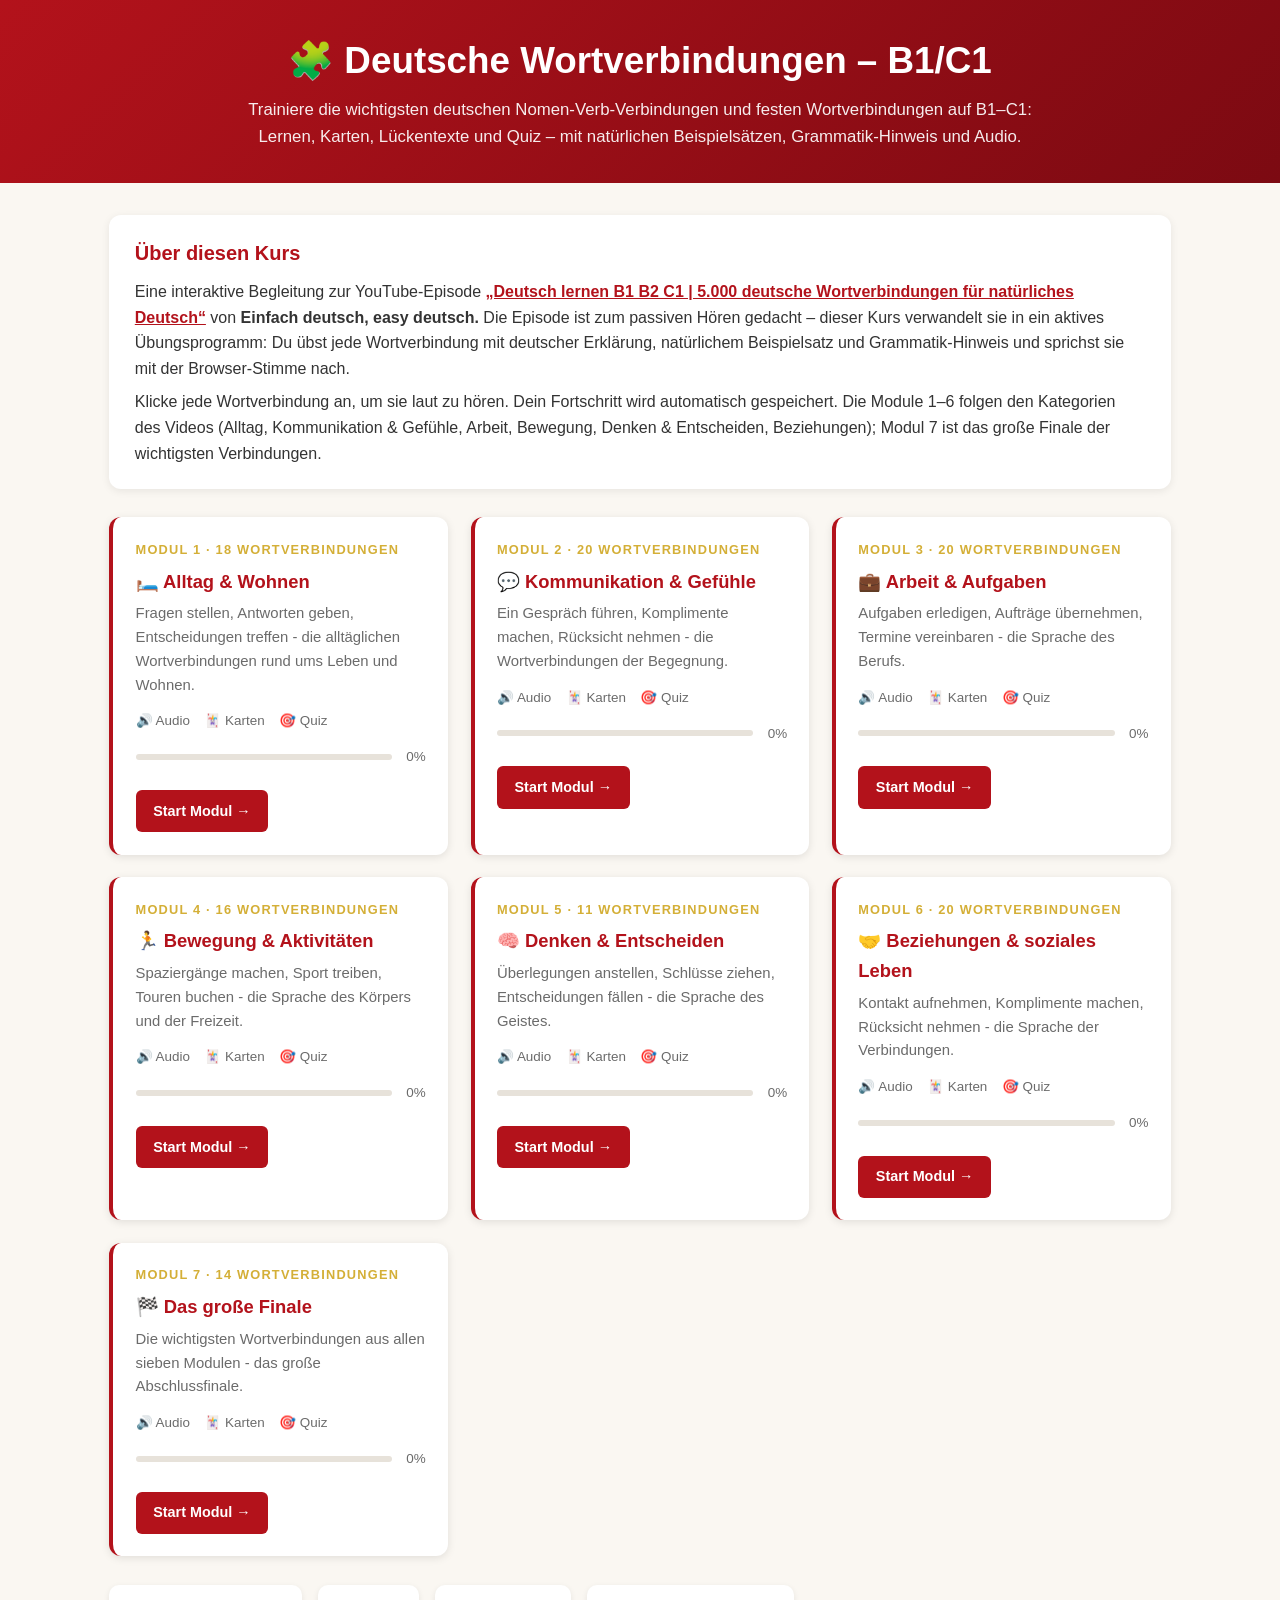
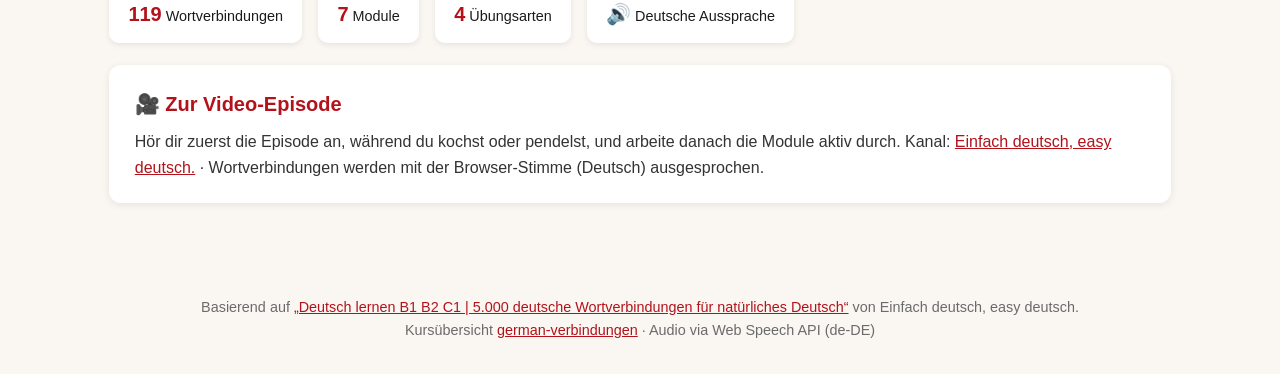
<file: index.html>
<!DOCTYPE html>
<html lang="de">
<head>
<meta charset="UTF-8">
<meta name="viewport" content="width=device-width, initial-scale=1.0">
<title>Wortverbindungen B1–C1 · Interaktive Karteikarten</title>
<style>* { margin: 0; padding: 0; box-sizing: border-box; }
:root { --red:#b3121b; --red-dark:#7c0a12; --gold:#d4af37; --black:#1a1a1a; --grey:#6b6b6b; --cream:#faf7f2; --bg:#f4f4f4; }
body { font-family:-apple-system,BlinkMacSystemFont,'Segoe UI',Roboto,sans-serif; background:var(--cream); color:var(--black); line-height:1.6; }
header { background:linear-gradient(135deg,var(--red) 0%,var(--red-dark) 100%); color:#fff; padding:2rem 1rem; text-align:center; }
header h1 { font-size:clamp(1.5rem,3vw,2.3rem); margin-bottom:.4rem; }
header p { opacity:.92; font-size:1.05rem; max-width:820px; margin:0 auto; }
.container { max-width:1100px; margin:0 auto; padding:2rem 1.2rem; }
.intro { background:#fff; border-radius:12px; padding:1.4rem 1.6rem; margin-bottom:1.8rem; box-shadow:0 2px 8px rgba(0,0,0,.08); }
.intro h2 { color:var(--red); margin-bottom:.6rem; font-size:1.25rem; }
.intro p { color:#333; }
.course-grid { display:grid; grid-template-columns:repeat(auto-fit,minmax(300px,1fr)); gap:1.4rem; margin-bottom:1.8rem; }
.card { background:#fff; border-radius:12px; box-shadow:0 2px 8px rgba(0,0,0,.1); overflow:hidden; transition:transform .2s,box-shadow .2s; border-left:4px solid var(--red); display:flex; flex-direction:column; }
.card:hover { transform:translateY(-3px); box-shadow:0 4px 16px rgba(0,0,0,.16); }
.card-body { padding:1.4rem; flex:1; }
.card .num { color:var(--gold); font-weight:700; font-size:.8rem; text-transform:uppercase; letter-spacing:1.2px; }
.card h3 { color:var(--red); margin:.4rem 0; font-size:1.15rem; }
.card p { color:var(--grey); font-size:.93rem; }
.card .meta { display:flex; gap:.9rem; font-size:.84rem; color:var(--grey); margin:.8rem 0; flex-wrap:wrap; }
.card .bar { height:6px; background:#e7e2da; border-radius:4px; flex:1; min-width:100px; overflow:hidden; align-self:center; }
.card .bar .fill { height:100%; background:linear-gradient(90deg,var(--red),#e0555d); transition:width .4s; }
.card .btn { display:inline-block; margin-top:.6rem; background:var(--red); color:#fff; padding:.6rem 1.1rem; border-radius:6px; text-decoration:none; font-weight:600; font-size:.9rem; text-align:center; transition:background .2s; }
.card .btn:hover { background:var(--red-dark); }
footer { text-align:center; padding:2rem 1rem; color:var(--grey); font-size:.9rem; }
footer a { color:var(--red); }
@media (max-width:600px){ header { padding:1.4rem 1rem; } .course-grid { grid-template-columns:1fr; } }
.stats { display:flex; gap:1rem; flex-wrap:wrap; margin-top:.8rem; }
.stat { background:#fff; border-radius:10px; padding:.8rem 1.2rem; box-shadow:0 2px 6px rgba(0,0,0,.08); font-size:.9rem; }
.stat b { color:var(--red); font-size:1.25rem; }</style>
</head>
<body>
<header>
  <h1>🧩 Deutsche Wortverbindungen – B1/C1</h1>
  <p>Trainiere die wichtigsten deutschen Nomen-Verb-Verbindungen und festen Wortverbindungen auf B1–C1: Lernen, Karten, Lückentexte und Quiz – mit natürlichen Beispielsätzen, Grammatik-Hinweis und Audio.</p>
</header>
<div class="container">
  <div class="intro">
    <h2>Über diesen Kurs</h2>
    <p>Eine interaktive Begleitung zur YouTube-Episode
    <a href="https://www.youtube.com/watch?v=2tygr202mYI" target="_blank" rel="noopener" style="color:var(--red)"><strong>„Deutsch lernen B1 B2 C1 | 5.000 deutsche Wortverbindungen für natürliches Deutsch“</strong></a>
    von <strong>Einfach deutsch, easy deutsch.</strong> Die Episode ist zum passiven Hören gedacht – dieser Kurs verwandelt sie in ein aktives Übungsprogramm: Du übst jede Wortverbindung mit deutscher Erklärung, natürlichem Beispielsatz und Grammatik-Hinweis und sprichst sie mit der Browser-Stimme nach.</p>
    <p style="margin-top:.5rem">Klicke jede Wortverbindung an, um sie laut zu hören. Dein Fortschritt wird automatisch gespeichert. Die Module 1–6 folgen den Kategorien des Videos (Alltag, Kommunikation &amp; Gefühle, Arbeit, Bewegung, Denken &amp; Entscheiden, Beziehungen); Modul 7 ist das große Finale der wichtigsten Verbindungen.</p>
  </div>
  <div class="course-grid">
<div class="card">
  <div class="card-body">
    <div class="num">Modul 1 · 18 Wortverbindungen</div>
    <h3>🛏️ Alltag &amp; Wohnen</h3>
    <p>Fragen stellen, Antworten geben, Entscheidungen treffen - die alltäglichen Wortverbindungen rund ums Leben und Wohnen.</p>
    <div class="meta">
      <span>🔊 Audio</span><span>🃏 Karten</span><span>🎯 Quiz</span>
      <div class="bar"><div class="fill" id="bar1" style="width:0%"></div></div>
      <span id="pct1">0%</span>
    </div>
    <a class="btn" href="01-alltag-wohnen/index.html">Start Modul →</a>
  </div>
</div>
<div class="card">
  <div class="card-body">
    <div class="num">Modul 2 · 20 Wortverbindungen</div>
    <h3>💬 Kommunikation &amp; Gefühle</h3>
    <p>Ein Gespräch führen, Komplimente machen, Rücksicht nehmen - die Wortverbindungen der Begegnung.</p>
    <div class="meta">
      <span>🔊 Audio</span><span>🃏 Karten</span><span>🎯 Quiz</span>
      <div class="bar"><div class="fill" id="bar2" style="width:0%"></div></div>
      <span id="pct2">0%</span>
    </div>
    <a class="btn" href="02-kommunikation-gefuehle/index.html">Start Modul →</a>
  </div>
</div>
<div class="card">
  <div class="card-body">
    <div class="num">Modul 3 · 20 Wortverbindungen</div>
    <h3>💼 Arbeit &amp; Aufgaben</h3>
    <p>Aufgaben erledigen, Aufträge übernehmen, Termine vereinbaren - die Sprache des Berufs.</p>
    <div class="meta">
      <span>🔊 Audio</span><span>🃏 Karten</span><span>🎯 Quiz</span>
      <div class="bar"><div class="fill" id="bar3" style="width:0%"></div></div>
      <span id="pct3">0%</span>
    </div>
    <a class="btn" href="03-arbeit-aufgaben/index.html">Start Modul →</a>
  </div>
</div>
<div class="card">
  <div class="card-body">
    <div class="num">Modul 4 · 16 Wortverbindungen</div>
    <h3>🏃 Bewegung &amp; Aktivitäten</h3>
    <p>Spaziergänge machen, Sport treiben, Touren buchen - die Sprache des Körpers und der Freizeit.</p>
    <div class="meta">
      <span>🔊 Audio</span><span>🃏 Karten</span><span>🎯 Quiz</span>
      <div class="bar"><div class="fill" id="bar4" style="width:0%"></div></div>
      <span id="pct4">0%</span>
    </div>
    <a class="btn" href="04-bewegung-aktivitaeten/index.html">Start Modul →</a>
  </div>
</div>
<div class="card">
  <div class="card-body">
    <div class="num">Modul 5 · 11 Wortverbindungen</div>
    <h3>🧠 Denken &amp; Entscheiden</h3>
    <p>Überlegungen anstellen, Schlüsse ziehen, Entscheidungen fällen - die Sprache des Geistes.</p>
    <div class="meta">
      <span>🔊 Audio</span><span>🃏 Karten</span><span>🎯 Quiz</span>
      <div class="bar"><div class="fill" id="bar5" style="width:0%"></div></div>
      <span id="pct5">0%</span>
    </div>
    <a class="btn" href="05-denken-entscheiden/index.html">Start Modul →</a>
  </div>
</div>
<div class="card">
  <div class="card-body">
    <div class="num">Modul 6 · 20 Wortverbindungen</div>
    <h3>🤝 Beziehungen &amp; soziales Leben</h3>
    <p>Kontakt aufnehmen, Komplimente machen, Rücksicht nehmen - die Sprache der Verbindungen.</p>
    <div class="meta">
      <span>🔊 Audio</span><span>🃏 Karten</span><span>🎯 Quiz</span>
      <div class="bar"><div class="fill" id="bar6" style="width:0%"></div></div>
      <span id="pct6">0%</span>
    </div>
    <a class="btn" href="06-beziehungen-soziales-leben/index.html">Start Modul →</a>
  </div>
</div>
<div class="card">
  <div class="card-body">
    <div class="num">Modul 7 · 14 Wortverbindungen</div>
    <h3>🏁 Das große Finale</h3>
    <p>Die wichtigsten Wortverbindungen aus allen sieben Modulen - das große Abschlussfinale.</p>
    <div class="meta">
      <span>🔊 Audio</span><span>🃏 Karten</span><span>🎯 Quiz</span>
      <div class="bar"><div class="fill" id="bar7" style="width:0%"></div></div>
      <span id="pct7">0%</span>
    </div>
    <a class="btn" href="07-finale/index.html">Start Modul →</a>
  </div>
</div></div>
  <div class="stats">
    <div class="stat"><b>119</b> Wortverbindungen</div>
    <div class="stat"><b>7</b> Module</div>
    <div class="stat"><b>4</b> Übungsarten</div>
    <div class="stat"><b>🔊</b> Deutsche Aussprache</div>
  </div>
  <div class="intro" style="margin-top:1.4rem">
    <h2>🎥 Zur Video-Episode</h2>
    <p>Hör dir zuerst die Episode an, während du kochst oder pendelst, und arbeite danach die Module aktiv durch. Kanal: <a href="https://www.youtube.com/@einfachdeutscheasydeutsch" target="_blank" rel="noopener" style="color:var(--red)">Einfach deutsch, easy deutsch.</a> · Wortverbindungen werden mit der Browser-Stimme (Deutsch) ausgesprochen.</p>
  </div>
</div>
<footer>
  <p>Basierend auf <a href="https://www.youtube.com/watch?v=2tygr202mYI" target="_blank">„Deutsch lernen B1 B2 C1 | 5.000 deutsche Wortverbindungen für natürliches Deutsch“</a> von Einfach deutsch, easy deutsch.</p>
  <p>Kursübersicht <a href="../index.html">german-verbindungen</a> · Audio via Web Speech API (de-DE)</p>
</footer>
<script>
const CATS = [{"id": 1, "verbs": 18}, {"id": 2, "verbs": 20}, {"id": 3, "verbs": 20}, {"id": 4, "verbs": 16}, {"id": 5, "verbs": 11}, {"id": 6, "verbs": 20}, {"id": 7, "verbs": 14}];
function fmt(){
  CATS.forEach(c=>{
    const p = parseInt(localStorage.getItem('gvw-progress-'+c.id)||'0',10);
    document.getElementById('pct'+c.id).textContent = Math.round(p)+'%';
    document.getElementById('bar'+c.id).style.width = Math.round(p)+'%';
  });
}
fmt();
window.addEventListener('storage', fmt);
</script>
</body>
</html>
</file>
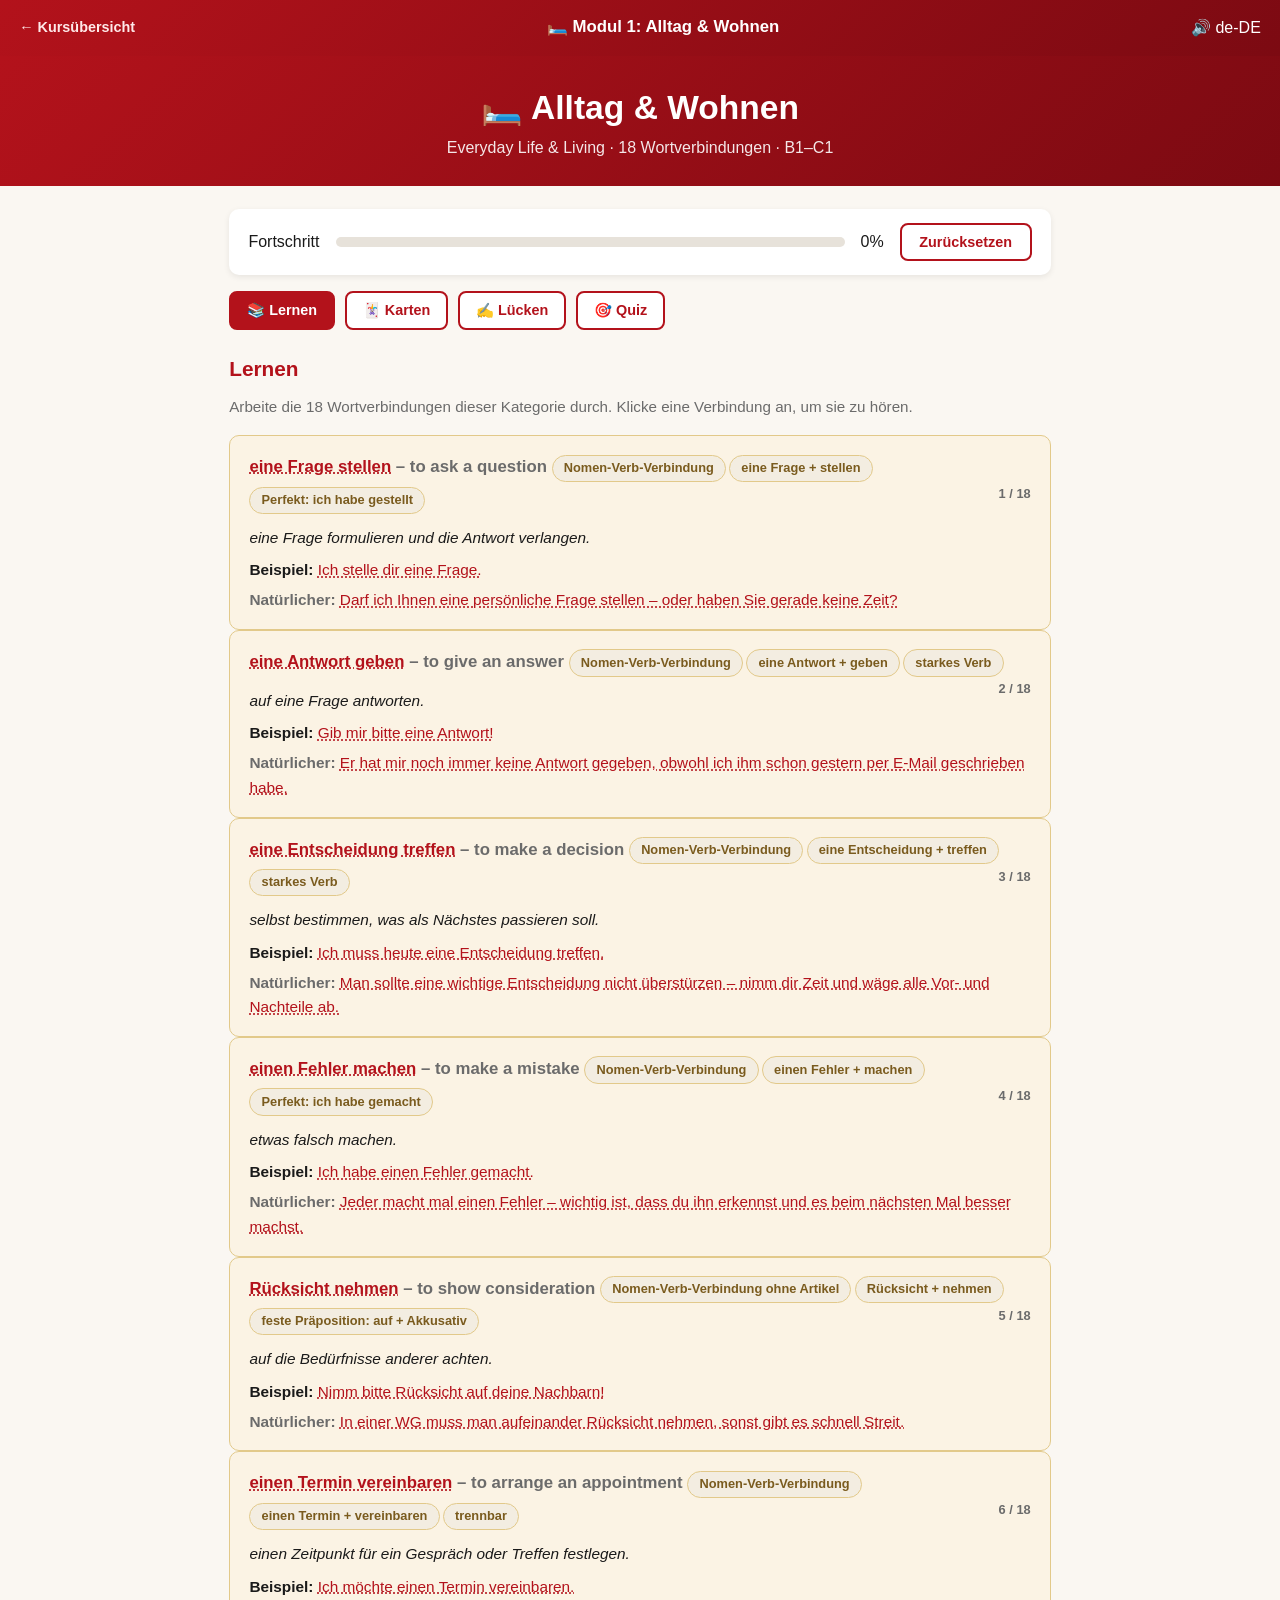
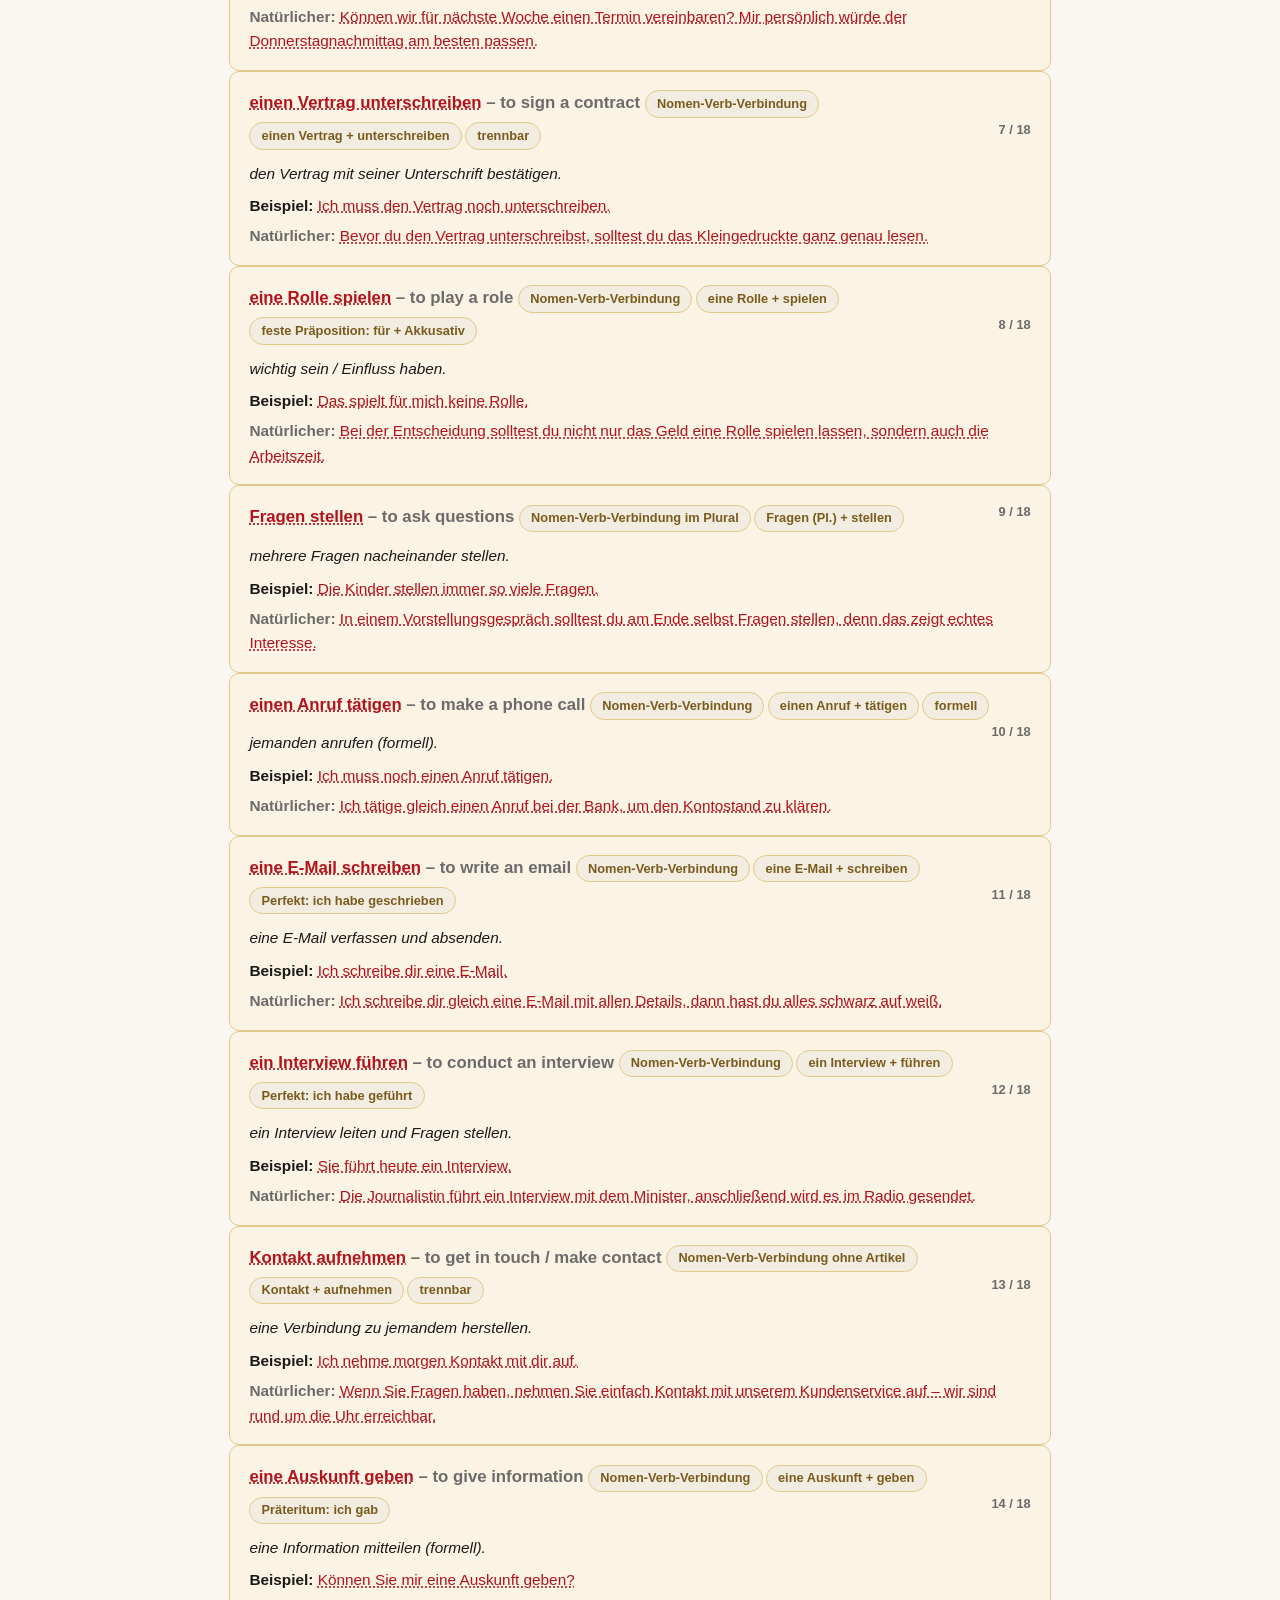
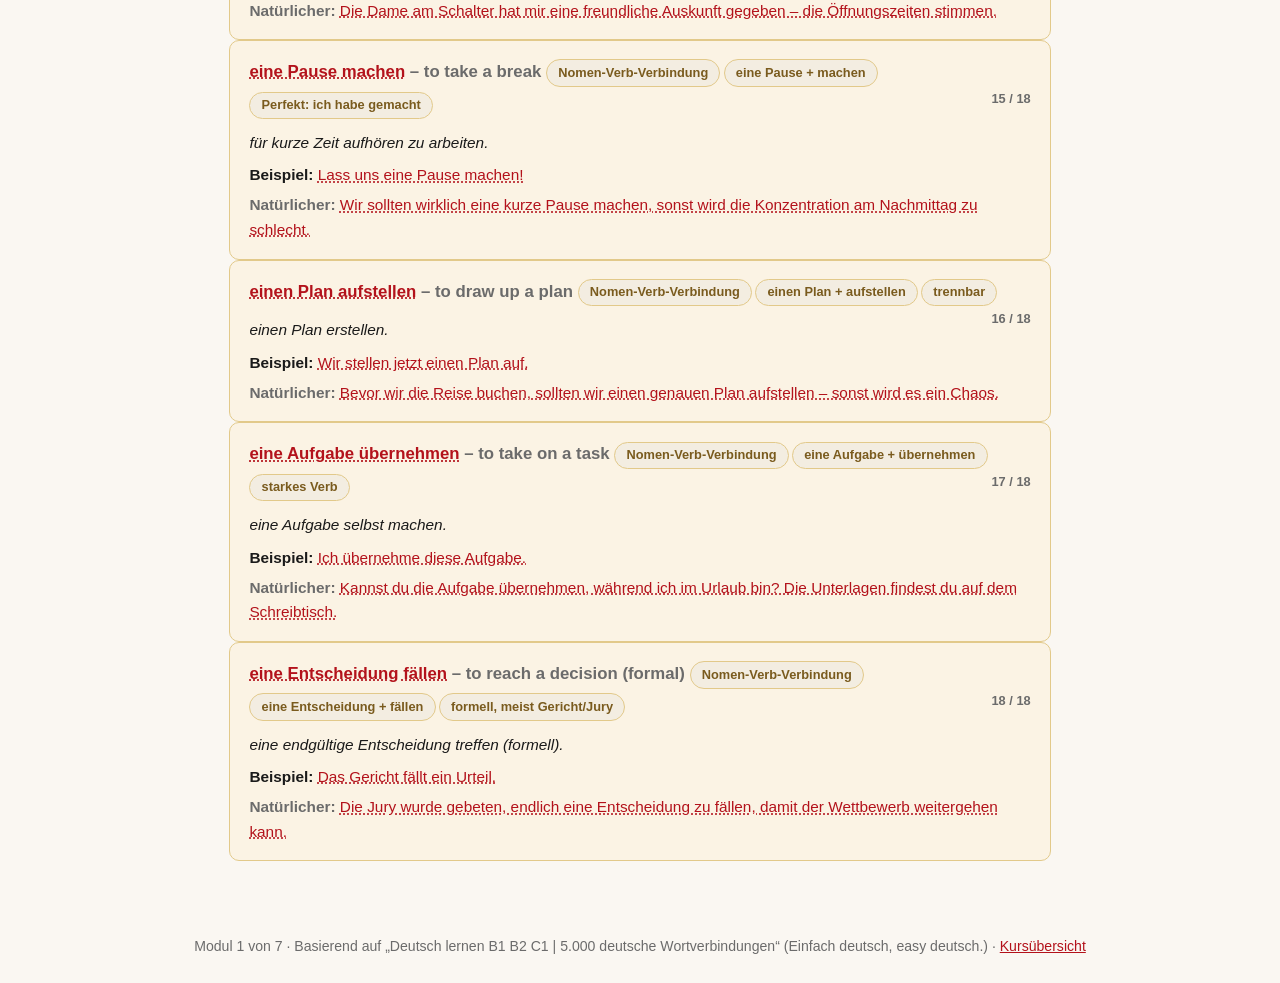
<file: 01-alltag-wohnen/index.html>
<!DOCTYPE html>
<html lang="de">
<head>
<meta charset="UTF-8">
<meta name="viewport" content="width=device-width, initial-scale=1.0">
<title>Modul 1: Alltag &amp; Wohnen – Wortverbindungen B1-C1</title>
<style>* { margin:0; padding:0; box-sizing:border-box; }
:root { --red:#b3121b; --red-dark:#7c0a12; --gold:#d4af37; --black:#1a1a1a; --grey:#6b6b6b; --cream:#faf7f2; }
body { font-family:-apple-system,BlinkMacSystemFont,'Segoe UI',Roboto,sans-serif; background:var(--cream); color:var(--black); line-height:1.6; }
.topbar { background:linear-gradient(135deg,var(--red) 0%,var(--red-dark) 100%); color:#fff; padding:.9rem 1.2rem; display:flex; justify-content:space-between; align-items:center; flex-wrap:wrap; gap:.5rem; }
.topbar a { color:#ffe9e9; text-decoration:none; font-weight:600; font-size:.9rem; }
.topbar .title { font-weight:700; font-size:1.05rem; }
header.hdr { background:linear-gradient(135deg,var(--red) 0%,var(--red-dark) 100%); color:#fff; padding:1.6rem 1.2rem; text-align:center; }
header.hdr h1 { font-size:clamp(1.4rem,3vw,2.1rem); }
header.hdr p { opacity:.9; }
.container { max-width:860px; margin:0 auto; padding:1.4rem 1.2rem 3rem; }
.tabs { display:flex; gap:.6rem; flex-wrap:wrap; margin-bottom:1.4rem; }
.tabbtn { border:2px solid var(--red); background:#fff; color:var(--red); padding:.55rem 1rem; border-radius:8px; font-weight:600; cursor:pointer; font-size:.9rem; transition:all .18s; }
.tabbtn.active { background:var(--red); color:#fff; }
.panel { display:none; }
.panel.active { display:block; }
.panel h2 { color:var(--red); margin-bottom:.6rem; font-size:1.3rem; }
.panel p.lede { color:var(--grey); margin-bottom:1rem; font-size:.95rem; }
.speak { color:var(--red); text-decoration:underline dotted; cursor:pointer; }
.progressbox { background:#fff; border-radius:10px; padding:.9rem 1.2rem; box-shadow:0 2px 6px rgba(0,0,0,.08); margin-bottom:1rem; display:flex; align-items:center; gap:1rem; flex-wrap:wrap; }
.progressbox .bar { flex:1; height:10px; background:#e7e2da; border-radius:6px; overflow:hidden; min-width:120px; }
.progressbox .bar .fill { height:100%; background:linear-gradient(90deg,var(--red),#e0555d); transition:width .3s; }
.btn { display:inline-block; background:var(--red); color:#fff; padding:.55rem 1.1rem; border-radius:8px; border:none; font-weight:600; font-size:.9rem; cursor:pointer; transition:background .18s; }
.btn:hover { background:var(--red-dark); }
.btn.gold { background:var(--gold); color:#1a1a1a; }
.btn.ghost { background:#fff; color:var(--red); border:2px solid var(--red); }
.qcard { background:#fff; border-radius:12px; padding:1.3rem 1.5rem; box-shadow:0 2px 8px rgba(0,0,0,.1); margin-bottom:1rem; }
.qcard .q { font-size:1.12rem; margin-bottom:.8rem; }
.qcard .q .german { font-weight:700; color:var(--red); }
.opts { display:grid; gap:.6rem; }
.opt { border:2px solid #ddd; background:#fff; padding:.7rem 1rem; border-radius:8px; cursor:pointer; font-size:.96rem; transition:all .15s; text-align:left; }
.opt:hover { border-color:var(--red); }
.opt.correct { background:#e9f7ec; border-color:#2e9e4f; }
.opt.wrong { background:#fdecec; border-color:#c0392b; }
.reveal { background:#fbf3e4; border:1px solid #e2c98a; border-radius:10px; padding:1rem 1.2rem; margin:.8rem 0 0; font-size:.96rem; }
.reveal .g { font-weight:700; color:var(--red); font-size:1.05rem; }
.reveal .en { color:var(--grey); }
.gramtag { display:inline-block; background:#f3ede1; color:#7a5b1e; border:1px solid #e2c98a; border-radius:20px; padding:.15rem .7rem; font-size:.8rem; margin:.15rem .2rem .15rem 0; }
.navbtns { display:flex; gap:.7rem; margin-top:1rem; flex-wrap:wrap; }
.flipcard { perspective:1000px; cursor:pointer; }
.flipcard .inner { position:relative; width:100%; min-height:220px; transition:transform .5s; transform-style:preserve-3d; }
.flipcard.flipped .inner { transform:rotateY(180deg); }
.face { position:absolute; inset:0; backface-visibility:hidden; -webkit-backface-visibility:hidden; border-radius:14px; padding:1.4rem; display:flex; flex-direction:column; justify-content:center; align-items:center; text-align:center; box-shadow:0 4px 14px rgba(0,0,0,.12); }
.face.front { background:#fff; border:2px solid var(--red); }
.face.front .verb { font-size:1.8rem; font-weight:800; color:var(--red); }
.face.front .hint { color:var(--grey); margin-top:.5rem; font-size:.95rem; }
.face.back { background:var(--red); color:#fff; transform:rotateY(180deg); }
.face.back .en { font-size:1.3rem; font-weight:700; margin-bottom:.6rem; }
.face.back .sent { opacity:.92; }
.empty-note { color:var(--grey); font-size:.9rem; margin-top:.4rem; }
.feedback { font-weight:700; margin-top:.6rem; }
.feedback.ok { color:#2e9e4f; }
.feedback.no { color:#c0392b; }
.feedback.sol { color:var(--grey); font-size:.9rem; font-weight:500; margin-top:.3rem; }
.speak.inline { font-size:.85rem; margin-left:.4rem; }
.qtype { font-size:.85rem; color:var(--grey); margin-bottom:.5rem; }
.qtype-tag { display:inline-block; background:var(--red); color:#fff; border-radius:20px; padding:.12rem .75rem; font-size:.78rem; font-weight:700; text-transform:uppercase; letter-spacing:.4px; vertical-align:middle; }
.qcard.results { text-align:center; border-top:5px solid var(--gold); }
.qcard.results h3 { color:var(--red); margin-bottom:.4rem; font-size:1.4rem; }
.qcard.results .bigscore { font-size:1.15rem; margin:.6rem 0 1rem; }
.qcard.results .navbtns { justify-content:center; }
@media (max-width:560px){ .flipcard .inner { min-height:190px; } .face.front .verb { font-size:1.4rem; } }</style>
</head>
<body>
<div class="topbar"><a href="../index.html">← Kursübersicht</a><span class="title">🛏️ Modul 1: Alltag &amp; Wohnen</span><span>🔊 de-DE</span></div>
<header class="hdr"><h1>🛏️ Alltag &amp; Wohnen</h1><p>Everyday Life &amp; Living · 18 Wortverbindungen · B1–C1</p></header>
<div class="container">
  <div class="progressbox">
    <span>Fortschritt</span>
    <div class="bar"><div class="fill" id="progFill" style="width:0%"></div></div>
    <span id="progPct">0%</span>
    <button class="btn ghost" onclick="resetProg()">Zurücksetzen</button>
  </div>

  <div class="tabs">
    <button class="tabbtn active" data-tab="study">📚 Lernen</button>
    <button class="tabbtn" data-tab="drill">🃏 Karten</button>
    <button class="tabbtn" data-tab="fill">✍️ Lücken</button>
    <button class="tabbtn" data-tab="quiz">🎯 Quiz</button>
  </div>

  <section class="panel active" id="panel-study">
    <h2>Lernen</h2>
    <p class="lede">Arbeite die 18 Wortverbindungen dieser Kategorie durch. Klicke eine Verbindung an, um sie zu hören.</p>
    <div id="studyList"></div>
  </section>

  <section class="panel" id="panel-drill">
    <h2>Karten</h2>
    <p class="lede">Sieh die deutsche Wortverbindung und versuche die englische Bedeutung zu erinnern. Dreh die Karte um, um die Lösung zu sehen.</p>
    <div class="progressbox"><span>Karte</span><span id="drillPos">1 / 18</span><div class="bar"><div class="fill" id="drillFill" style="width:0%"></div></div></div>
    <div class="flipcard" id="flipcard" onclick="flip()">
      <div class="inner">
        <div class="face front">
          <div class="speak" id="drillVerb"></div>
          <div class="hint">Klicke für die Auflösung</div>
        </div>
        <div class="face back"><div class="en" id="drillEn"></div><div class="sent" id="drillSent"></div></div>
      </div>
    </div>
    <div class="navbtns">
      <button class="btn ghost" onclick="drillPrev()">← Zurück</button>
      <button class="btn" onclick="drillNext()">Weiter →</button>
    </div>
    <p class="empty-note">Karten durchlaufen die Wortverbindungen in zufälliger Reihenfolge.</p>
  </section>

  <section class="panel" id="panel-fill">
    <h2>Lücken füllen</h2>
    <p class="lede">Vervollständige den Beispielsatz mit dem passenden Schlüsselwort der Wortverbindung.</p>
    <div class="progressbox"><span>Frage</span><span id="fillPos">1 / 10</span><div class="bar"><div class="fill" id="fillFill" style="width:0%"></div></div><span>Punkte</span><span id="fillScore">0 / 0</span></div>
    <div id="fillQ"></div>
    <div class="navbtns"><button class="btn ghost" onclick="fillReset()">Neu mischen</button></div>
    <p class="empty-note">10 zufällige Sätze aus dieser Kategorie. Wähle die richtige Ergänzung und klicke auf „Weiter“.</p>
  </section>

  <section class="panel" id="panel-quiz">
    <h2>Quiz</h2>
    <p class="lede">10 gemischte Fragetypen: Übersetzung, Bedeutung, Verbindung im Satz und Grammatik. Jede Frage ist oben beschriftet – antworte und klicke auf „Weiter“.</p>
    <div class="progressbox"><span>Frage</span><span id="quizPos">1 / 10</span><div class="bar"><div class="fill" id="quizFill" style="width:0%"></div></div><span>Punkte</span><span id="quizScore">0 / 0</span></div>
    <div id="quizQ"></div>
    <div class="navbtns"><button class="btn ghost" onclick="quizReset()">Neu mischen</button></div>
    <p class="empty-note">10 Fragen, gemischt aus allen 18 Wortverbindungen.</p>
  </section>
</div>
<footer style="text-align:center;padding:1.6rem;color:var(--grey);font-size:.88rem">
  <p>Modul 1 von 7 · Basierend auf „Deutsch lernen B1 B2 C1 | 5.000 deutsche Wortverbindungen“ (Einfach deutsch, easy deutsch.) · <a href="../index.html" style="color:var(--red)">Kursübersicht</a></p>
</footer>
<script>
const VERBS = [{"v": "eine Frage stellen", "en": "to ask a question", "meaning": "eine Frage formulieren und die Antwort verlangen.", "example": "Ich stelle dir eine Frage.", "natural": "Darf ich Ihnen eine persönliche Frage stellen – oder haben Sie gerade keine Zeit?", "grammar": "Nomen-Verb-Verbindung · eine Frage + stellen · Perfekt: ich habe gestellt"}, {"v": "eine Antwort geben", "en": "to give an answer", "meaning": "auf eine Frage antworten.", "example": "Gib mir bitte eine Antwort!", "natural": "Er hat mir noch immer keine Antwort gegeben, obwohl ich ihm schon gestern per E-Mail geschrieben habe.", "grammar": "Nomen-Verb-Verbindung · eine Antwort + geben · starkes Verb"}, {"v": "eine Entscheidung treffen", "en": "to make a decision", "meaning": "selbst bestimmen, was als Nächstes passieren soll.", "example": "Ich muss heute eine Entscheidung treffen.", "natural": "Man sollte eine wichtige Entscheidung nicht überstürzen – nimm dir Zeit und wäge alle Vor- und Nachteile ab.", "grammar": "Nomen-Verb-Verbindung · eine Entscheidung + treffen · starkes Verb"}, {"v": "einen Fehler machen", "en": "to make a mistake", "meaning": "etwas falsch machen.", "example": "Ich habe einen Fehler gemacht.", "natural": "Jeder macht mal einen Fehler – wichtig ist, dass du ihn erkennst und es beim nächsten Mal besser machst.", "grammar": "Nomen-Verb-Verbindung · einen Fehler + machen · Perfekt: ich habe gemacht"}, {"v": "Rücksicht nehmen", "en": "to show consideration", "meaning": "auf die Bedürfnisse anderer achten.", "example": "Nimm bitte Rücksicht auf deine Nachbarn!", "natural": "In einer WG muss man aufeinander Rücksicht nehmen, sonst gibt es schnell Streit.", "grammar": "Nomen-Verb-Verbindung ohne Artikel · Rücksicht + nehmen · feste Präposition: auf + Akkusativ"}, {"v": "einen Termin vereinbaren", "en": "to arrange an appointment", "meaning": "einen Zeitpunkt für ein Gespräch oder Treffen festlegen.", "example": "Ich möchte einen Termin vereinbaren.", "natural": "Können wir für nächste Woche einen Termin vereinbaren? Mir persönlich würde der Donnerstagnachmittag am besten passen.", "grammar": "Nomen-Verb-Verbindung · einen Termin + vereinbaren · trennbar"}, {"v": "einen Vertrag unterschreiben", "en": "to sign a contract", "meaning": "den Vertrag mit seiner Unterschrift bestätigen.", "example": "Ich muss den Vertrag noch unterschreiben.", "natural": "Bevor du den Vertrag unterschreibst, solltest du das Kleingedruckte ganz genau lesen.", "grammar": "Nomen-Verb-Verbindung · einen Vertrag + unterschreiben · trennbar"}, {"v": "eine Rolle spielen", "en": "to play a role", "meaning": "wichtig sein / Einfluss haben.", "example": "Das spielt für mich keine Rolle.", "natural": "Bei der Entscheidung solltest du nicht nur das Geld eine Rolle spielen lassen, sondern auch die Arbeitszeit.", "grammar": "Nomen-Verb-Verbindung · eine Rolle + spielen · feste Präposition: für + Akkusativ"}, {"v": "Fragen stellen", "en": "to ask questions", "meaning": "mehrere Fragen nacheinander stellen.", "example": "Die Kinder stellen immer so viele Fragen.", "natural": "In einem Vorstellungsgespräch solltest du am Ende selbst Fragen stellen, denn das zeigt echtes Interesse.", "grammar": "Nomen-Verb-Verbindung im Plural · Fragen (Pl.) + stellen"}, {"v": "einen Anruf tätigen", "en": "to make a phone call", "meaning": "jemanden anrufen (formell).", "example": "Ich muss noch einen Anruf tätigen.", "natural": "Ich tätige gleich einen Anruf bei der Bank, um den Kontostand zu klären.", "grammar": "Nomen-Verb-Verbindung · einen Anruf + tätigen · formell"}, {"v": "eine E-Mail schreiben", "en": "to write an email", "meaning": "eine E-Mail verfassen und absenden.", "example": "Ich schreibe dir eine E-Mail.", "natural": "Ich schreibe dir gleich eine E-Mail mit allen Details, dann hast du alles schwarz auf weiß.", "grammar": "Nomen-Verb-Verbindung · eine E-Mail + schreiben · Perfekt: ich habe geschrieben"}, {"v": "ein Interview führen", "en": "to conduct an interview", "meaning": "ein Interview leiten und Fragen stellen.", "example": "Sie führt heute ein Interview.", "natural": "Die Journalistin führt ein Interview mit dem Minister, anschließend wird es im Radio gesendet.", "grammar": "Nomen-Verb-Verbindung · ein Interview + führen · Perfekt: ich habe geführt"}, {"v": "Kontakt aufnehmen", "en": "to get in touch / make contact", "meaning": "eine Verbindung zu jemandem herstellen.", "example": "Ich nehme morgen Kontakt mit dir auf.", "natural": "Wenn Sie Fragen haben, nehmen Sie einfach Kontakt mit unserem Kundenservice auf – wir sind rund um die Uhr erreichbar.", "grammar": "Nomen-Verb-Verbindung ohne Artikel · Kontakt + aufnehmen · trennbar"}, {"v": "eine Auskunft geben", "en": "to give information", "meaning": "eine Information mitteilen (formell).", "example": "Können Sie mir eine Auskunft geben?", "natural": "Die Dame am Schalter hat mir eine freundliche Auskunft gegeben – die Öffnungszeiten stimmen.", "grammar": "Nomen-Verb-Verbindung · eine Auskunft + geben · Präteritum: ich gab"}, {"v": "eine Pause machen", "en": "to take a break", "meaning": "für kurze Zeit aufhören zu arbeiten.", "example": "Lass uns eine Pause machen!", "natural": "Wir sollten wirklich eine kurze Pause machen, sonst wird die Konzentration am Nachmittag zu schlecht.", "grammar": "Nomen-Verb-Verbindung · eine Pause + machen · Perfekt: ich habe gemacht"}, {"v": "einen Plan aufstellen", "en": "to draw up a plan", "meaning": "einen Plan erstellen.", "example": "Wir stellen jetzt einen Plan auf.", "natural": "Bevor wir die Reise buchen, sollten wir einen genauen Plan aufstellen – sonst wird es ein Chaos.", "grammar": "Nomen-Verb-Verbindung · einen Plan + aufstellen · trennbar"}, {"v": "eine Aufgabe übernehmen", "en": "to take on a task", "meaning": "eine Aufgabe selbst machen.", "example": "Ich übernehme diese Aufgabe.", "natural": "Kannst du die Aufgabe übernehmen, während ich im Urlaub bin? Die Unterlagen findest du auf dem Schreibtisch.", "grammar": "Nomen-Verb-Verbindung · eine Aufgabe + übernehmen · starkes Verb"}, {"v": "eine Entscheidung fällen", "en": "to reach a decision (formal)", "meaning": "eine endgültige Entscheidung treffen (formell).", "example": "Das Gericht fällt ein Urteil.", "natural": "Die Jury wurde gebeten, endlich eine Entscheidung zu fällen, damit der Wettbewerb weitergehen kann.", "grammar": "Nomen-Verb-Verbindung · eine Entscheidung + fällen · formell, meist Gericht/Jury"}];
const CATID = 1;
// =============================================================
//  300 Deutsche Verben - module app logic
//  Expects VERBS (array) and CATID (int) defined before this file.
// =============================================================
const N = VERBS.length;
const KEY = 'gv-progress-' + CATID;

const TTS = (() => {
  const u = ('speechSynthesis' in window) ? window.speechSynthesis : null;
  let voice = null;
  if (u) {
    const pick = () => {
      const vs = u.getVoices();
      voice = vs.find(v => v.lang === 'de-DE') || vs.find(v => v.lang && v.lang.slice(0, 2) === 'de') || null;
    };
    pick();
    u.onvoiceschanged = pick;
  }
  return {
    ok: !!u,
    speak(t) {
      if (!u) return;
      u.cancel();
      const x = new SpeechSynthesisUtterance(t);
      x.lang = 'de-DE';
      x.rate = 0.92;
      if (voice) x.voice = voice;
      u.speak(x);
    }
  };
})();

window.speak = function (t) { TTS.speak(t); };

function escHtml(s) {
  return String(s).replace(/&/g, '&amp;').replace(/</g, '&lt;').replace(/>/g, '&gt;');
}

function q(tag, attrs, html) {
  const el = document.createElement(tag);
  for (const k in attrs) el.setAttribute(k, attrs[k]);
  if (html != null) el.innerHTML = html;
  return el;
}

// ---------- progress ----------
function setProg(p) {
  p = Math.max(0, Math.min(100, Math.round(p)));
  localStorage.setItem(KEY, p);
  const f = document.getElementById('progFill');
  const t = document.getElementById('progPct');
  if (f) f.style.width = p + '%';
  if (t) t.textContent = p + '%';
}
function getProg() { return parseInt(localStorage.getItem(KEY) || '0', 10); }
function resetProg() {
  if (confirm('Fortschritt zurücksetzen?')) {
    localStorage.removeItem(KEY);
    setProg(0);
  }
}
setProg(getProg());

// ---------- tabs ----------
document.querySelectorAll('.tabbtn').forEach(b => b.addEventListener('click', () => {
  document.querySelectorAll('.tabbtn').forEach(x => x.classList.remove('active'));
  document.querySelectorAll('.panel').forEach(x => x.classList.remove('active'));
  b.classList.add('active');
  document.getElementById('panel-' + b.dataset.tab).classList.add('active');
}));

// ---------- helpers ----------
function shuffle(a) {
  const arr = a.slice();
  for (let i = arr.length - 1; i > 0; i--) {
    const j = Math.floor(Math.random() * (i + 1));
    [arr[i], arr[j]] = [arr[j], arr[i]];
  }
  return arr;
}

// Full infinitive without the reflexive "sich/mich/dich" part
function infinitiveOf(v) {
  return String(v).replace(/^(sich|mich|dich)\s+/i, '');
}

// Main verb stem: infinitive minus separable prefix + reflexive + (e)n ending
function verbRoot(vv) {
  let s = infinitiveOf(vv);
  const prefixes = ['zurück', 'zusammen', 'entgegen', 'vorbei', 'weiter', 'mit', 'nach', 'vor', 'aus', 'auf', 'an',
    'ab', 'bei', 'ein', 'los', 'zu', 'teil', 'fern', 'fest'];
  for (const p of prefixes) {
    if (s.startsWith(p) && s.length > p.length + 3) { s = s.slice(p.length); break; }
  }
  let root = s.replace(/(en|ern|eln)$/, '');
  if (root.length < 3) root = s.replace(/en$/, '');
  if (root.length < 3) root = s;
  return root;
}

// ---------- cloze builder (shared by Lücken & Quiz) ----------
function clozeFor(v) {
  const root = verbRoot(v.v);
  if (root.length < 3) return null;
  const re = new RegExp('\\b(' + root.replace(/[.*+?^${}()|[\]\\]/g, '\\$&') + ')[a-zäöüß]*\\b', 'i');
  for (const c of [{ s: v.example, label: 'Beispiel' }, { s: v.natural, label: 'Natürlicher' }]) {
    const m = c.s.match(re);
    if (m) {
      return {
        blanked: c.s.slice(0, m.index) + '______' + c.s.slice(m.index + m[0].length),
        original: c.s,
        label: c.label,
        hit: m[0]
      };
    }
  }
  return null;
}

// 4 full-infinitive options (1 correct + 3 distractors)
function verbOptions(correctVerb) {
  const seen = new Set([infinitiveOf(correctVerb).toLowerCase()]);
  const opts = [correctVerb];
  const pool = shuffle(VERBS.map(v => v.v));
  for (const w of pool) {
    const key = infinitiveOf(w).toLowerCase();
    if (!seen.has(key)) { seen.add(key); opts.push(w); }
    if (opts.length === 4) break;
  }
  while (opts.length < 4) opts.push(correctVerb);
  return shuffle(opts);
}

// simple grammar category for the Grammatik question type
function gramTag(v) {
  const g = (v.grammar || '').toLowerCase();
  if (g.indexOf('trennbar') > -1) return 'trennbar';
  if (g.indexOf('reflexiv') > -1) return 'reflexiv';
  if (g.indexOf('modalverb') > -1) return 'Modalverb';
  if (g.indexOf('hilfsverb') > -1) return 'Hilfsverb';
  if (g.indexOf('starkes verb') > -1) return 'starkes Verb';
  return 'regelmäßig';
}

// ---------- study ----------
(function () {
  const list = document.getElementById('studyList');
  VERBS.forEach((v, i) => {
    const tags = escHtml(v.grammar).split('·').map(g => `<span class="gramtag">${g.trim()}</span>`).join('');
    const card = q('div', { className: 'qcard' }, `
      <div class="reveal" style="margin:0">
        <div class="g"><span class="speak" data-speak="verb">${escHtml(v.v)}</span>
          <span class="en">– ${escHtml(v.en)}</span> ${tags}
          <span style="float:right;color:var(--grey);font-size:.8rem">${i + 1} / ${N}</span>
        </div>
        <div style="margin-top:.6rem"><em>${escHtml(v.meaning)}</em></div>
        <div style="margin-top:.5rem"><b>Beispiel:</b> <span class="speak" data-speak="example">${escHtml(v.example)}</span></div>
        <div style="margin-top:.35rem;color:var(--grey)"><b>Natürlicher:</b> <span class="speak" data-speak="natural">${escHtml(v.natural)}</span></div>
      </div>`);
    card.querySelectorAll('.speak[data-speak]').forEach(sp => {
      sp.addEventListener('click', e => {
        e.stopPropagation();
        const kind = sp.dataset.speak;
        TTS.speak(kind === 'verb' ? v.v : kind === 'example' ? v.example : v.natural);
      });
    });
    list.appendChild(card);
  });
})();

// ---------- drill (flashcards) ----------
let drillOrder = shuffle([...Array(N).keys()]);
let drillIdx = 0;

function setDrill() {
  const v = VERBS[drillOrder[drillIdx]];
  const card = document.getElementById('flipcard');
  card.classList.remove('flipped');
  const verbEl = document.getElementById('drillVerb');
  verbEl.className = 'verb speak';
  verbEl.textContent = v.v;
  verbEl.onclick = (e) => { e.stopPropagation(); TTS.speak(v.v); };
  document.getElementById('drillEn').textContent = v.en + ' · ' + v.meaning;
  document.getElementById('drillSent').innerHTML =
    '<b>Beispiel:</b> ' + escHtml(v.example) + '<br><b>Natürlicher:</b> ' + escHtml(v.natural);
  document.getElementById('drillPos').textContent = (drillIdx + 1) + ' / ' + N;
  document.getElementById('drillFill').style.width = ((drillIdx + 1) / N * 100) + '%';
}
function flip() { document.getElementById('flipcard').classList.toggle('flipped'); }
function drillNext() {
  if (drillIdx === N - 1) {
    drillOrder = shuffle([...Array(N).keys()]);
    drillIdx = 0;
  } else {
    drillIdx++;
  }
  setDrill();
  setProg(getProg() + Math.max(1, Math.round(100 / N)));
}
function drillPrev() {
  if (drillIdx === 0) { setDrill(); return; }
  drillIdx--;
  setDrill();
}
setDrill();

// =============================================================
//  LÜCKEN (Welches Verb passt?)
// =============================================================
const ROUND_LEN = 10;
let fillItems = [], fillIdx = 0, fillScore = 0, fillAnswered = 0;

function fillScoreElt() { return document.getElementById('fillScore'); }

function genFill() {
  fillItems = shuffle(VERBS.map((v, i) => ({ v, i }))).slice(0, ROUND_LEN);
  fillIdx = 0; fillScore = 0; fillAnswered = 0;
  fillShow();
}

function fillProgress() {
  document.getElementById('fillPos').textContent = (fillIdx + 1) + ' / ' + ROUND_LEN;
  document.getElementById('fillFill').style.width = ((fillIdx + 1) / ROUND_LEN * 100) + '%';
  if (fillScoreElt()) fillScoreElt().textContent = fillScore + ' / ' + fillAnswered + ' richtig';
}

function fillShow() {
  fillProgress();
  const it = fillItems[fillIdx];
  const v = VERBS[it.i];
  const cloze = clozeFor(v);
  const opts = verbOptions(v.v);

  let inner;
  if (cloze) {
    inner = `
      <p class="qtype">Welches Verb passt in den Satz? <span class="qtype-tag">${cloze.label}</span></p>
      <div class="q"><em>„${escHtml(cloze.blanked)}“</em>
        <span class="speak inline" data-say="${escHtml(cloze.original)}">🔊 anhören</span></div>
      <div class="opts">${opts.map(o => `<button class="opt" data-ok="${o === v.v ? '1' : '0'}">${escHtml(o)}</button>`).join('')}</div>`;
  } else {
    // fallback: meaning-based (if no sentence could be blanked)
    inner = `
      <p class="qtype">Welches Verb passt zur Bedeutung?</p>
      <div class="q"><em>„${escHtml(v.meaning)}“</em></div>
      <div class="opts">${opts.map(o => `<button class="opt" data-ok="${o === v.v ? '1' : '0'}">${escHtml(o)}</button>`).join('')}</div>`;
  }
  const box = q('div', { className: 'qcard' }, inner + `<div id="fillFb"></div>`);
  box.querySelectorAll('.opt').forEach(b => b.addEventListener('click', () => fillPick(b, v)));
  box.querySelectorAll('.speak[data-say]').forEach(sp => sp.addEventListener('click', e => { e.stopPropagation(); TTS.speak(sp.dataset.say); }));
  const host = document.getElementById('fillQ');
  host.innerHTML = '';
  host.appendChild(box);
}

function fillPick(btn, v) {
  if (btn.disabled) return;
  boxdisabled('#fillQ .opt');
  const ok = btn.dataset.ok === '1';
  btn.classList.add(ok ? 'correct' : 'wrong');
  fillAnswered++;
  if (ok) fillScore++;

  const cloze = clozeFor(v);
  const fb = document.getElementById('fillFb');
  const sol = cloze
    ? `Die Lösung: <span class="speak" data-sol="${escHtml(cloze.original)}">„${escHtml(cloze.original)}“</span>`
    : `Die Lösung: <b>${escHtml(v.v)}</b>`;

  fb.innerHTML = (ok
    ? `<div class="feedback ok">Richtig! 🎉</div>`
    : `<div class="feedback no">Nicht ganz – <b>${escHtml(v.v)}</b> (${escHtml(v.en)})</div>`)
    + `<div class="feedback sol">${sol}</div>`;

  fb.querySelectorAll('.speak').forEach(sp => sp.addEventListener('click', e => { e.stopPropagation(); TTS.speak(sp.dataset.sol); }));

  fillProgress();
  setProg(getProg() + 1);

  const btnWrap = q('div', { className: 'navbtns' },
    fillIdx < ROUND_LEN - 1
      ? `<button class="btn">Weiter →</button>`
      : `<button class="btn">Ergebnis anzeigen 🏁</button>`);
  btnWrap.querySelector('button').addEventListener('click', () => {
    if (fillIdx < ROUND_LEN - 1) { fillIdx++; fillShow(); }
    else fillResult();
  });
  fb.appendChild(btnWrap);
}

function fillResult() {
  const host = document.getElementById('fillQ');
  host.innerHTML = '';
  const card = q('div', { className: 'qcard results' }, `
    <h3>🏁 Runde geschafft</h3>
    <p class="bigscore">Du hast <b>${fillScore}</b> von <b>${ROUND_LEN}</b> Sätzen richtig ergänzt.</p>
    <div class="navbtns">
      <button class="btn" id="fillAgain">Nochmal spielen</button>
      <button class="btn ghost" onclick="document.querySelector('[data-tab=drill]').click()">Zu den Karten</button>
    </div>`);
  card.querySelector('#fillAgain').addEventListener('click', genFill);
  host.appendChild(card);
  fillProgress();
}
function boxdisabled(sel) { [...document.querySelectorAll(sel)].forEach(o => o.disabled = true); }
function fillReset() { genFill(); }
genFill();

// =============================================================
//  QUIZ
// =============================================================
let quizItems = [], quizIdx = 0, quizScore = 0, quizAnswered = 0;

function quizScoreElt() { return document.getElementById('quizScore'); }

function genQuiz() {
  quizItems = shuffle(VERBS.map((v, i) => ({ v, i }))).slice(0, ROUND_LEN);
  quizIdx = 0; quizScore = 0; quizAnswered = 0;
  quizShow();
}

function quizProgress() {
  document.getElementById('quizPos').textContent = (quizIdx + 1) + ' / ' + ROUND_LEN;
  document.getElementById('quizFill').style.width = ((quizIdx + 1) / ROUND_LEN * 100) + '%';
  if (quizScoreElt()) quizScoreElt().textContent = quizScore + ' / ' + quizAnswered + ' richtig';
}

function quizShow() {
  quizProgress();
  const it = quizItems[quizIdx];
  const v = VERBS[it.i];

  // pick the question type for this item (fixed per item -> predictable)
  const tpl = (it.i * 7 + quizIdx) % 4;
  const pool = shuffle(VERBS.filter(x => x.i !== it.i));

  let badge, qhtml, opts, correct = v.v;

  if (tpl === 0) {            // Englisch -> Deutsch
    badge = 'Englisch → Deutsch';
    qhtml = `Wie heißt dieses Verb auf Deutsch? <span class="speak inline" data-say="${escHtml(v.v)}">🔊 anhören</span>`;
    opts = verbOptions(v.v);
  } else if (tpl === 1) {     // Deutsch -> Englisch
    badge = 'Deutsch → Englisch';
    correct = v.en;
    qhtml = `Was bedeutet „<b>${escHtml(v.v)}</b>“?`;
    const seen = new Set([v.en]); const o = [v.en];
    for (const d of pool) { if (!seen.has(d.en.toLowerCase())) { seen.add(d.en.toLowerCase()); o.push(d.en); } if (o.length === 4) break; }
    opts = shuffle(o);
  } else if (tpl === 2) {     // Satz -> Welches Verb?
    badge = 'Im Satz';
    const cloze = clozeFor(v);
    correct = v.v;
    if (cloze) {
      qhtml = `Welches Verb passt in den Satz? <span class="speak inline" data-say="${escHtml(cloze.original)}">🔊 anhören</span>
        <div class="q" style="margin-top:.6rem"><em>„${escHtml(cloze.blanked)}“</em></div>`;
    } else {
      qhtml = `Welches Verb hat diese Bedeutung? „<em>${escHtml(v.meaning)}</em>“`;
    }
    opts = verbOptions(v.v);
  } else {                    // Grammatik
    badge = 'Grammatik';
    correct = gramTag(v);
    const tags = ['trennbar', 'reflexiv', 'Modalverb', 'Hilfsverb', 'starkes Verb', 'regelmäßig'];
    opts = shuffle([correct].concat(tags.filter(t => t !== correct)).slice(0, 3));
    qhtml = `Zu welchem Typ gehört „<b>${escHtml(v.v)}</b>“?`;
  }

  const box = q('div', { className: 'qcard' }, `
    <p class="qtype"><span class="qtype-tag">${badge}</span></p>
    <div class="q">${qhtml}</div>
    <div class="opts">${opts.map(o => `<button class="opt" data-v="${escHtml(String(o)).replace(/"/g, '&quot;')}" data-ok="${String(o) === String(correct) ? '1' : '0'}">${escHtml(o)}</button>`).join('')}</div>
    <div id="quizFb"></div>`);
  box.querySelectorAll('.opt').forEach(b => b.addEventListener('click', () => quizPick(b, String(correct), v)));
  box.querySelectorAll('.speak[data-say]').forEach(sp => sp.addEventListener('click', e => { e.stopPropagation(); TTS.speak(sp.dataset.say); }));
  const host = document.getElementById('quizQ');
  host.innerHTML = '';
  host.appendChild(box);
}

function quizPick(btn, correct, v) {
  if (btn.disabled) return;
  boxdisabled('#quizQ .opt');
  const ok = btn.dataset.ok === '1';
  btn.classList.add(ok ? 'correct' : 'wrong');
  quizAnswered++;
  if (ok) quizScore++;

  const fb = document.getElementById('quizFb');
  let extra = '';
  if (btn.dataset.ok !== '1') extra = `<div class="feedback sol">Antwort: <b>${escHtml(correct)}</b></div>`;
  fb.innerHTML = (ok
    ? `<div class="feedback ok">Richtig! 🎉</div>`
    : `<div class="feedback no">Leider falsch.</div>`)
    + extra;

  quizProgress();
  setProg(getProg() + 1);

  const btnWrap = q('div', { className: 'navbtns' },
    quizIdx < ROUND_LEN - 1
      ? `<button class="btn">Weiter →</button>`
      : `<button class="btn">Ergebnis anzeigen 🏁</button>`);
  btnWrap.querySelector('button').addEventListener('click', () => {
    if (quizIdx < ROUND_LEN - 1) { quizIdx++; quizShow(); }
    else quizResult();
  });
  fb.appendChild(btnWrap);
}

function quizResult() {
  const host = document.getElementById('quizQ');
  host.innerHTML = '';
  const card = q('div', { className: 'qcard results' }, `
    <h3>🏁 Quiz geschafft</h3>
    <p class="bigscore">Du hast <b>${quizScore}</b> von <b>${ROUND_LEN}</b> Fragen richtig beantwortet.</p>
    <div class="navbtns">
      <button class="btn" id="quizAgain">Nochmal spielen</button>
      <button class="btn ghost" onclick="document.querySelector('[data-tab=drill]').click()">Zu den Karten</button>
    </div>`);
  card.querySelector('#quizAgain').addEventListener('click', genQuiz);
  host.appendChild(card);
  quizProgress();
}
function quizReset() { genQuiz(); }
genQuiz();
</script>
</body>
</html>
</file>
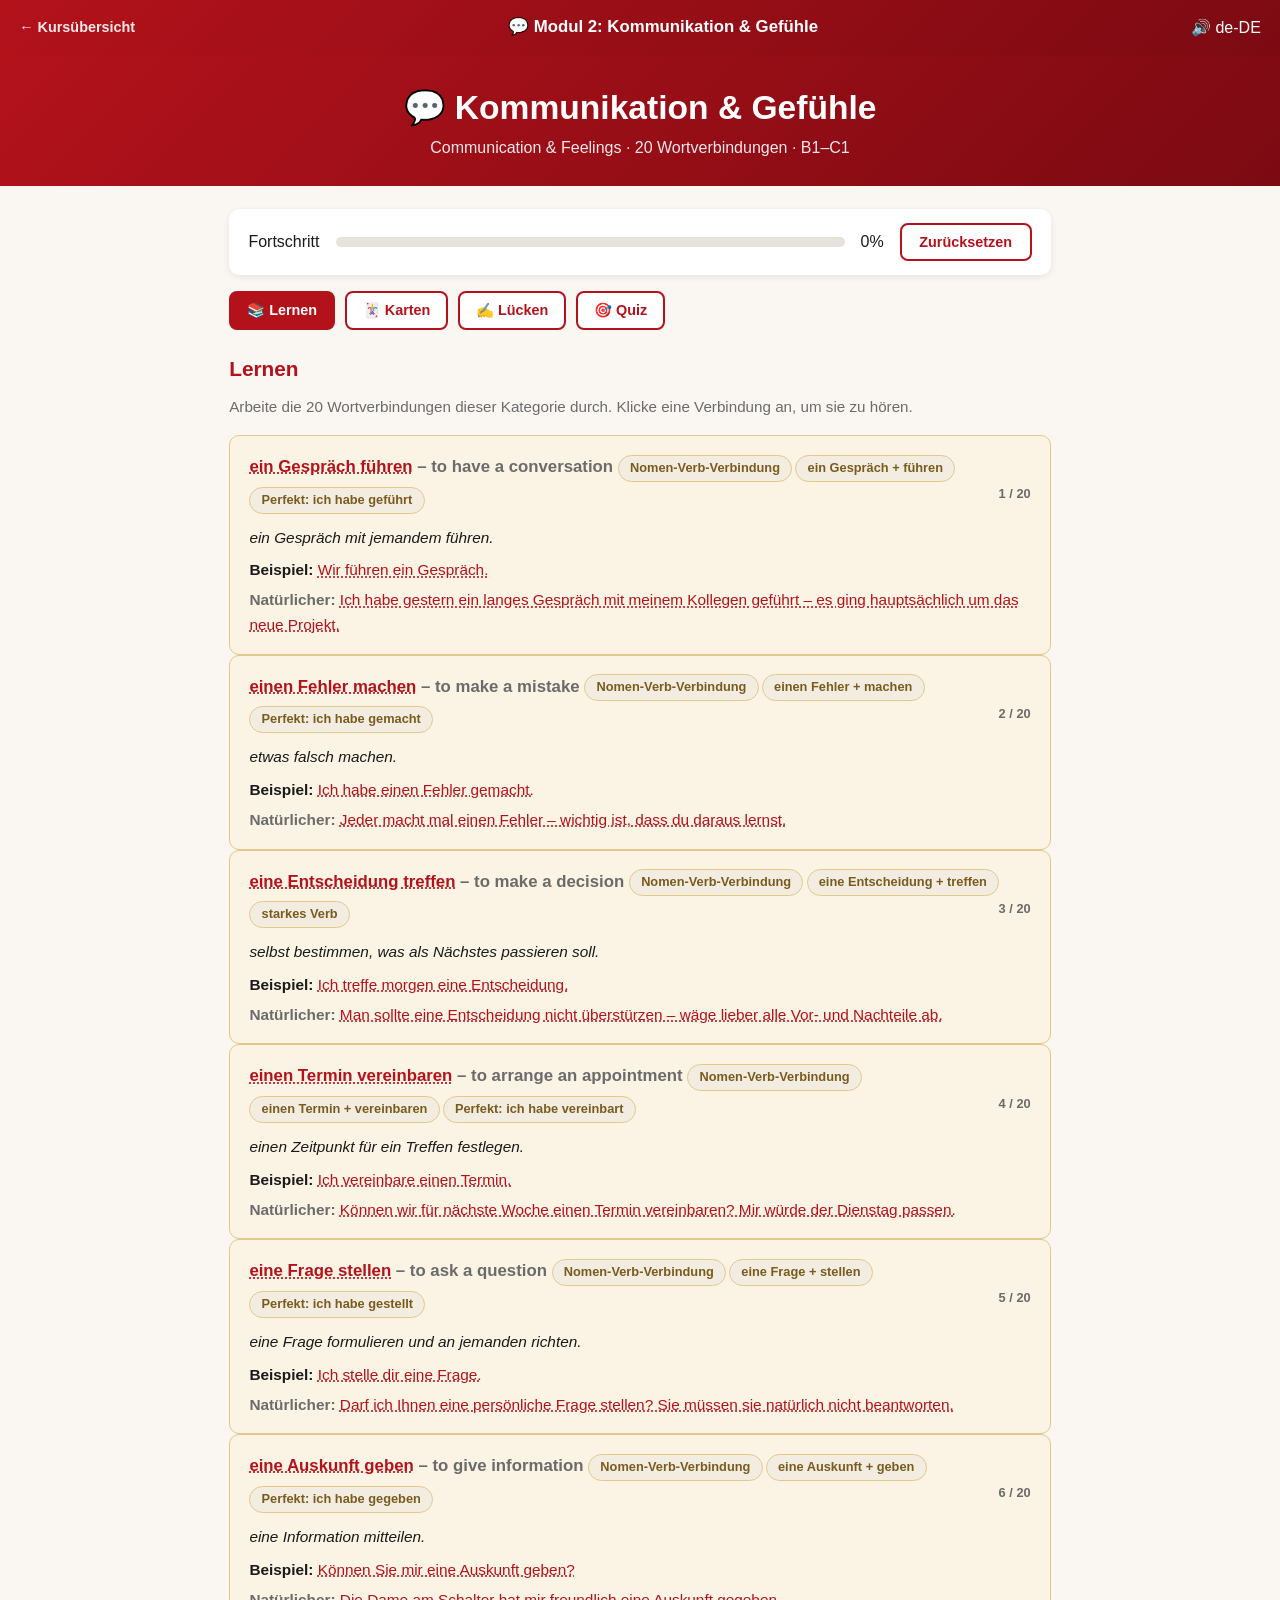
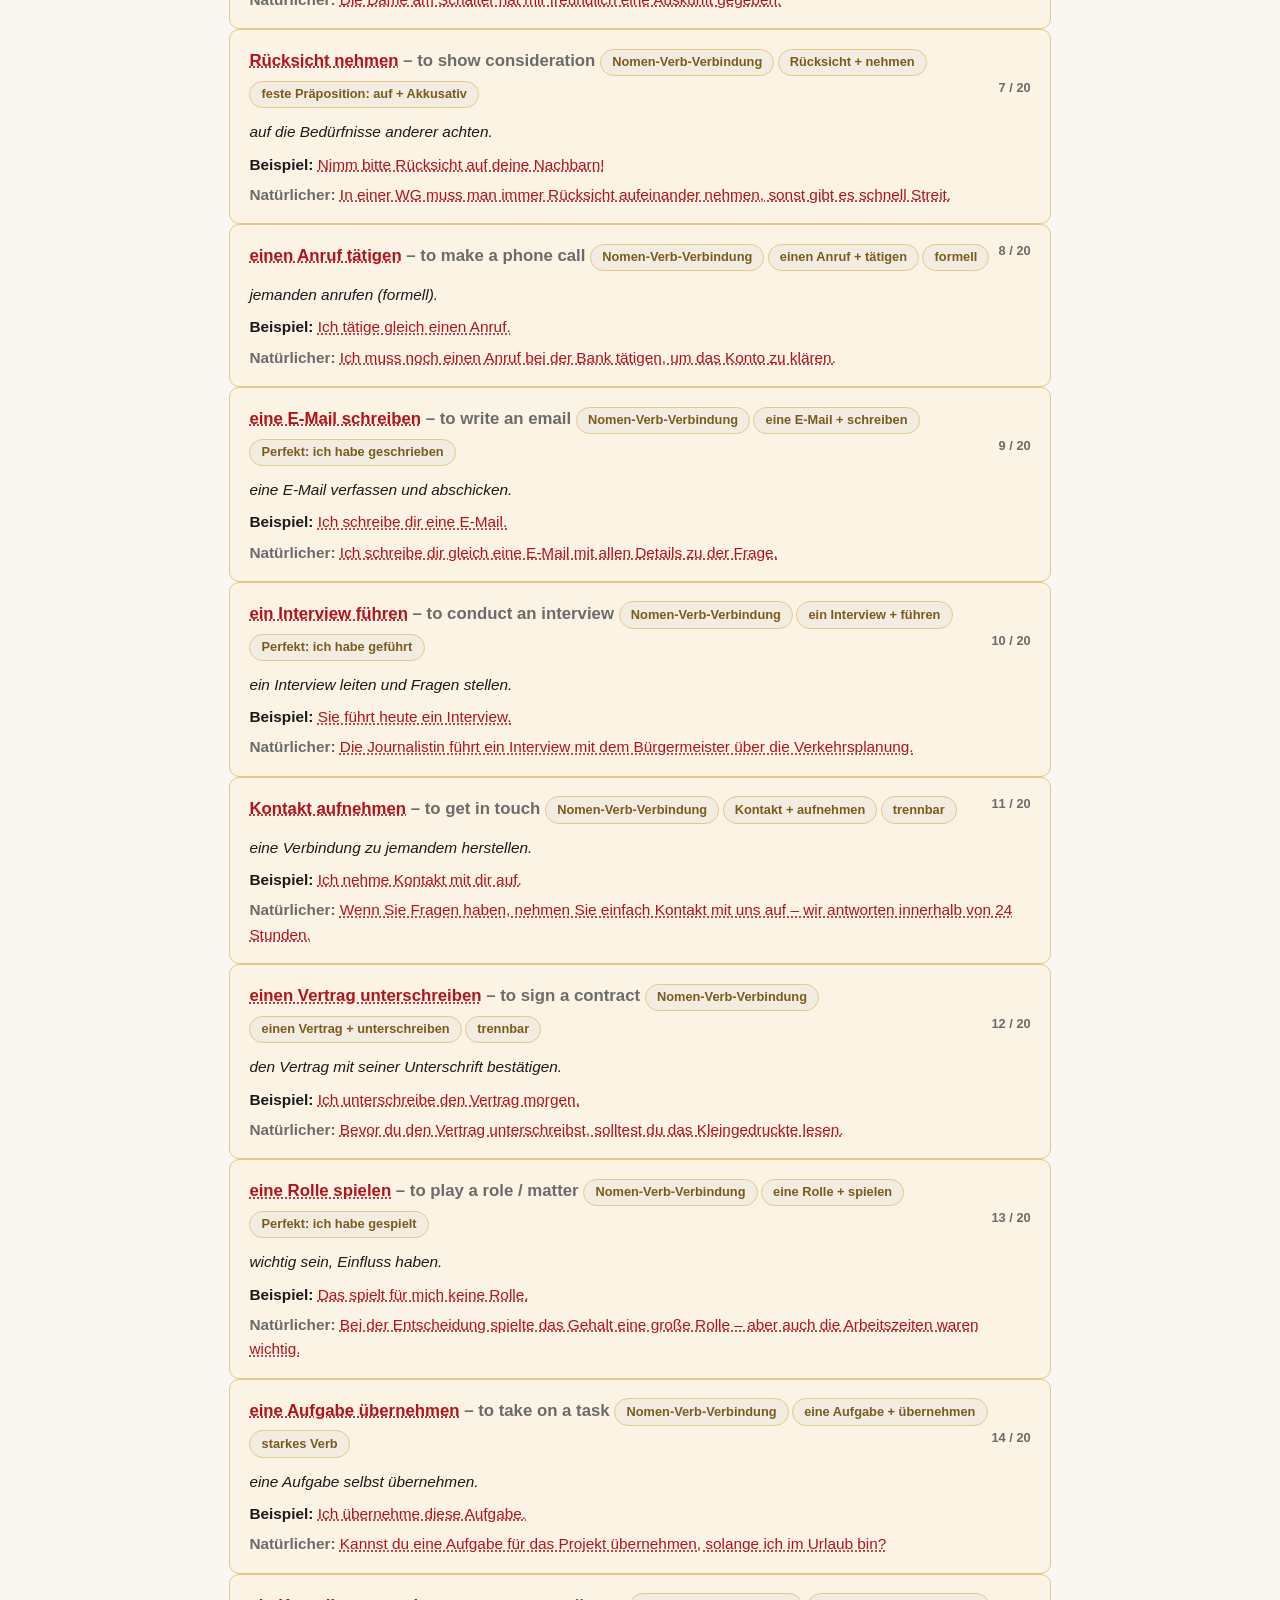
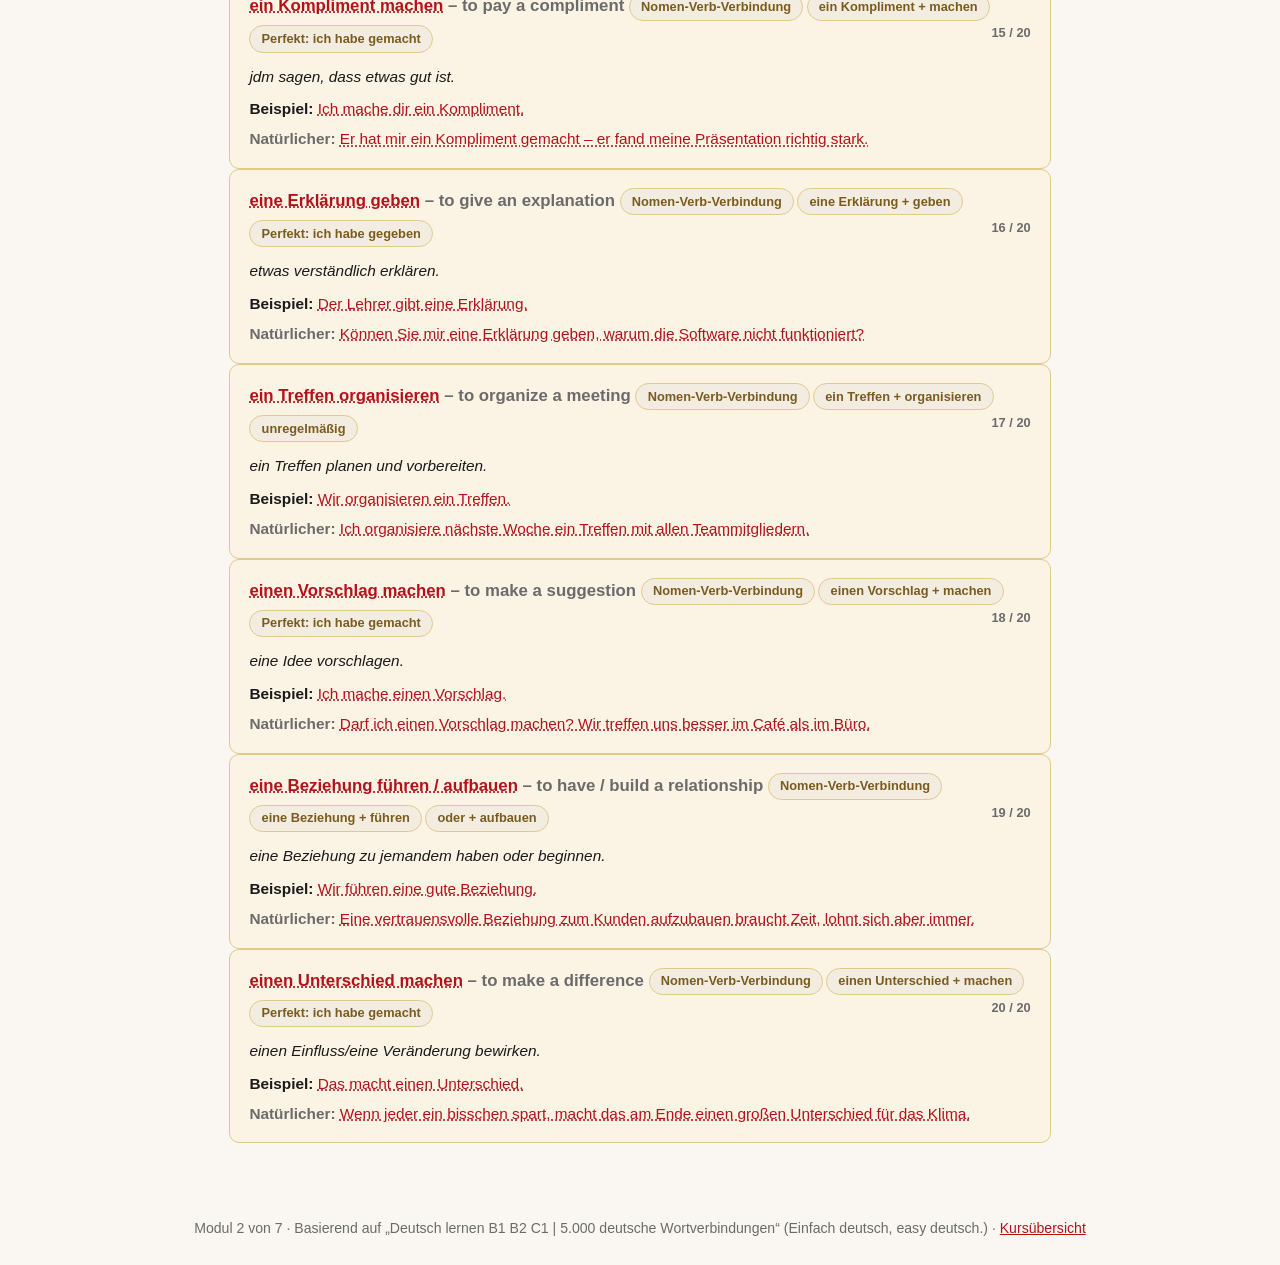
<file: 02-kommunikation-gefuehle/index.html>
<!DOCTYPE html>
<html lang="de">
<head>
<meta charset="UTF-8">
<meta name="viewport" content="width=device-width, initial-scale=1.0">
<title>Modul 2: Kommunikation &amp; Gefühle – Wortverbindungen B1-C1</title>
<style>* { margin:0; padding:0; box-sizing:border-box; }
:root { --red:#b3121b; --red-dark:#7c0a12; --gold:#d4af37; --black:#1a1a1a; --grey:#6b6b6b; --cream:#faf7f2; }
body { font-family:-apple-system,BlinkMacSystemFont,'Segoe UI',Roboto,sans-serif; background:var(--cream); color:var(--black); line-height:1.6; }
.topbar { background:linear-gradient(135deg,var(--red) 0%,var(--red-dark) 100%); color:#fff; padding:.9rem 1.2rem; display:flex; justify-content:space-between; align-items:center; flex-wrap:wrap; gap:.5rem; }
.topbar a { color:#ffe9e9; text-decoration:none; font-weight:600; font-size:.9rem; }
.topbar .title { font-weight:700; font-size:1.05rem; }
header.hdr { background:linear-gradient(135deg,var(--red) 0%,var(--red-dark) 100%); color:#fff; padding:1.6rem 1.2rem; text-align:center; }
header.hdr h1 { font-size:clamp(1.4rem,3vw,2.1rem); }
header.hdr p { opacity:.9; }
.container { max-width:860px; margin:0 auto; padding:1.4rem 1.2rem 3rem; }
.tabs { display:flex; gap:.6rem; flex-wrap:wrap; margin-bottom:1.4rem; }
.tabbtn { border:2px solid var(--red); background:#fff; color:var(--red); padding:.55rem 1rem; border-radius:8px; font-weight:600; cursor:pointer; font-size:.9rem; transition:all .18s; }
.tabbtn.active { background:var(--red); color:#fff; }
.panel { display:none; }
.panel.active { display:block; }
.panel h2 { color:var(--red); margin-bottom:.6rem; font-size:1.3rem; }
.panel p.lede { color:var(--grey); margin-bottom:1rem; font-size:.95rem; }
.speak { color:var(--red); text-decoration:underline dotted; cursor:pointer; }
.progressbox { background:#fff; border-radius:10px; padding:.9rem 1.2rem; box-shadow:0 2px 6px rgba(0,0,0,.08); margin-bottom:1rem; display:flex; align-items:center; gap:1rem; flex-wrap:wrap; }
.progressbox .bar { flex:1; height:10px; background:#e7e2da; border-radius:6px; overflow:hidden; min-width:120px; }
.progressbox .bar .fill { height:100%; background:linear-gradient(90deg,var(--red),#e0555d); transition:width .3s; }
.btn { display:inline-block; background:var(--red); color:#fff; padding:.55rem 1.1rem; border-radius:8px; border:none; font-weight:600; font-size:.9rem; cursor:pointer; transition:background .18s; }
.btn:hover { background:var(--red-dark); }
.btn.gold { background:var(--gold); color:#1a1a1a; }
.btn.ghost { background:#fff; color:var(--red); border:2px solid var(--red); }
.qcard { background:#fff; border-radius:12px; padding:1.3rem 1.5rem; box-shadow:0 2px 8px rgba(0,0,0,.1); margin-bottom:1rem; }
.qcard .q { font-size:1.12rem; margin-bottom:.8rem; }
.qcard .q .german { font-weight:700; color:var(--red); }
.opts { display:grid; gap:.6rem; }
.opt { border:2px solid #ddd; background:#fff; padding:.7rem 1rem; border-radius:8px; cursor:pointer; font-size:.96rem; transition:all .15s; text-align:left; }
.opt:hover { border-color:var(--red); }
.opt.correct { background:#e9f7ec; border-color:#2e9e4f; }
.opt.wrong { background:#fdecec; border-color:#c0392b; }
.reveal { background:#fbf3e4; border:1px solid #e2c98a; border-radius:10px; padding:1rem 1.2rem; margin:.8rem 0 0; font-size:.96rem; }
.reveal .g { font-weight:700; color:var(--red); font-size:1.05rem; }
.reveal .en { color:var(--grey); }
.gramtag { display:inline-block; background:#f3ede1; color:#7a5b1e; border:1px solid #e2c98a; border-radius:20px; padding:.15rem .7rem; font-size:.8rem; margin:.15rem .2rem .15rem 0; }
.navbtns { display:flex; gap:.7rem; margin-top:1rem; flex-wrap:wrap; }
.flipcard { perspective:1000px; cursor:pointer; }
.flipcard .inner { position:relative; width:100%; min-height:220px; transition:transform .5s; transform-style:preserve-3d; }
.flipcard.flipped .inner { transform:rotateY(180deg); }
.face { position:absolute; inset:0; backface-visibility:hidden; -webkit-backface-visibility:hidden; border-radius:14px; padding:1.4rem; display:flex; flex-direction:column; justify-content:center; align-items:center; text-align:center; box-shadow:0 4px 14px rgba(0,0,0,.12); }
.face.front { background:#fff; border:2px solid var(--red); }
.face.front .verb { font-size:1.8rem; font-weight:800; color:var(--red); }
.face.front .hint { color:var(--grey); margin-top:.5rem; font-size:.95rem; }
.face.back { background:var(--red); color:#fff; transform:rotateY(180deg); }
.face.back .en { font-size:1.3rem; font-weight:700; margin-bottom:.6rem; }
.face.back .sent { opacity:.92; }
.empty-note { color:var(--grey); font-size:.9rem; margin-top:.4rem; }
.feedback { font-weight:700; margin-top:.6rem; }
.feedback.ok { color:#2e9e4f; }
.feedback.no { color:#c0392b; }
.feedback.sol { color:var(--grey); font-size:.9rem; font-weight:500; margin-top:.3rem; }
.speak.inline { font-size:.85rem; margin-left:.4rem; }
.qtype { font-size:.85rem; color:var(--grey); margin-bottom:.5rem; }
.qtype-tag { display:inline-block; background:var(--red); color:#fff; border-radius:20px; padding:.12rem .75rem; font-size:.78rem; font-weight:700; text-transform:uppercase; letter-spacing:.4px; vertical-align:middle; }
.qcard.results { text-align:center; border-top:5px solid var(--gold); }
.qcard.results h3 { color:var(--red); margin-bottom:.4rem; font-size:1.4rem; }
.qcard.results .bigscore { font-size:1.15rem; margin:.6rem 0 1rem; }
.qcard.results .navbtns { justify-content:center; }
@media (max-width:560px){ .flipcard .inner { min-height:190px; } .face.front .verb { font-size:1.4rem; } }</style>
</head>
<body>
<div class="topbar"><a href="../index.html">← Kursübersicht</a><span class="title">💬 Modul 2: Kommunikation &amp; Gefühle</span><span>🔊 de-DE</span></div>
<header class="hdr"><h1>💬 Kommunikation &amp; Gefühle</h1><p>Communication &amp; Feelings · 20 Wortverbindungen · B1–C1</p></header>
<div class="container">
  <div class="progressbox">
    <span>Fortschritt</span>
    <div class="bar"><div class="fill" id="progFill" style="width:0%"></div></div>
    <span id="progPct">0%</span>
    <button class="btn ghost" onclick="resetProg()">Zurücksetzen</button>
  </div>

  <div class="tabs">
    <button class="tabbtn active" data-tab="study">📚 Lernen</button>
    <button class="tabbtn" data-tab="drill">🃏 Karten</button>
    <button class="tabbtn" data-tab="fill">✍️ Lücken</button>
    <button class="tabbtn" data-tab="quiz">🎯 Quiz</button>
  </div>

  <section class="panel active" id="panel-study">
    <h2>Lernen</h2>
    <p class="lede">Arbeite die 20 Wortverbindungen dieser Kategorie durch. Klicke eine Verbindung an, um sie zu hören.</p>
    <div id="studyList"></div>
  </section>

  <section class="panel" id="panel-drill">
    <h2>Karten</h2>
    <p class="lede">Sieh die deutsche Wortverbindung und versuche die englische Bedeutung zu erinnern. Dreh die Karte um, um die Lösung zu sehen.</p>
    <div class="progressbox"><span>Karte</span><span id="drillPos">1 / 20</span><div class="bar"><div class="fill" id="drillFill" style="width:0%"></div></div></div>
    <div class="flipcard" id="flipcard" onclick="flip()">
      <div class="inner">
        <div class="face front">
          <div class="speak" id="drillVerb"></div>
          <div class="hint">Klicke für die Auflösung</div>
        </div>
        <div class="face back"><div class="en" id="drillEn"></div><div class="sent" id="drillSent"></div></div>
      </div>
    </div>
    <div class="navbtns">
      <button class="btn ghost" onclick="drillPrev()">← Zurück</button>
      <button class="btn" onclick="drillNext()">Weiter →</button>
    </div>
    <p class="empty-note">Karten durchlaufen die Wortverbindungen in zufälliger Reihenfolge.</p>
  </section>

  <section class="panel" id="panel-fill">
    <h2>Lücken füllen</h2>
    <p class="lede">Vervollständige den Beispielsatz mit dem passenden Schlüsselwort der Wortverbindung.</p>
    <div class="progressbox"><span>Frage</span><span id="fillPos">1 / 10</span><div class="bar"><div class="fill" id="fillFill" style="width:0%"></div></div><span>Punkte</span><span id="fillScore">0 / 0</span></div>
    <div id="fillQ"></div>
    <div class="navbtns"><button class="btn ghost" onclick="fillReset()">Neu mischen</button></div>
    <p class="empty-note">10 zufällige Sätze aus dieser Kategorie. Wähle die richtige Ergänzung und klicke auf „Weiter“.</p>
  </section>

  <section class="panel" id="panel-quiz">
    <h2>Quiz</h2>
    <p class="lede">10 gemischte Fragetypen: Übersetzung, Bedeutung, Verbindung im Satz und Grammatik. Jede Frage ist oben beschriftet – antworte und klicke auf „Weiter“.</p>
    <div class="progressbox"><span>Frage</span><span id="quizPos">1 / 10</span><div class="bar"><div class="fill" id="quizFill" style="width:0%"></div></div><span>Punkte</span><span id="quizScore">0 / 0</span></div>
    <div id="quizQ"></div>
    <div class="navbtns"><button class="btn ghost" onclick="quizReset()">Neu mischen</button></div>
    <p class="empty-note">10 Fragen, gemischt aus allen 20 Wortverbindungen.</p>
  </section>
</div>
<footer style="text-align:center;padding:1.6rem;color:var(--grey);font-size:.88rem">
  <p>Modul 2 von 7 · Basierend auf „Deutsch lernen B1 B2 C1 | 5.000 deutsche Wortverbindungen“ (Einfach deutsch, easy deutsch.) · <a href="../index.html" style="color:var(--red)">Kursübersicht</a></p>
</footer>
<script>
const VERBS = [{"v": "ein Gespräch führen", "en": "to have a conversation", "meaning": "ein Gespräch mit jemandem führen.", "example": "Wir führen ein Gespräch.", "natural": "Ich habe gestern ein langes Gespräch mit meinem Kollegen geführt – es ging hauptsächlich um das neue Projekt.", "grammar": "Nomen-Verb-Verbindung · ein Gespräch + führen · Perfekt: ich habe geführt"}, {"v": "einen Fehler machen", "en": "to make a mistake", "meaning": "etwas falsch machen.", "example": "Ich habe einen Fehler gemacht.", "natural": "Jeder macht mal einen Fehler – wichtig ist, dass du daraus lernst.", "grammar": "Nomen-Verb-Verbindung · einen Fehler + machen · Perfekt: ich habe gemacht"}, {"v": "eine Entscheidung treffen", "en": "to make a decision", "meaning": "selbst bestimmen, was als Nächstes passieren soll.", "example": "Ich treffe morgen eine Entscheidung.", "natural": "Man sollte eine Entscheidung nicht überstürzen – wäge lieber alle Vor- und Nachteile ab.", "grammar": "Nomen-Verb-Verbindung · eine Entscheidung + treffen · starkes Verb"}, {"v": "einen Termin vereinbaren", "en": "to arrange an appointment", "meaning": "einen Zeitpunkt für ein Treffen festlegen.", "example": "Ich vereinbare einen Termin.", "natural": "Können wir für nächste Woche einen Termin vereinbaren? Mir würde der Dienstag passen.", "grammar": "Nomen-Verb-Verbindung · einen Termin + vereinbaren · Perfekt: ich habe vereinbart"}, {"v": "eine Frage stellen", "en": "to ask a question", "meaning": "eine Frage formulieren und an jemanden richten.", "example": "Ich stelle dir eine Frage.", "natural": "Darf ich Ihnen eine persönliche Frage stellen? Sie müssen sie natürlich nicht beantworten.", "grammar": "Nomen-Verb-Verbindung · eine Frage + stellen · Perfekt: ich habe gestellt"}, {"v": "eine Auskunft geben", "en": "to give information", "meaning": "eine Information mitteilen.", "example": "Können Sie mir eine Auskunft geben?", "natural": "Die Dame am Schalter hat mir freundlich eine Auskunft gegeben.", "grammar": "Nomen-Verb-Verbindung · eine Auskunft + geben · Perfekt: ich habe gegeben"}, {"v": "Rücksicht nehmen", "en": "to show consideration", "meaning": "auf die Bedürfnisse anderer achten.", "example": "Nimm bitte Rücksicht auf deine Nachbarn!", "natural": "In einer WG muss man immer Rücksicht aufeinander nehmen, sonst gibt es schnell Streit.", "grammar": "Nomen-Verb-Verbindung · Rücksicht + nehmen · feste Präposition: auf + Akkusativ"}, {"v": "einen Anruf tätigen", "en": "to make a phone call", "meaning": "jemanden anrufen (formell).", "example": "Ich tätige gleich einen Anruf.", "natural": "Ich muss noch einen Anruf bei der Bank tätigen, um das Konto zu klären.", "grammar": "Nomen-Verb-Verbindung · einen Anruf + tätigen · formell"}, {"v": "eine E-Mail schreiben", "en": "to write an email", "meaning": "eine E-Mail verfassen und abschicken.", "example": "Ich schreibe dir eine E-Mail.", "natural": "Ich schreibe dir gleich eine E-Mail mit allen Details zu der Frage.", "grammar": "Nomen-Verb-Verbindung · eine E-Mail + schreiben · Perfekt: ich habe geschrieben"}, {"v": "ein Interview führen", "en": "to conduct an interview", "meaning": "ein Interview leiten und Fragen stellen.", "example": "Sie führt heute ein Interview.", "natural": "Die Journalistin führt ein Interview mit dem Bürgermeister über die Verkehrsplanung.", "grammar": "Nomen-Verb-Verbindung · ein Interview + führen · Perfekt: ich habe geführt"}, {"v": "Kontakt aufnehmen", "en": "to get in touch", "meaning": "eine Verbindung zu jemandem herstellen.", "example": "Ich nehme Kontakt mit dir auf.", "natural": "Wenn Sie Fragen haben, nehmen Sie einfach Kontakt mit uns auf – wir antworten innerhalb von 24 Stunden.", "grammar": "Nomen-Verb-Verbindung · Kontakt + aufnehmen · trennbar"}, {"v": "einen Vertrag unterschreiben", "en": "to sign a contract", "meaning": "den Vertrag mit seiner Unterschrift bestätigen.", "example": "Ich unterschreibe den Vertrag morgen.", "natural": "Bevor du den Vertrag unterschreibst, solltest du das Kleingedruckte lesen.", "grammar": "Nomen-Verb-Verbindung · einen Vertrag + unterschreiben · trennbar"}, {"v": "eine Rolle spielen", "en": "to play a role / matter", "meaning": "wichtig sein, Einfluss haben.", "example": "Das spielt für mich keine Rolle.", "natural": "Bei der Entscheidung spielte das Gehalt eine große Rolle – aber auch die Arbeitszeiten waren wichtig.", "grammar": "Nomen-Verb-Verbindung · eine Rolle + spielen · Perfekt: ich habe gespielt"}, {"v": "eine Aufgabe übernehmen", "en": "to take on a task", "meaning": "eine Aufgabe selbst übernehmen.", "example": "Ich übernehme diese Aufgabe.", "natural": "Kannst du eine Aufgabe für das Projekt übernehmen, solange ich im Urlaub bin?", "grammar": "Nomen-Verb-Verbindung · eine Aufgabe + übernehmen · starkes Verb"}, {"v": "ein Kompliment machen", "en": "to pay a compliment", "meaning": "jdm sagen, dass etwas gut ist.", "example": "Ich mache dir ein Kompliment.", "natural": "Er hat mir ein Kompliment gemacht – er fand meine Präsentation richtig stark.", "grammar": "Nomen-Verb-Verbindung · ein Kompliment + machen · Perfekt: ich habe gemacht"}, {"v": "eine Erklärung geben", "en": "to give an explanation", "meaning": "etwas verständlich erklären.", "example": "Der Lehrer gibt eine Erklärung.", "natural": "Können Sie mir eine Erklärung geben, warum die Software nicht funktioniert?", "grammar": "Nomen-Verb-Verbindung · eine Erklärung + geben · Perfekt: ich habe gegeben"}, {"v": "ein Treffen organisieren", "en": "to organize a meeting", "meaning": "ein Treffen planen und vorbereiten.", "example": "Wir organisieren ein Treffen.", "natural": "Ich organisiere nächste Woche ein Treffen mit allen Teammitgliedern.", "grammar": "Nomen-Verb-Verbindung · ein Treffen + organisieren · unregelmäßig"}, {"v": "einen Vorschlag machen", "en": "to make a suggestion", "meaning": "eine Idee vorschlagen.", "example": "Ich mache einen Vorschlag.", "natural": "Darf ich einen Vorschlag machen? Wir treffen uns besser im Café als im Büro.", "grammar": "Nomen-Verb-Verbindung · einen Vorschlag + machen · Perfekt: ich habe gemacht"}, {"v": "eine Beziehung führen / aufbauen", "en": "to have / build a relationship", "meaning": "eine Beziehung zu jemandem haben oder beginnen.", "example": "Wir führen eine gute Beziehung.", "natural": "Eine vertrauensvolle Beziehung zum Kunden aufzubauen braucht Zeit, lohnt sich aber immer.", "grammar": "Nomen-Verb-Verbindung · eine Beziehung + führen · oder + aufbauen"}, {"v": "einen Unterschied machen", "en": "to make a difference", "meaning": "einen Einfluss/eine Veränderung bewirken.", "example": "Das macht einen Unterschied.", "natural": "Wenn jeder ein bisschen spart, macht das am Ende einen großen Unterschied für das Klima.", "grammar": "Nomen-Verb-Verbindung · einen Unterschied + machen · Perfekt: ich habe gemacht"}];
const CATID = 2;
// =============================================================
//  300 Deutsche Verben - module app logic
//  Expects VERBS (array) and CATID (int) defined before this file.
// =============================================================
const N = VERBS.length;
const KEY = 'gv-progress-' + CATID;

const TTS = (() => {
  const u = ('speechSynthesis' in window) ? window.speechSynthesis : null;
  let voice = null;
  if (u) {
    const pick = () => {
      const vs = u.getVoices();
      voice = vs.find(v => v.lang === 'de-DE') || vs.find(v => v.lang && v.lang.slice(0, 2) === 'de') || null;
    };
    pick();
    u.onvoiceschanged = pick;
  }
  return {
    ok: !!u,
    speak(t) {
      if (!u) return;
      u.cancel();
      const x = new SpeechSynthesisUtterance(t);
      x.lang = 'de-DE';
      x.rate = 0.92;
      if (voice) x.voice = voice;
      u.speak(x);
    }
  };
})();

window.speak = function (t) { TTS.speak(t); };

function escHtml(s) {
  return String(s).replace(/&/g, '&amp;').replace(/</g, '&lt;').replace(/>/g, '&gt;');
}

function q(tag, attrs, html) {
  const el = document.createElement(tag);
  for (const k in attrs) el.setAttribute(k, attrs[k]);
  if (html != null) el.innerHTML = html;
  return el;
}

// ---------- progress ----------
function setProg(p) {
  p = Math.max(0, Math.min(100, Math.round(p)));
  localStorage.setItem(KEY, p);
  const f = document.getElementById('progFill');
  const t = document.getElementById('progPct');
  if (f) f.style.width = p + '%';
  if (t) t.textContent = p + '%';
}
function getProg() { return parseInt(localStorage.getItem(KEY) || '0', 10); }
function resetProg() {
  if (confirm('Fortschritt zurücksetzen?')) {
    localStorage.removeItem(KEY);
    setProg(0);
  }
}
setProg(getProg());

// ---------- tabs ----------
document.querySelectorAll('.tabbtn').forEach(b => b.addEventListener('click', () => {
  document.querySelectorAll('.tabbtn').forEach(x => x.classList.remove('active'));
  document.querySelectorAll('.panel').forEach(x => x.classList.remove('active'));
  b.classList.add('active');
  document.getElementById('panel-' + b.dataset.tab).classList.add('active');
}));

// ---------- helpers ----------
function shuffle(a) {
  const arr = a.slice();
  for (let i = arr.length - 1; i > 0; i--) {
    const j = Math.floor(Math.random() * (i + 1));
    [arr[i], arr[j]] = [arr[j], arr[i]];
  }
  return arr;
}

// Full infinitive without the reflexive "sich/mich/dich" part
function infinitiveOf(v) {
  return String(v).replace(/^(sich|mich|dich)\s+/i, '');
}

// Main verb stem: infinitive minus separable prefix + reflexive + (e)n ending
function verbRoot(vv) {
  let s = infinitiveOf(vv);
  const prefixes = ['zurück', 'zusammen', 'entgegen', 'vorbei', 'weiter', 'mit', 'nach', 'vor', 'aus', 'auf', 'an',
    'ab', 'bei', 'ein', 'los', 'zu', 'teil', 'fern', 'fest'];
  for (const p of prefixes) {
    if (s.startsWith(p) && s.length > p.length + 3) { s = s.slice(p.length); break; }
  }
  let root = s.replace(/(en|ern|eln)$/, '');
  if (root.length < 3) root = s.replace(/en$/, '');
  if (root.length < 3) root = s;
  return root;
}

// ---------- cloze builder (shared by Lücken & Quiz) ----------
function clozeFor(v) {
  const root = verbRoot(v.v);
  if (root.length < 3) return null;
  const re = new RegExp('\\b(' + root.replace(/[.*+?^${}()|[\]\\]/g, '\\$&') + ')[a-zäöüß]*\\b', 'i');
  for (const c of [{ s: v.example, label: 'Beispiel' }, { s: v.natural, label: 'Natürlicher' }]) {
    const m = c.s.match(re);
    if (m) {
      return {
        blanked: c.s.slice(0, m.index) + '______' + c.s.slice(m.index + m[0].length),
        original: c.s,
        label: c.label,
        hit: m[0]
      };
    }
  }
  return null;
}

// 4 full-infinitive options (1 correct + 3 distractors)
function verbOptions(correctVerb) {
  const seen = new Set([infinitiveOf(correctVerb).toLowerCase()]);
  const opts = [correctVerb];
  const pool = shuffle(VERBS.map(v => v.v));
  for (const w of pool) {
    const key = infinitiveOf(w).toLowerCase();
    if (!seen.has(key)) { seen.add(key); opts.push(w); }
    if (opts.length === 4) break;
  }
  while (opts.length < 4) opts.push(correctVerb);
  return shuffle(opts);
}

// simple grammar category for the Grammatik question type
function gramTag(v) {
  const g = (v.grammar || '').toLowerCase();
  if (g.indexOf('trennbar') > -1) return 'trennbar';
  if (g.indexOf('reflexiv') > -1) return 'reflexiv';
  if (g.indexOf('modalverb') > -1) return 'Modalverb';
  if (g.indexOf('hilfsverb') > -1) return 'Hilfsverb';
  if (g.indexOf('starkes verb') > -1) return 'starkes Verb';
  return 'regelmäßig';
}

// ---------- study ----------
(function () {
  const list = document.getElementById('studyList');
  VERBS.forEach((v, i) => {
    const tags = escHtml(v.grammar).split('·').map(g => `<span class="gramtag">${g.trim()}</span>`).join('');
    const card = q('div', { className: 'qcard' }, `
      <div class="reveal" style="margin:0">
        <div class="g"><span class="speak" data-speak="verb">${escHtml(v.v)}</span>
          <span class="en">– ${escHtml(v.en)}</span> ${tags}
          <span style="float:right;color:var(--grey);font-size:.8rem">${i + 1} / ${N}</span>
        </div>
        <div style="margin-top:.6rem"><em>${escHtml(v.meaning)}</em></div>
        <div style="margin-top:.5rem"><b>Beispiel:</b> <span class="speak" data-speak="example">${escHtml(v.example)}</span></div>
        <div style="margin-top:.35rem;color:var(--grey)"><b>Natürlicher:</b> <span class="speak" data-speak="natural">${escHtml(v.natural)}</span></div>
      </div>`);
    card.querySelectorAll('.speak[data-speak]').forEach(sp => {
      sp.addEventListener('click', e => {
        e.stopPropagation();
        const kind = sp.dataset.speak;
        TTS.speak(kind === 'verb' ? v.v : kind === 'example' ? v.example : v.natural);
      });
    });
    list.appendChild(card);
  });
})();

// ---------- drill (flashcards) ----------
let drillOrder = shuffle([...Array(N).keys()]);
let drillIdx = 0;

function setDrill() {
  const v = VERBS[drillOrder[drillIdx]];
  const card = document.getElementById('flipcard');
  card.classList.remove('flipped');
  const verbEl = document.getElementById('drillVerb');
  verbEl.className = 'verb speak';
  verbEl.textContent = v.v;
  verbEl.onclick = (e) => { e.stopPropagation(); TTS.speak(v.v); };
  document.getElementById('drillEn').textContent = v.en + ' · ' + v.meaning;
  document.getElementById('drillSent').innerHTML =
    '<b>Beispiel:</b> ' + escHtml(v.example) + '<br><b>Natürlicher:</b> ' + escHtml(v.natural);
  document.getElementById('drillPos').textContent = (drillIdx + 1) + ' / ' + N;
  document.getElementById('drillFill').style.width = ((drillIdx + 1) / N * 100) + '%';
}
function flip() { document.getElementById('flipcard').classList.toggle('flipped'); }
function drillNext() {
  if (drillIdx === N - 1) {
    drillOrder = shuffle([...Array(N).keys()]);
    drillIdx = 0;
  } else {
    drillIdx++;
  }
  setDrill();
  setProg(getProg() + Math.max(1, Math.round(100 / N)));
}
function drillPrev() {
  if (drillIdx === 0) { setDrill(); return; }
  drillIdx--;
  setDrill();
}
setDrill();

// =============================================================
//  LÜCKEN (Welches Verb passt?)
// =============================================================
const ROUND_LEN = 10;
let fillItems = [], fillIdx = 0, fillScore = 0, fillAnswered = 0;

function fillScoreElt() { return document.getElementById('fillScore'); }

function genFill() {
  fillItems = shuffle(VERBS.map((v, i) => ({ v, i }))).slice(0, ROUND_LEN);
  fillIdx = 0; fillScore = 0; fillAnswered = 0;
  fillShow();
}

function fillProgress() {
  document.getElementById('fillPos').textContent = (fillIdx + 1) + ' / ' + ROUND_LEN;
  document.getElementById('fillFill').style.width = ((fillIdx + 1) / ROUND_LEN * 100) + '%';
  if (fillScoreElt()) fillScoreElt().textContent = fillScore + ' / ' + fillAnswered + ' richtig';
}

function fillShow() {
  fillProgress();
  const it = fillItems[fillIdx];
  const v = VERBS[it.i];
  const cloze = clozeFor(v);
  const opts = verbOptions(v.v);

  let inner;
  if (cloze) {
    inner = `
      <p class="qtype">Welches Verb passt in den Satz? <span class="qtype-tag">${cloze.label}</span></p>
      <div class="q"><em>„${escHtml(cloze.blanked)}“</em>
        <span class="speak inline" data-say="${escHtml(cloze.original)}">🔊 anhören</span></div>
      <div class="opts">${opts.map(o => `<button class="opt" data-ok="${o === v.v ? '1' : '0'}">${escHtml(o)}</button>`).join('')}</div>`;
  } else {
    // fallback: meaning-based (if no sentence could be blanked)
    inner = `
      <p class="qtype">Welches Verb passt zur Bedeutung?</p>
      <div class="q"><em>„${escHtml(v.meaning)}“</em></div>
      <div class="opts">${opts.map(o => `<button class="opt" data-ok="${o === v.v ? '1' : '0'}">${escHtml(o)}</button>`).join('')}</div>`;
  }
  const box = q('div', { className: 'qcard' }, inner + `<div id="fillFb"></div>`);
  box.querySelectorAll('.opt').forEach(b => b.addEventListener('click', () => fillPick(b, v)));
  box.querySelectorAll('.speak[data-say]').forEach(sp => sp.addEventListener('click', e => { e.stopPropagation(); TTS.speak(sp.dataset.say); }));
  const host = document.getElementById('fillQ');
  host.innerHTML = '';
  host.appendChild(box);
}

function fillPick(btn, v) {
  if (btn.disabled) return;
  boxdisabled('#fillQ .opt');
  const ok = btn.dataset.ok === '1';
  btn.classList.add(ok ? 'correct' : 'wrong');
  fillAnswered++;
  if (ok) fillScore++;

  const cloze = clozeFor(v);
  const fb = document.getElementById('fillFb');
  const sol = cloze
    ? `Die Lösung: <span class="speak" data-sol="${escHtml(cloze.original)}">„${escHtml(cloze.original)}“</span>`
    : `Die Lösung: <b>${escHtml(v.v)}</b>`;

  fb.innerHTML = (ok
    ? `<div class="feedback ok">Richtig! 🎉</div>`
    : `<div class="feedback no">Nicht ganz – <b>${escHtml(v.v)}</b> (${escHtml(v.en)})</div>`)
    + `<div class="feedback sol">${sol}</div>`;

  fb.querySelectorAll('.speak').forEach(sp => sp.addEventListener('click', e => { e.stopPropagation(); TTS.speak(sp.dataset.sol); }));

  fillProgress();
  setProg(getProg() + 1);

  const btnWrap = q('div', { className: 'navbtns' },
    fillIdx < ROUND_LEN - 1
      ? `<button class="btn">Weiter →</button>`
      : `<button class="btn">Ergebnis anzeigen 🏁</button>`);
  btnWrap.querySelector('button').addEventListener('click', () => {
    if (fillIdx < ROUND_LEN - 1) { fillIdx++; fillShow(); }
    else fillResult();
  });
  fb.appendChild(btnWrap);
}

function fillResult() {
  const host = document.getElementById('fillQ');
  host.innerHTML = '';
  const card = q('div', { className: 'qcard results' }, `
    <h3>🏁 Runde geschafft</h3>
    <p class="bigscore">Du hast <b>${fillScore}</b> von <b>${ROUND_LEN}</b> Sätzen richtig ergänzt.</p>
    <div class="navbtns">
      <button class="btn" id="fillAgain">Nochmal spielen</button>
      <button class="btn ghost" onclick="document.querySelector('[data-tab=drill]').click()">Zu den Karten</button>
    </div>`);
  card.querySelector('#fillAgain').addEventListener('click', genFill);
  host.appendChild(card);
  fillProgress();
}
function boxdisabled(sel) { [...document.querySelectorAll(sel)].forEach(o => o.disabled = true); }
function fillReset() { genFill(); }
genFill();

// =============================================================
//  QUIZ
// =============================================================
let quizItems = [], quizIdx = 0, quizScore = 0, quizAnswered = 0;

function quizScoreElt() { return document.getElementById('quizScore'); }

function genQuiz() {
  quizItems = shuffle(VERBS.map((v, i) => ({ v, i }))).slice(0, ROUND_LEN);
  quizIdx = 0; quizScore = 0; quizAnswered = 0;
  quizShow();
}

function quizProgress() {
  document.getElementById('quizPos').textContent = (quizIdx + 1) + ' / ' + ROUND_LEN;
  document.getElementById('quizFill').style.width = ((quizIdx + 1) / ROUND_LEN * 100) + '%';
  if (quizScoreElt()) quizScoreElt().textContent = quizScore + ' / ' + quizAnswered + ' richtig';
}

function quizShow() {
  quizProgress();
  const it = quizItems[quizIdx];
  const v = VERBS[it.i];

  // pick the question type for this item (fixed per item -> predictable)
  const tpl = (it.i * 7 + quizIdx) % 4;
  const pool = shuffle(VERBS.filter(x => x.i !== it.i));

  let badge, qhtml, opts, correct = v.v;

  if (tpl === 0) {            // Englisch -> Deutsch
    badge = 'Englisch → Deutsch';
    qhtml = `Wie heißt dieses Verb auf Deutsch? <span class="speak inline" data-say="${escHtml(v.v)}">🔊 anhören</span>`;
    opts = verbOptions(v.v);
  } else if (tpl === 1) {     // Deutsch -> Englisch
    badge = 'Deutsch → Englisch';
    correct = v.en;
    qhtml = `Was bedeutet „<b>${escHtml(v.v)}</b>“?`;
    const seen = new Set([v.en]); const o = [v.en];
    for (const d of pool) { if (!seen.has(d.en.toLowerCase())) { seen.add(d.en.toLowerCase()); o.push(d.en); } if (o.length === 4) break; }
    opts = shuffle(o);
  } else if (tpl === 2) {     // Satz -> Welches Verb?
    badge = 'Im Satz';
    const cloze = clozeFor(v);
    correct = v.v;
    if (cloze) {
      qhtml = `Welches Verb passt in den Satz? <span class="speak inline" data-say="${escHtml(cloze.original)}">🔊 anhören</span>
        <div class="q" style="margin-top:.6rem"><em>„${escHtml(cloze.blanked)}“</em></div>`;
    } else {
      qhtml = `Welches Verb hat diese Bedeutung? „<em>${escHtml(v.meaning)}</em>“`;
    }
    opts = verbOptions(v.v);
  } else {                    // Grammatik
    badge = 'Grammatik';
    correct = gramTag(v);
    const tags = ['trennbar', 'reflexiv', 'Modalverb', 'Hilfsverb', 'starkes Verb', 'regelmäßig'];
    opts = shuffle([correct].concat(tags.filter(t => t !== correct)).slice(0, 3));
    qhtml = `Zu welchem Typ gehört „<b>${escHtml(v.v)}</b>“?`;
  }

  const box = q('div', { className: 'qcard' }, `
    <p class="qtype"><span class="qtype-tag">${badge}</span></p>
    <div class="q">${qhtml}</div>
    <div class="opts">${opts.map(o => `<button class="opt" data-v="${escHtml(String(o)).replace(/"/g, '&quot;')}" data-ok="${String(o) === String(correct) ? '1' : '0'}">${escHtml(o)}</button>`).join('')}</div>
    <div id="quizFb"></div>`);
  box.querySelectorAll('.opt').forEach(b => b.addEventListener('click', () => quizPick(b, String(correct), v)));
  box.querySelectorAll('.speak[data-say]').forEach(sp => sp.addEventListener('click', e => { e.stopPropagation(); TTS.speak(sp.dataset.say); }));
  const host = document.getElementById('quizQ');
  host.innerHTML = '';
  host.appendChild(box);
}

function quizPick(btn, correct, v) {
  if (btn.disabled) return;
  boxdisabled('#quizQ .opt');
  const ok = btn.dataset.ok === '1';
  btn.classList.add(ok ? 'correct' : 'wrong');
  quizAnswered++;
  if (ok) quizScore++;

  const fb = document.getElementById('quizFb');
  let extra = '';
  if (btn.dataset.ok !== '1') extra = `<div class="feedback sol">Antwort: <b>${escHtml(correct)}</b></div>`;
  fb.innerHTML = (ok
    ? `<div class="feedback ok">Richtig! 🎉</div>`
    : `<div class="feedback no">Leider falsch.</div>`)
    + extra;

  quizProgress();
  setProg(getProg() + 1);

  const btnWrap = q('div', { className: 'navbtns' },
    quizIdx < ROUND_LEN - 1
      ? `<button class="btn">Weiter →</button>`
      : `<button class="btn">Ergebnis anzeigen 🏁</button>`);
  btnWrap.querySelector('button').addEventListener('click', () => {
    if (quizIdx < ROUND_LEN - 1) { quizIdx++; quizShow(); }
    else quizResult();
  });
  fb.appendChild(btnWrap);
}

function quizResult() {
  const host = document.getElementById('quizQ');
  host.innerHTML = '';
  const card = q('div', { className: 'qcard results' }, `
    <h3>🏁 Quiz geschafft</h3>
    <p class="bigscore">Du hast <b>${quizScore}</b> von <b>${ROUND_LEN}</b> Fragen richtig beantwortet.</p>
    <div class="navbtns">
      <button class="btn" id="quizAgain">Nochmal spielen</button>
      <button class="btn ghost" onclick="document.querySelector('[data-tab=drill]').click()">Zu den Karten</button>
    </div>`);
  card.querySelector('#quizAgain').addEventListener('click', genQuiz);
  host.appendChild(card);
  quizProgress();
}
function quizReset() { genQuiz(); }
genQuiz();
</script>
</body>
</html>
</file>
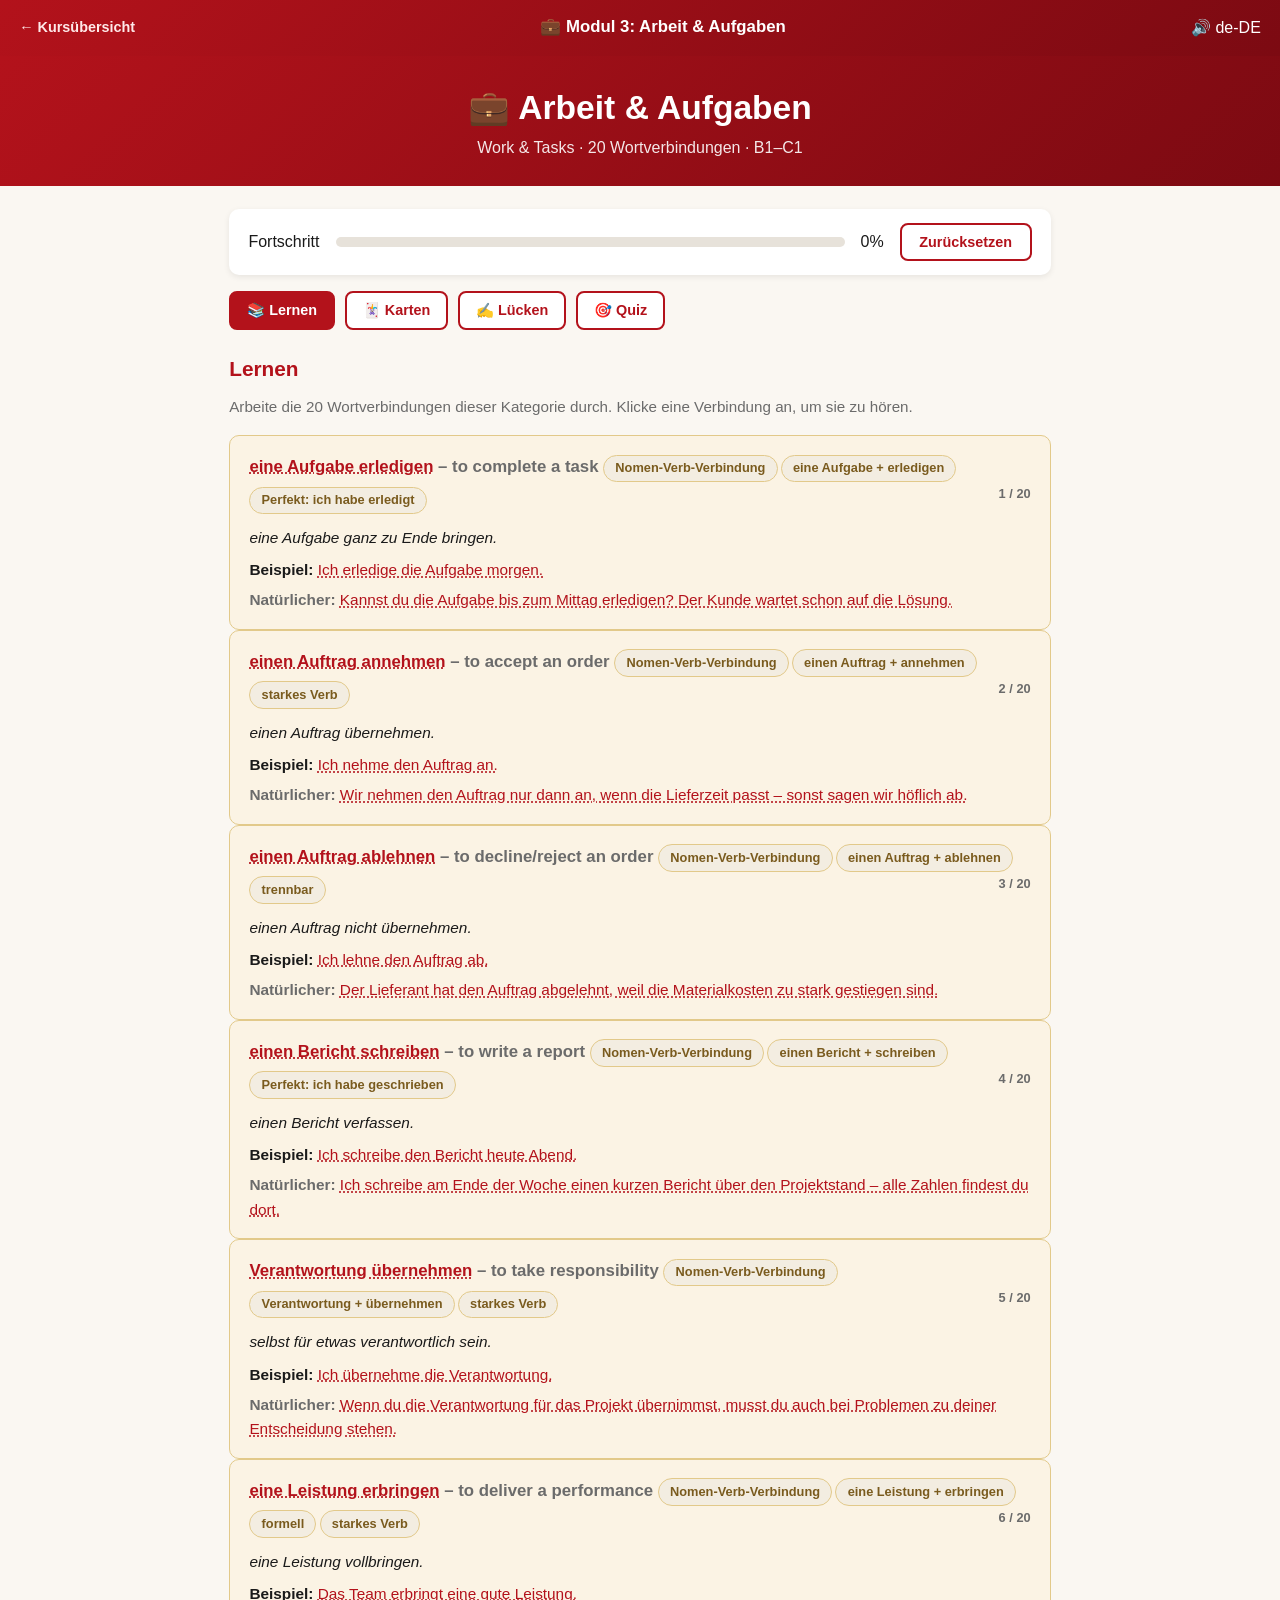
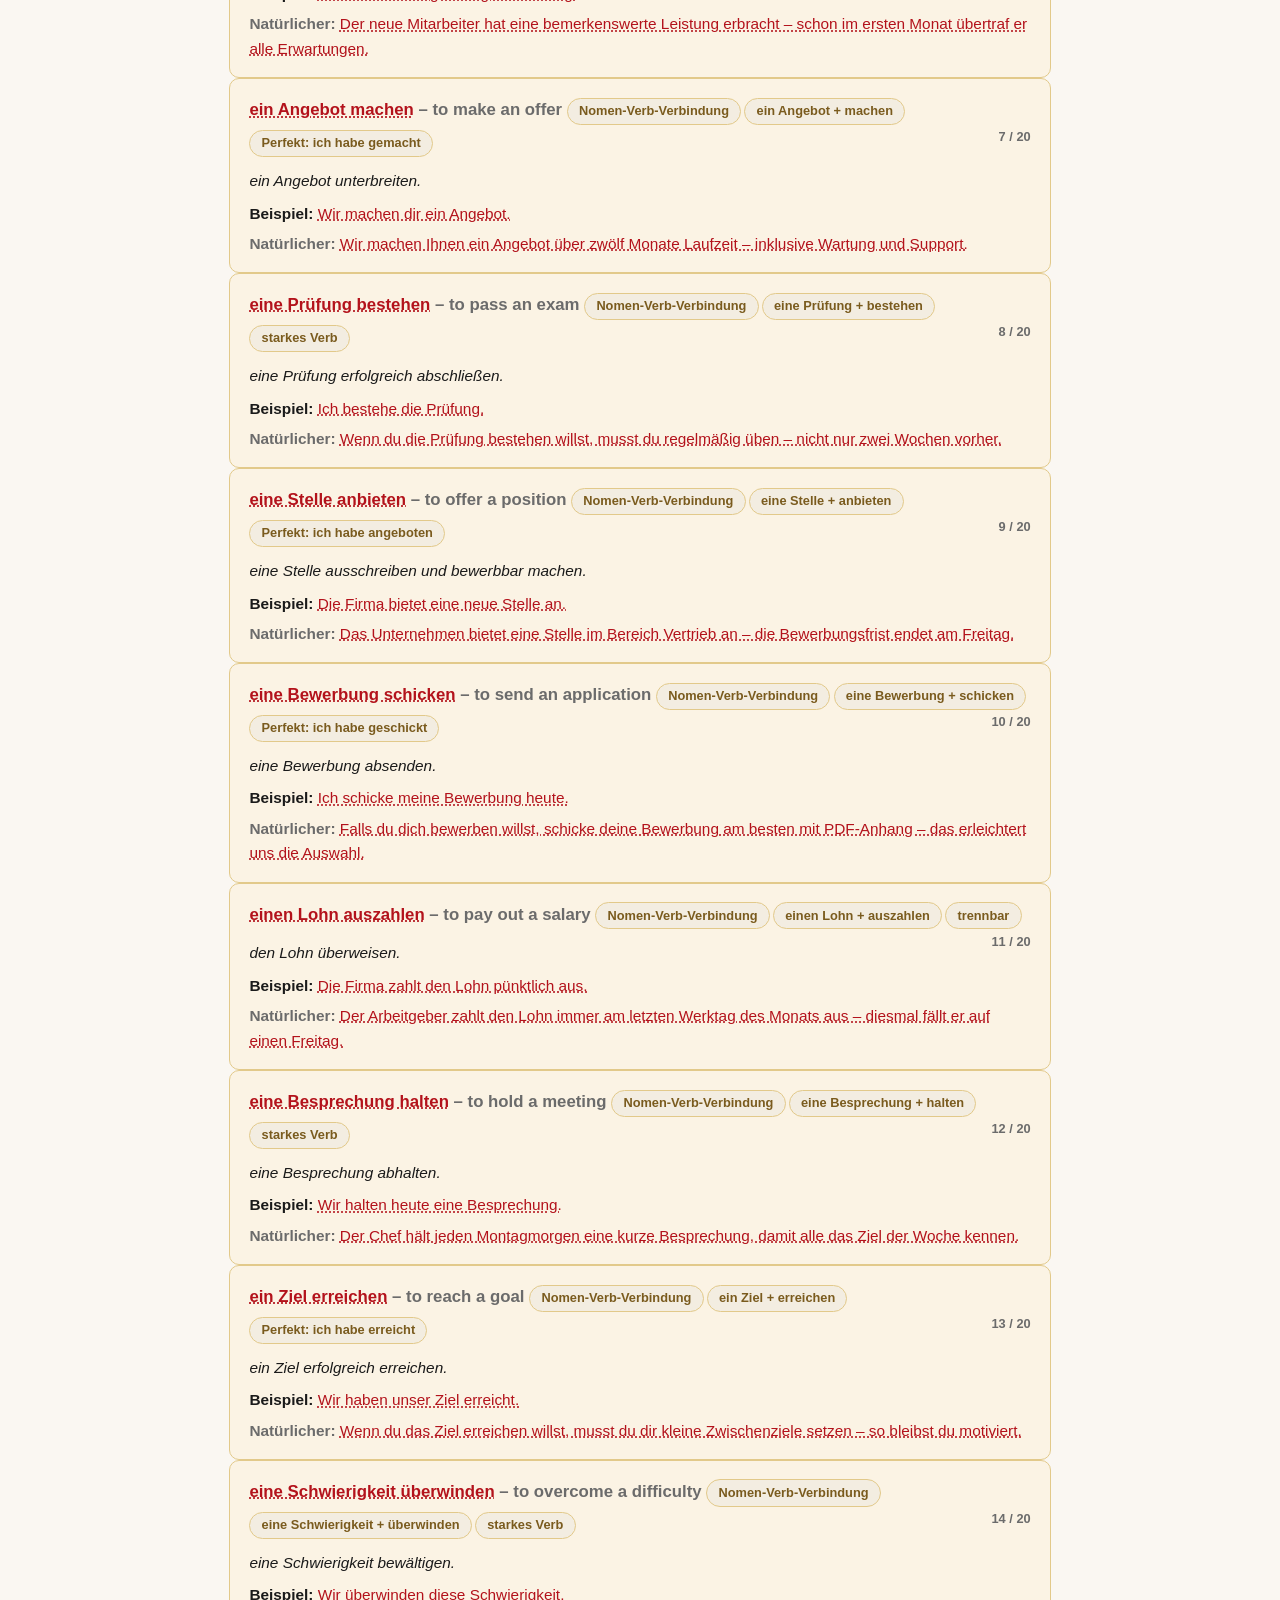
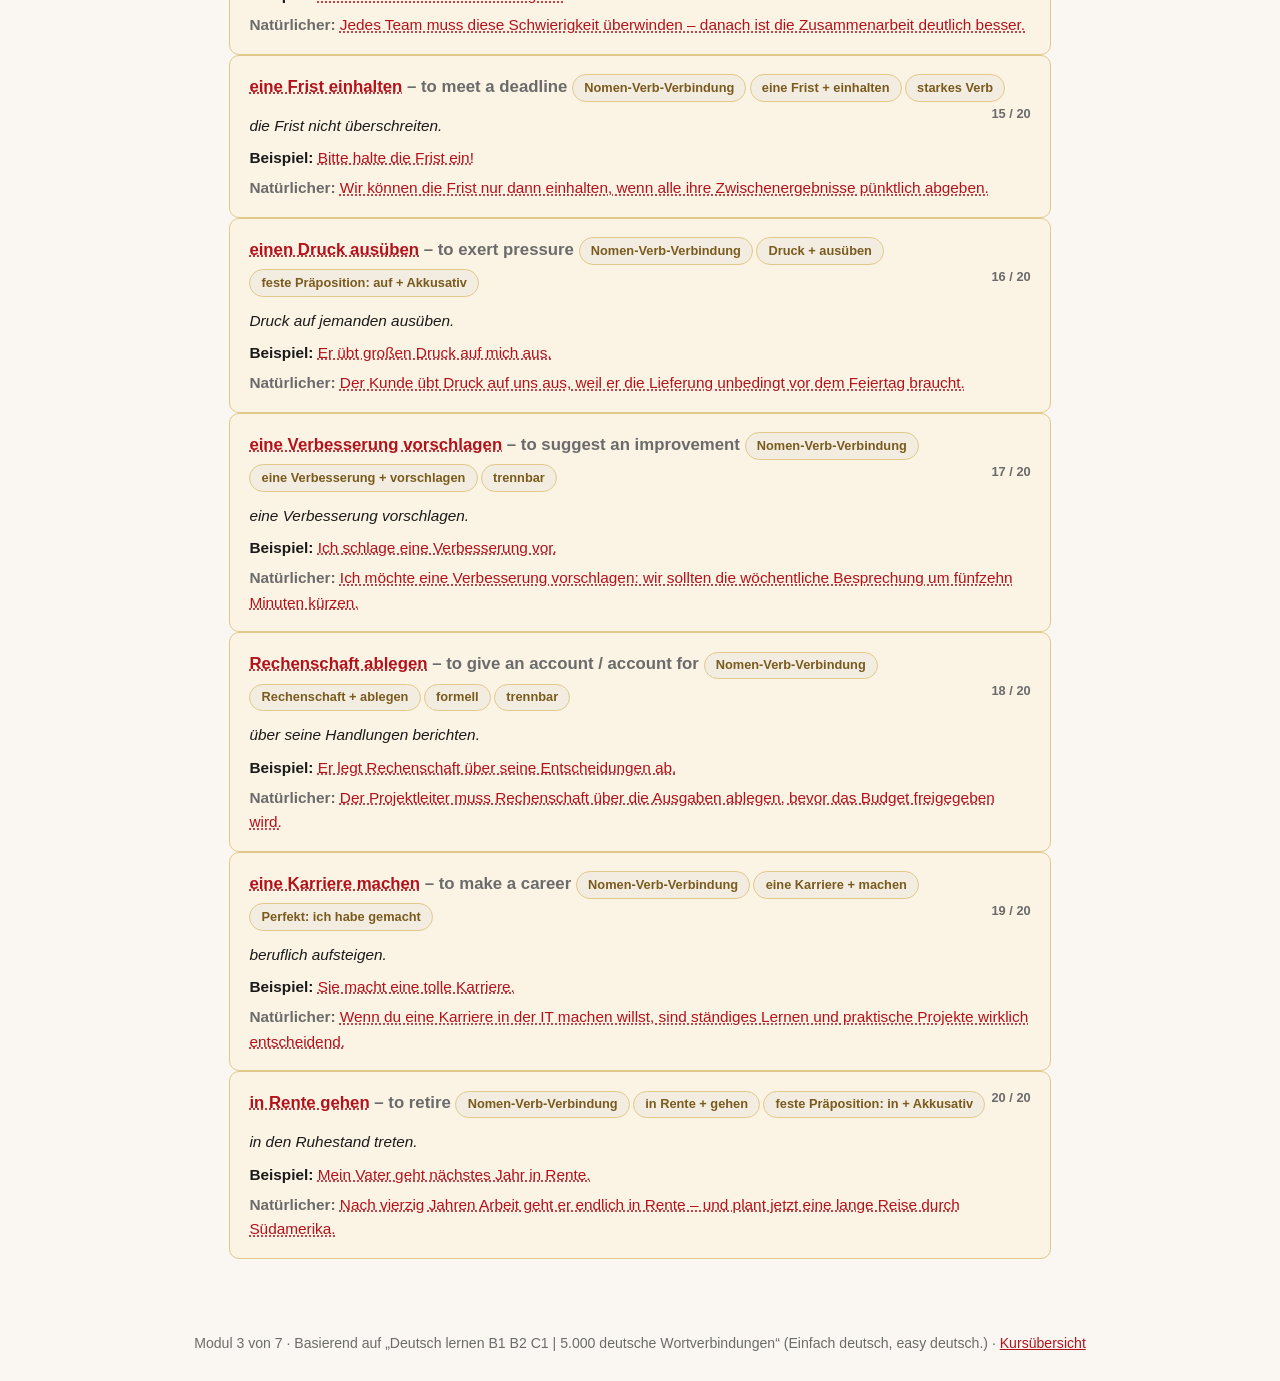
<file: 03-arbeit-aufgaben/index.html>
<!DOCTYPE html>
<html lang="de">
<head>
<meta charset="UTF-8">
<meta name="viewport" content="width=device-width, initial-scale=1.0">
<title>Modul 3: Arbeit &amp; Aufgaben – Wortverbindungen B1-C1</title>
<style>* { margin:0; padding:0; box-sizing:border-box; }
:root { --red:#b3121b; --red-dark:#7c0a12; --gold:#d4af37; --black:#1a1a1a; --grey:#6b6b6b; --cream:#faf7f2; }
body { font-family:-apple-system,BlinkMacSystemFont,'Segoe UI',Roboto,sans-serif; background:var(--cream); color:var(--black); line-height:1.6; }
.topbar { background:linear-gradient(135deg,var(--red) 0%,var(--red-dark) 100%); color:#fff; padding:.9rem 1.2rem; display:flex; justify-content:space-between; align-items:center; flex-wrap:wrap; gap:.5rem; }
.topbar a { color:#ffe9e9; text-decoration:none; font-weight:600; font-size:.9rem; }
.topbar .title { font-weight:700; font-size:1.05rem; }
header.hdr { background:linear-gradient(135deg,var(--red) 0%,var(--red-dark) 100%); color:#fff; padding:1.6rem 1.2rem; text-align:center; }
header.hdr h1 { font-size:clamp(1.4rem,3vw,2.1rem); }
header.hdr p { opacity:.9; }
.container { max-width:860px; margin:0 auto; padding:1.4rem 1.2rem 3rem; }
.tabs { display:flex; gap:.6rem; flex-wrap:wrap; margin-bottom:1.4rem; }
.tabbtn { border:2px solid var(--red); background:#fff; color:var(--red); padding:.55rem 1rem; border-radius:8px; font-weight:600; cursor:pointer; font-size:.9rem; transition:all .18s; }
.tabbtn.active { background:var(--red); color:#fff; }
.panel { display:none; }
.panel.active { display:block; }
.panel h2 { color:var(--red); margin-bottom:.6rem; font-size:1.3rem; }
.panel p.lede { color:var(--grey); margin-bottom:1rem; font-size:.95rem; }
.speak { color:var(--red); text-decoration:underline dotted; cursor:pointer; }
.progressbox { background:#fff; border-radius:10px; padding:.9rem 1.2rem; box-shadow:0 2px 6px rgba(0,0,0,.08); margin-bottom:1rem; display:flex; align-items:center; gap:1rem; flex-wrap:wrap; }
.progressbox .bar { flex:1; height:10px; background:#e7e2da; border-radius:6px; overflow:hidden; min-width:120px; }
.progressbox .bar .fill { height:100%; background:linear-gradient(90deg,var(--red),#e0555d); transition:width .3s; }
.btn { display:inline-block; background:var(--red); color:#fff; padding:.55rem 1.1rem; border-radius:8px; border:none; font-weight:600; font-size:.9rem; cursor:pointer; transition:background .18s; }
.btn:hover { background:var(--red-dark); }
.btn.gold { background:var(--gold); color:#1a1a1a; }
.btn.ghost { background:#fff; color:var(--red); border:2px solid var(--red); }
.qcard { background:#fff; border-radius:12px; padding:1.3rem 1.5rem; box-shadow:0 2px 8px rgba(0,0,0,.1); margin-bottom:1rem; }
.qcard .q { font-size:1.12rem; margin-bottom:.8rem; }
.qcard .q .german { font-weight:700; color:var(--red); }
.opts { display:grid; gap:.6rem; }
.opt { border:2px solid #ddd; background:#fff; padding:.7rem 1rem; border-radius:8px; cursor:pointer; font-size:.96rem; transition:all .15s; text-align:left; }
.opt:hover { border-color:var(--red); }
.opt.correct { background:#e9f7ec; border-color:#2e9e4f; }
.opt.wrong { background:#fdecec; border-color:#c0392b; }
.reveal { background:#fbf3e4; border:1px solid #e2c98a; border-radius:10px; padding:1rem 1.2rem; margin:.8rem 0 0; font-size:.96rem; }
.reveal .g { font-weight:700; color:var(--red); font-size:1.05rem; }
.reveal .en { color:var(--grey); }
.gramtag { display:inline-block; background:#f3ede1; color:#7a5b1e; border:1px solid #e2c98a; border-radius:20px; padding:.15rem .7rem; font-size:.8rem; margin:.15rem .2rem .15rem 0; }
.navbtns { display:flex; gap:.7rem; margin-top:1rem; flex-wrap:wrap; }
.flipcard { perspective:1000px; cursor:pointer; }
.flipcard .inner { position:relative; width:100%; min-height:220px; transition:transform .5s; transform-style:preserve-3d; }
.flipcard.flipped .inner { transform:rotateY(180deg); }
.face { position:absolute; inset:0; backface-visibility:hidden; -webkit-backface-visibility:hidden; border-radius:14px; padding:1.4rem; display:flex; flex-direction:column; justify-content:center; align-items:center; text-align:center; box-shadow:0 4px 14px rgba(0,0,0,.12); }
.face.front { background:#fff; border:2px solid var(--red); }
.face.front .verb { font-size:1.8rem; font-weight:800; color:var(--red); }
.face.front .hint { color:var(--grey); margin-top:.5rem; font-size:.95rem; }
.face.back { background:var(--red); color:#fff; transform:rotateY(180deg); }
.face.back .en { font-size:1.3rem; font-weight:700; margin-bottom:.6rem; }
.face.back .sent { opacity:.92; }
.empty-note { color:var(--grey); font-size:.9rem; margin-top:.4rem; }
.feedback { font-weight:700; margin-top:.6rem; }
.feedback.ok { color:#2e9e4f; }
.feedback.no { color:#c0392b; }
.feedback.sol { color:var(--grey); font-size:.9rem; font-weight:500; margin-top:.3rem; }
.speak.inline { font-size:.85rem; margin-left:.4rem; }
.qtype { font-size:.85rem; color:var(--grey); margin-bottom:.5rem; }
.qtype-tag { display:inline-block; background:var(--red); color:#fff; border-radius:20px; padding:.12rem .75rem; font-size:.78rem; font-weight:700; text-transform:uppercase; letter-spacing:.4px; vertical-align:middle; }
.qcard.results { text-align:center; border-top:5px solid var(--gold); }
.qcard.results h3 { color:var(--red); margin-bottom:.4rem; font-size:1.4rem; }
.qcard.results .bigscore { font-size:1.15rem; margin:.6rem 0 1rem; }
.qcard.results .navbtns { justify-content:center; }
@media (max-width:560px){ .flipcard .inner { min-height:190px; } .face.front .verb { font-size:1.4rem; } }</style>
</head>
<body>
<div class="topbar"><a href="../index.html">← Kursübersicht</a><span class="title">💼 Modul 3: Arbeit &amp; Aufgaben</span><span>🔊 de-DE</span></div>
<header class="hdr"><h1>💼 Arbeit &amp; Aufgaben</h1><p>Work &amp; Tasks · 20 Wortverbindungen · B1–C1</p></header>
<div class="container">
  <div class="progressbox">
    <span>Fortschritt</span>
    <div class="bar"><div class="fill" id="progFill" style="width:0%"></div></div>
    <span id="progPct">0%</span>
    <button class="btn ghost" onclick="resetProg()">Zurücksetzen</button>
  </div>

  <div class="tabs">
    <button class="tabbtn active" data-tab="study">📚 Lernen</button>
    <button class="tabbtn" data-tab="drill">🃏 Karten</button>
    <button class="tabbtn" data-tab="fill">✍️ Lücken</button>
    <button class="tabbtn" data-tab="quiz">🎯 Quiz</button>
  </div>

  <section class="panel active" id="panel-study">
    <h2>Lernen</h2>
    <p class="lede">Arbeite die 20 Wortverbindungen dieser Kategorie durch. Klicke eine Verbindung an, um sie zu hören.</p>
    <div id="studyList"></div>
  </section>

  <section class="panel" id="panel-drill">
    <h2>Karten</h2>
    <p class="lede">Sieh die deutsche Wortverbindung und versuche die englische Bedeutung zu erinnern. Dreh die Karte um, um die Lösung zu sehen.</p>
    <div class="progressbox"><span>Karte</span><span id="drillPos">1 / 20</span><div class="bar"><div class="fill" id="drillFill" style="width:0%"></div></div></div>
    <div class="flipcard" id="flipcard" onclick="flip()">
      <div class="inner">
        <div class="face front">
          <div class="speak" id="drillVerb"></div>
          <div class="hint">Klicke für die Auflösung</div>
        </div>
        <div class="face back"><div class="en" id="drillEn"></div><div class="sent" id="drillSent"></div></div>
      </div>
    </div>
    <div class="navbtns">
      <button class="btn ghost" onclick="drillPrev()">← Zurück</button>
      <button class="btn" onclick="drillNext()">Weiter →</button>
    </div>
    <p class="empty-note">Karten durchlaufen die Wortverbindungen in zufälliger Reihenfolge.</p>
  </section>

  <section class="panel" id="panel-fill">
    <h2>Lücken füllen</h2>
    <p class="lede">Vervollständige den Beispielsatz mit dem passenden Schlüsselwort der Wortverbindung.</p>
    <div class="progressbox"><span>Frage</span><span id="fillPos">1 / 10</span><div class="bar"><div class="fill" id="fillFill" style="width:0%"></div></div><span>Punkte</span><span id="fillScore">0 / 0</span></div>
    <div id="fillQ"></div>
    <div class="navbtns"><button class="btn ghost" onclick="fillReset()">Neu mischen</button></div>
    <p class="empty-note">10 zufällige Sätze aus dieser Kategorie. Wähle die richtige Ergänzung und klicke auf „Weiter“.</p>
  </section>

  <section class="panel" id="panel-quiz">
    <h2>Quiz</h2>
    <p class="lede">10 gemischte Fragetypen: Übersetzung, Bedeutung, Verbindung im Satz und Grammatik. Jede Frage ist oben beschriftet – antworte und klicke auf „Weiter“.</p>
    <div class="progressbox"><span>Frage</span><span id="quizPos">1 / 10</span><div class="bar"><div class="fill" id="quizFill" style="width:0%"></div></div><span>Punkte</span><span id="quizScore">0 / 0</span></div>
    <div id="quizQ"></div>
    <div class="navbtns"><button class="btn ghost" onclick="quizReset()">Neu mischen</button></div>
    <p class="empty-note">10 Fragen, gemischt aus allen 20 Wortverbindungen.</p>
  </section>
</div>
<footer style="text-align:center;padding:1.6rem;color:var(--grey);font-size:.88rem">
  <p>Modul 3 von 7 · Basierend auf „Deutsch lernen B1 B2 C1 | 5.000 deutsche Wortverbindungen“ (Einfach deutsch, easy deutsch.) · <a href="../index.html" style="color:var(--red)">Kursübersicht</a></p>
</footer>
<script>
const VERBS = [{"v": "eine Aufgabe erledigen", "en": "to complete a task", "meaning": "eine Aufgabe ganz zu Ende bringen.", "example": "Ich erledige die Aufgabe morgen.", "natural": "Kannst du die Aufgabe bis zum Mittag erledigen? Der Kunde wartet schon auf die Lösung.", "grammar": "Nomen-Verb-Verbindung · eine Aufgabe + erledigen · Perfekt: ich habe erledigt"}, {"v": "einen Auftrag annehmen", "en": "to accept an order", "meaning": "einen Auftrag übernehmen.", "example": "Ich nehme den Auftrag an.", "natural": "Wir nehmen den Auftrag nur dann an, wenn die Lieferzeit passt – sonst sagen wir höflich ab.", "grammar": "Nomen-Verb-Verbindung · einen Auftrag + annehmen · starkes Verb"}, {"v": "einen Auftrag ablehnen", "en": "to decline/reject an order", "meaning": "einen Auftrag nicht übernehmen.", "example": "Ich lehne den Auftrag ab.", "natural": "Der Lieferant hat den Auftrag abgelehnt, weil die Materialkosten zu stark gestiegen sind.", "grammar": "Nomen-Verb-Verbindung · einen Auftrag + ablehnen · trennbar"}, {"v": "einen Bericht schreiben", "en": "to write a report", "meaning": "einen Bericht verfassen.", "example": "Ich schreibe den Bericht heute Abend.", "natural": "Ich schreibe am Ende der Woche einen kurzen Bericht über den Projektstand – alle Zahlen findest du dort.", "grammar": "Nomen-Verb-Verbindung · einen Bericht + schreiben · Perfekt: ich habe geschrieben"}, {"v": "Verantwortung übernehmen", "en": "to take responsibility", "meaning": "selbst für etwas verantwortlich sein.", "example": "Ich übernehme die Verantwortung.", "natural": "Wenn du die Verantwortung für das Projekt übernimmst, musst du auch bei Problemen zu deiner Entscheidung stehen.", "grammar": "Nomen-Verb-Verbindung · Verantwortung + übernehmen · starkes Verb"}, {"v": "eine Leistung erbringen", "en": "to deliver a performance", "meaning": "eine Leistung vollbringen.", "example": "Das Team erbringt eine gute Leistung.", "natural": "Der neue Mitarbeiter hat eine bemerkenswerte Leistung erbracht – schon im ersten Monat übertraf er alle Erwartungen.", "grammar": "Nomen-Verb-Verbindung · eine Leistung + erbringen · formell · starkes Verb"}, {"v": "ein Angebot machen", "en": "to make an offer", "meaning": "ein Angebot unterbreiten.", "example": "Wir machen dir ein Angebot.", "natural": "Wir machen Ihnen ein Angebot über zwölf Monate Laufzeit – inklusive Wartung und Support.", "grammar": "Nomen-Verb-Verbindung · ein Angebot + machen · Perfekt: ich habe gemacht"}, {"v": "eine Prüfung bestehen", "en": "to pass an exam", "meaning": "eine Prüfung erfolgreich abschließen.", "example": "Ich bestehe die Prüfung.", "natural": "Wenn du die Prüfung bestehen willst, musst du regelmäßig üben – nicht nur zwei Wochen vorher.", "grammar": "Nomen-Verb-Verbindung · eine Prüfung + bestehen · starkes Verb"}, {"v": "eine Stelle anbieten", "en": "to offer a position", "meaning": "eine Stelle ausschreiben und bewerbbar machen.", "example": "Die Firma bietet eine neue Stelle an.", "natural": "Das Unternehmen bietet eine Stelle im Bereich Vertrieb an – die Bewerbungsfrist endet am Freitag.", "grammar": "Nomen-Verb-Verbindung · eine Stelle + anbieten · Perfekt: ich habe angeboten"}, {"v": "eine Bewerbung schicken", "en": "to send an application", "meaning": "eine Bewerbung absenden.", "example": "Ich schicke meine Bewerbung heute.", "natural": "Falls du dich bewerben willst, schicke deine Bewerbung am besten mit PDF-Anhang – das erleichtert uns die Auswahl.", "grammar": "Nomen-Verb-Verbindung · eine Bewerbung + schicken · Perfekt: ich habe geschickt"}, {"v": "einen Lohn auszahlen", "en": "to pay out a salary", "meaning": "den Lohn überweisen.", "example": "Die Firma zahlt den Lohn pünktlich aus.", "natural": "Der Arbeitgeber zahlt den Lohn immer am letzten Werktag des Monats aus – diesmal fällt er auf einen Freitag.", "grammar": "Nomen-Verb-Verbindung · einen Lohn + auszahlen · trennbar"}, {"v": "eine Besprechung halten", "en": "to hold a meeting", "meaning": "eine Besprechung abhalten.", "example": "Wir halten heute eine Besprechung.", "natural": "Der Chef hält jeden Montagmorgen eine kurze Besprechung, damit alle das Ziel der Woche kennen.", "grammar": "Nomen-Verb-Verbindung · eine Besprechung + halten · starkes Verb"}, {"v": "ein Ziel erreichen", "en": "to reach a goal", "meaning": "ein Ziel erfolgreich erreichen.", "example": "Wir haben unser Ziel erreicht.", "natural": "Wenn du das Ziel erreichen willst, musst du dir kleine Zwischenziele setzen – so bleibst du motiviert.", "grammar": "Nomen-Verb-Verbindung · ein Ziel + erreichen · Perfekt: ich habe erreicht"}, {"v": "eine Schwierigkeit überwinden", "en": "to overcome a difficulty", "meaning": "eine Schwierigkeit bewältigen.", "example": "Wir überwinden diese Schwierigkeit.", "natural": "Jedes Team muss diese Schwierigkeit überwinden – danach ist die Zusammenarbeit deutlich besser.", "grammar": "Nomen-Verb-Verbindung · eine Schwierigkeit + überwinden · starkes Verb"}, {"v": "eine Frist einhalten", "en": "to meet a deadline", "meaning": "die Frist nicht überschreiten.", "example": "Bitte halte die Frist ein!", "natural": "Wir können die Frist nur dann einhalten, wenn alle ihre Zwischenergebnisse pünktlich abgeben.", "grammar": "Nomen-Verb-Verbindung · eine Frist + einhalten · starkes Verb"}, {"v": "einen Druck ausüben", "en": "to exert pressure", "meaning": "Druck auf jemanden ausüben.", "example": "Er übt großen Druck auf mich aus.", "natural": "Der Kunde übt Druck auf uns aus, weil er die Lieferung unbedingt vor dem Feiertag braucht.", "grammar": "Nomen-Verb-Verbindung · Druck + ausüben · feste Präposition: auf + Akkusativ"}, {"v": "eine Verbesserung vorschlagen", "en": "to suggest an improvement", "meaning": "eine Verbesserung vorschlagen.", "example": "Ich schlage eine Verbesserung vor.", "natural": "Ich möchte eine Verbesserung vorschlagen: wir sollten die wöchentliche Besprechung um fünfzehn Minuten kürzen.", "grammar": "Nomen-Verb-Verbindung · eine Verbesserung + vorschlagen · trennbar"}, {"v": "Rechenschaft ablegen", "en": "to give an account / account for", "meaning": "über seine Handlungen berichten.", "example": "Er legt Rechenschaft über seine Entscheidungen ab.", "natural": "Der Projektleiter muss Rechenschaft über die Ausgaben ablegen, bevor das Budget freigegeben wird.", "grammar": "Nomen-Verb-Verbindung · Rechenschaft + ablegen · formell · trennbar"}, {"v": "eine Karriere machen", "en": "to make a career", "meaning": "beruflich aufsteigen.", "example": "Sie macht eine tolle Karriere.", "natural": "Wenn du eine Karriere in der IT machen willst, sind ständiges Lernen und praktische Projekte wirklich entscheidend.", "grammar": "Nomen-Verb-Verbindung · eine Karriere + machen · Perfekt: ich habe gemacht"}, {"v": "in Rente gehen", "en": "to retire", "meaning": "in den Ruhestand treten.", "example": "Mein Vater geht nächstes Jahr in Rente.", "natural": "Nach vierzig Jahren Arbeit geht er endlich in Rente – und plant jetzt eine lange Reise durch Südamerika.", "grammar": "Nomen-Verb-Verbindung · in Rente + gehen · feste Präposition: in + Akkusativ"}];
const CATID = 3;
// =============================================================
//  300 Deutsche Verben - module app logic
//  Expects VERBS (array) and CATID (int) defined before this file.
// =============================================================
const N = VERBS.length;
const KEY = 'gv-progress-' + CATID;

const TTS = (() => {
  const u = ('speechSynthesis' in window) ? window.speechSynthesis : null;
  let voice = null;
  if (u) {
    const pick = () => {
      const vs = u.getVoices();
      voice = vs.find(v => v.lang === 'de-DE') || vs.find(v => v.lang && v.lang.slice(0, 2) === 'de') || null;
    };
    pick();
    u.onvoiceschanged = pick;
  }
  return {
    ok: !!u,
    speak(t) {
      if (!u) return;
      u.cancel();
      const x = new SpeechSynthesisUtterance(t);
      x.lang = 'de-DE';
      x.rate = 0.92;
      if (voice) x.voice = voice;
      u.speak(x);
    }
  };
})();

window.speak = function (t) { TTS.speak(t); };

function escHtml(s) {
  return String(s).replace(/&/g, '&amp;').replace(/</g, '&lt;').replace(/>/g, '&gt;');
}

function q(tag, attrs, html) {
  const el = document.createElement(tag);
  for (const k in attrs) el.setAttribute(k, attrs[k]);
  if (html != null) el.innerHTML = html;
  return el;
}

// ---------- progress ----------
function setProg(p) {
  p = Math.max(0, Math.min(100, Math.round(p)));
  localStorage.setItem(KEY, p);
  const f = document.getElementById('progFill');
  const t = document.getElementById('progPct');
  if (f) f.style.width = p + '%';
  if (t) t.textContent = p + '%';
}
function getProg() { return parseInt(localStorage.getItem(KEY) || '0', 10); }
function resetProg() {
  if (confirm('Fortschritt zurücksetzen?')) {
    localStorage.removeItem(KEY);
    setProg(0);
  }
}
setProg(getProg());

// ---------- tabs ----------
document.querySelectorAll('.tabbtn').forEach(b => b.addEventListener('click', () => {
  document.querySelectorAll('.tabbtn').forEach(x => x.classList.remove('active'));
  document.querySelectorAll('.panel').forEach(x => x.classList.remove('active'));
  b.classList.add('active');
  document.getElementById('panel-' + b.dataset.tab).classList.add('active');
}));

// ---------- helpers ----------
function shuffle(a) {
  const arr = a.slice();
  for (let i = arr.length - 1; i > 0; i--) {
    const j = Math.floor(Math.random() * (i + 1));
    [arr[i], arr[j]] = [arr[j], arr[i]];
  }
  return arr;
}

// Full infinitive without the reflexive "sich/mich/dich" part
function infinitiveOf(v) {
  return String(v).replace(/^(sich|mich|dich)\s+/i, '');
}

// Main verb stem: infinitive minus separable prefix + reflexive + (e)n ending
function verbRoot(vv) {
  let s = infinitiveOf(vv);
  const prefixes = ['zurück', 'zusammen', 'entgegen', 'vorbei', 'weiter', 'mit', 'nach', 'vor', 'aus', 'auf', 'an',
    'ab', 'bei', 'ein', 'los', 'zu', 'teil', 'fern', 'fest'];
  for (const p of prefixes) {
    if (s.startsWith(p) && s.length > p.length + 3) { s = s.slice(p.length); break; }
  }
  let root = s.replace(/(en|ern|eln)$/, '');
  if (root.length < 3) root = s.replace(/en$/, '');
  if (root.length < 3) root = s;
  return root;
}

// ---------- cloze builder (shared by Lücken & Quiz) ----------
function clozeFor(v) {
  const root = verbRoot(v.v);
  if (root.length < 3) return null;
  const re = new RegExp('\\b(' + root.replace(/[.*+?^${}()|[\]\\]/g, '\\$&') + ')[a-zäöüß]*\\b', 'i');
  for (const c of [{ s: v.example, label: 'Beispiel' }, { s: v.natural, label: 'Natürlicher' }]) {
    const m = c.s.match(re);
    if (m) {
      return {
        blanked: c.s.slice(0, m.index) + '______' + c.s.slice(m.index + m[0].length),
        original: c.s,
        label: c.label,
        hit: m[0]
      };
    }
  }
  return null;
}

// 4 full-infinitive options (1 correct + 3 distractors)
function verbOptions(correctVerb) {
  const seen = new Set([infinitiveOf(correctVerb).toLowerCase()]);
  const opts = [correctVerb];
  const pool = shuffle(VERBS.map(v => v.v));
  for (const w of pool) {
    const key = infinitiveOf(w).toLowerCase();
    if (!seen.has(key)) { seen.add(key); opts.push(w); }
    if (opts.length === 4) break;
  }
  while (opts.length < 4) opts.push(correctVerb);
  return shuffle(opts);
}

// simple grammar category for the Grammatik question type
function gramTag(v) {
  const g = (v.grammar || '').toLowerCase();
  if (g.indexOf('trennbar') > -1) return 'trennbar';
  if (g.indexOf('reflexiv') > -1) return 'reflexiv';
  if (g.indexOf('modalverb') > -1) return 'Modalverb';
  if (g.indexOf('hilfsverb') > -1) return 'Hilfsverb';
  if (g.indexOf('starkes verb') > -1) return 'starkes Verb';
  return 'regelmäßig';
}

// ---------- study ----------
(function () {
  const list = document.getElementById('studyList');
  VERBS.forEach((v, i) => {
    const tags = escHtml(v.grammar).split('·').map(g => `<span class="gramtag">${g.trim()}</span>`).join('');
    const card = q('div', { className: 'qcard' }, `
      <div class="reveal" style="margin:0">
        <div class="g"><span class="speak" data-speak="verb">${escHtml(v.v)}</span>
          <span class="en">– ${escHtml(v.en)}</span> ${tags}
          <span style="float:right;color:var(--grey);font-size:.8rem">${i + 1} / ${N}</span>
        </div>
        <div style="margin-top:.6rem"><em>${escHtml(v.meaning)}</em></div>
        <div style="margin-top:.5rem"><b>Beispiel:</b> <span class="speak" data-speak="example">${escHtml(v.example)}</span></div>
        <div style="margin-top:.35rem;color:var(--grey)"><b>Natürlicher:</b> <span class="speak" data-speak="natural">${escHtml(v.natural)}</span></div>
      </div>`);
    card.querySelectorAll('.speak[data-speak]').forEach(sp => {
      sp.addEventListener('click', e => {
        e.stopPropagation();
        const kind = sp.dataset.speak;
        TTS.speak(kind === 'verb' ? v.v : kind === 'example' ? v.example : v.natural);
      });
    });
    list.appendChild(card);
  });
})();

// ---------- drill (flashcards) ----------
let drillOrder = shuffle([...Array(N).keys()]);
let drillIdx = 0;

function setDrill() {
  const v = VERBS[drillOrder[drillIdx]];
  const card = document.getElementById('flipcard');
  card.classList.remove('flipped');
  const verbEl = document.getElementById('drillVerb');
  verbEl.className = 'verb speak';
  verbEl.textContent = v.v;
  verbEl.onclick = (e) => { e.stopPropagation(); TTS.speak(v.v); };
  document.getElementById('drillEn').textContent = v.en + ' · ' + v.meaning;
  document.getElementById('drillSent').innerHTML =
    '<b>Beispiel:</b> ' + escHtml(v.example) + '<br><b>Natürlicher:</b> ' + escHtml(v.natural);
  document.getElementById('drillPos').textContent = (drillIdx + 1) + ' / ' + N;
  document.getElementById('drillFill').style.width = ((drillIdx + 1) / N * 100) + '%';
}
function flip() { document.getElementById('flipcard').classList.toggle('flipped'); }
function drillNext() {
  if (drillIdx === N - 1) {
    drillOrder = shuffle([...Array(N).keys()]);
    drillIdx = 0;
  } else {
    drillIdx++;
  }
  setDrill();
  setProg(getProg() + Math.max(1, Math.round(100 / N)));
}
function drillPrev() {
  if (drillIdx === 0) { setDrill(); return; }
  drillIdx--;
  setDrill();
}
setDrill();

// =============================================================
//  LÜCKEN (Welches Verb passt?)
// =============================================================
const ROUND_LEN = 10;
let fillItems = [], fillIdx = 0, fillScore = 0, fillAnswered = 0;

function fillScoreElt() { return document.getElementById('fillScore'); }

function genFill() {
  fillItems = shuffle(VERBS.map((v, i) => ({ v, i }))).slice(0, ROUND_LEN);
  fillIdx = 0; fillScore = 0; fillAnswered = 0;
  fillShow();
}

function fillProgress() {
  document.getElementById('fillPos').textContent = (fillIdx + 1) + ' / ' + ROUND_LEN;
  document.getElementById('fillFill').style.width = ((fillIdx + 1) / ROUND_LEN * 100) + '%';
  if (fillScoreElt()) fillScoreElt().textContent = fillScore + ' / ' + fillAnswered + ' richtig';
}

function fillShow() {
  fillProgress();
  const it = fillItems[fillIdx];
  const v = VERBS[it.i];
  const cloze = clozeFor(v);
  const opts = verbOptions(v.v);

  let inner;
  if (cloze) {
    inner = `
      <p class="qtype">Welches Verb passt in den Satz? <span class="qtype-tag">${cloze.label}</span></p>
      <div class="q"><em>„${escHtml(cloze.blanked)}“</em>
        <span class="speak inline" data-say="${escHtml(cloze.original)}">🔊 anhören</span></div>
      <div class="opts">${opts.map(o => `<button class="opt" data-ok="${o === v.v ? '1' : '0'}">${escHtml(o)}</button>`).join('')}</div>`;
  } else {
    // fallback: meaning-based (if no sentence could be blanked)
    inner = `
      <p class="qtype">Welches Verb passt zur Bedeutung?</p>
      <div class="q"><em>„${escHtml(v.meaning)}“</em></div>
      <div class="opts">${opts.map(o => `<button class="opt" data-ok="${o === v.v ? '1' : '0'}">${escHtml(o)}</button>`).join('')}</div>`;
  }
  const box = q('div', { className: 'qcard' }, inner + `<div id="fillFb"></div>`);
  box.querySelectorAll('.opt').forEach(b => b.addEventListener('click', () => fillPick(b, v)));
  box.querySelectorAll('.speak[data-say]').forEach(sp => sp.addEventListener('click', e => { e.stopPropagation(); TTS.speak(sp.dataset.say); }));
  const host = document.getElementById('fillQ');
  host.innerHTML = '';
  host.appendChild(box);
}

function fillPick(btn, v) {
  if (btn.disabled) return;
  boxdisabled('#fillQ .opt');
  const ok = btn.dataset.ok === '1';
  btn.classList.add(ok ? 'correct' : 'wrong');
  fillAnswered++;
  if (ok) fillScore++;

  const cloze = clozeFor(v);
  const fb = document.getElementById('fillFb');
  const sol = cloze
    ? `Die Lösung: <span class="speak" data-sol="${escHtml(cloze.original)}">„${escHtml(cloze.original)}“</span>`
    : `Die Lösung: <b>${escHtml(v.v)}</b>`;

  fb.innerHTML = (ok
    ? `<div class="feedback ok">Richtig! 🎉</div>`
    : `<div class="feedback no">Nicht ganz – <b>${escHtml(v.v)}</b> (${escHtml(v.en)})</div>`)
    + `<div class="feedback sol">${sol}</div>`;

  fb.querySelectorAll('.speak').forEach(sp => sp.addEventListener('click', e => { e.stopPropagation(); TTS.speak(sp.dataset.sol); }));

  fillProgress();
  setProg(getProg() + 1);

  const btnWrap = q('div', { className: 'navbtns' },
    fillIdx < ROUND_LEN - 1
      ? `<button class="btn">Weiter →</button>`
      : `<button class="btn">Ergebnis anzeigen 🏁</button>`);
  btnWrap.querySelector('button').addEventListener('click', () => {
    if (fillIdx < ROUND_LEN - 1) { fillIdx++; fillShow(); }
    else fillResult();
  });
  fb.appendChild(btnWrap);
}

function fillResult() {
  const host = document.getElementById('fillQ');
  host.innerHTML = '';
  const card = q('div', { className: 'qcard results' }, `
    <h3>🏁 Runde geschafft</h3>
    <p class="bigscore">Du hast <b>${fillScore}</b> von <b>${ROUND_LEN}</b> Sätzen richtig ergänzt.</p>
    <div class="navbtns">
      <button class="btn" id="fillAgain">Nochmal spielen</button>
      <button class="btn ghost" onclick="document.querySelector('[data-tab=drill]').click()">Zu den Karten</button>
    </div>`);
  card.querySelector('#fillAgain').addEventListener('click', genFill);
  host.appendChild(card);
  fillProgress();
}
function boxdisabled(sel) { [...document.querySelectorAll(sel)].forEach(o => o.disabled = true); }
function fillReset() { genFill(); }
genFill();

// =============================================================
//  QUIZ
// =============================================================
let quizItems = [], quizIdx = 0, quizScore = 0, quizAnswered = 0;

function quizScoreElt() { return document.getElementById('quizScore'); }

function genQuiz() {
  quizItems = shuffle(VERBS.map((v, i) => ({ v, i }))).slice(0, ROUND_LEN);
  quizIdx = 0; quizScore = 0; quizAnswered = 0;
  quizShow();
}

function quizProgress() {
  document.getElementById('quizPos').textContent = (quizIdx + 1) + ' / ' + ROUND_LEN;
  document.getElementById('quizFill').style.width = ((quizIdx + 1) / ROUND_LEN * 100) + '%';
  if (quizScoreElt()) quizScoreElt().textContent = quizScore + ' / ' + quizAnswered + ' richtig';
}

function quizShow() {
  quizProgress();
  const it = quizItems[quizIdx];
  const v = VERBS[it.i];

  // pick the question type for this item (fixed per item -> predictable)
  const tpl = (it.i * 7 + quizIdx) % 4;
  const pool = shuffle(VERBS.filter(x => x.i !== it.i));

  let badge, qhtml, opts, correct = v.v;

  if (tpl === 0) {            // Englisch -> Deutsch
    badge = 'Englisch → Deutsch';
    qhtml = `Wie heißt dieses Verb auf Deutsch? <span class="speak inline" data-say="${escHtml(v.v)}">🔊 anhören</span>`;
    opts = verbOptions(v.v);
  } else if (tpl === 1) {     // Deutsch -> Englisch
    badge = 'Deutsch → Englisch';
    correct = v.en;
    qhtml = `Was bedeutet „<b>${escHtml(v.v)}</b>“?`;
    const seen = new Set([v.en]); const o = [v.en];
    for (const d of pool) { if (!seen.has(d.en.toLowerCase())) { seen.add(d.en.toLowerCase()); o.push(d.en); } if (o.length === 4) break; }
    opts = shuffle(o);
  } else if (tpl === 2) {     // Satz -> Welches Verb?
    badge = 'Im Satz';
    const cloze = clozeFor(v);
    correct = v.v;
    if (cloze) {
      qhtml = `Welches Verb passt in den Satz? <span class="speak inline" data-say="${escHtml(cloze.original)}">🔊 anhören</span>
        <div class="q" style="margin-top:.6rem"><em>„${escHtml(cloze.blanked)}“</em></div>`;
    } else {
      qhtml = `Welches Verb hat diese Bedeutung? „<em>${escHtml(v.meaning)}</em>“`;
    }
    opts = verbOptions(v.v);
  } else {                    // Grammatik
    badge = 'Grammatik';
    correct = gramTag(v);
    const tags = ['trennbar', 'reflexiv', 'Modalverb', 'Hilfsverb', 'starkes Verb', 'regelmäßig'];
    opts = shuffle([correct].concat(tags.filter(t => t !== correct)).slice(0, 3));
    qhtml = `Zu welchem Typ gehört „<b>${escHtml(v.v)}</b>“?`;
  }

  const box = q('div', { className: 'qcard' }, `
    <p class="qtype"><span class="qtype-tag">${badge}</span></p>
    <div class="q">${qhtml}</div>
    <div class="opts">${opts.map(o => `<button class="opt" data-v="${escHtml(String(o)).replace(/"/g, '&quot;')}" data-ok="${String(o) === String(correct) ? '1' : '0'}">${escHtml(o)}</button>`).join('')}</div>
    <div id="quizFb"></div>`);
  box.querySelectorAll('.opt').forEach(b => b.addEventListener('click', () => quizPick(b, String(correct), v)));
  box.querySelectorAll('.speak[data-say]').forEach(sp => sp.addEventListener('click', e => { e.stopPropagation(); TTS.speak(sp.dataset.say); }));
  const host = document.getElementById('quizQ');
  host.innerHTML = '';
  host.appendChild(box);
}

function quizPick(btn, correct, v) {
  if (btn.disabled) return;
  boxdisabled('#quizQ .opt');
  const ok = btn.dataset.ok === '1';
  btn.classList.add(ok ? 'correct' : 'wrong');
  quizAnswered++;
  if (ok) quizScore++;

  const fb = document.getElementById('quizFb');
  let extra = '';
  if (btn.dataset.ok !== '1') extra = `<div class="feedback sol">Antwort: <b>${escHtml(correct)}</b></div>`;
  fb.innerHTML = (ok
    ? `<div class="feedback ok">Richtig! 🎉</div>`
    : `<div class="feedback no">Leider falsch.</div>`)
    + extra;

  quizProgress();
  setProg(getProg() + 1);

  const btnWrap = q('div', { className: 'navbtns' },
    quizIdx < ROUND_LEN - 1
      ? `<button class="btn">Weiter →</button>`
      : `<button class="btn">Ergebnis anzeigen 🏁</button>`);
  btnWrap.querySelector('button').addEventListener('click', () => {
    if (quizIdx < ROUND_LEN - 1) { quizIdx++; quizShow(); }
    else quizResult();
  });
  fb.appendChild(btnWrap);
}

function quizResult() {
  const host = document.getElementById('quizQ');
  host.innerHTML = '';
  const card = q('div', { className: 'qcard results' }, `
    <h3>🏁 Quiz geschafft</h3>
    <p class="bigscore">Du hast <b>${quizScore}</b> von <b>${ROUND_LEN}</b> Fragen richtig beantwortet.</p>
    <div class="navbtns">
      <button class="btn" id="quizAgain">Nochmal spielen</button>
      <button class="btn ghost" onclick="document.querySelector('[data-tab=drill]').click()">Zu den Karten</button>
    </div>`);
  card.querySelector('#quizAgain').addEventListener('click', genQuiz);
  host.appendChild(card);
  quizProgress();
}
function quizReset() { genQuiz(); }
genQuiz();
</script>
</body>
</html>
</file>
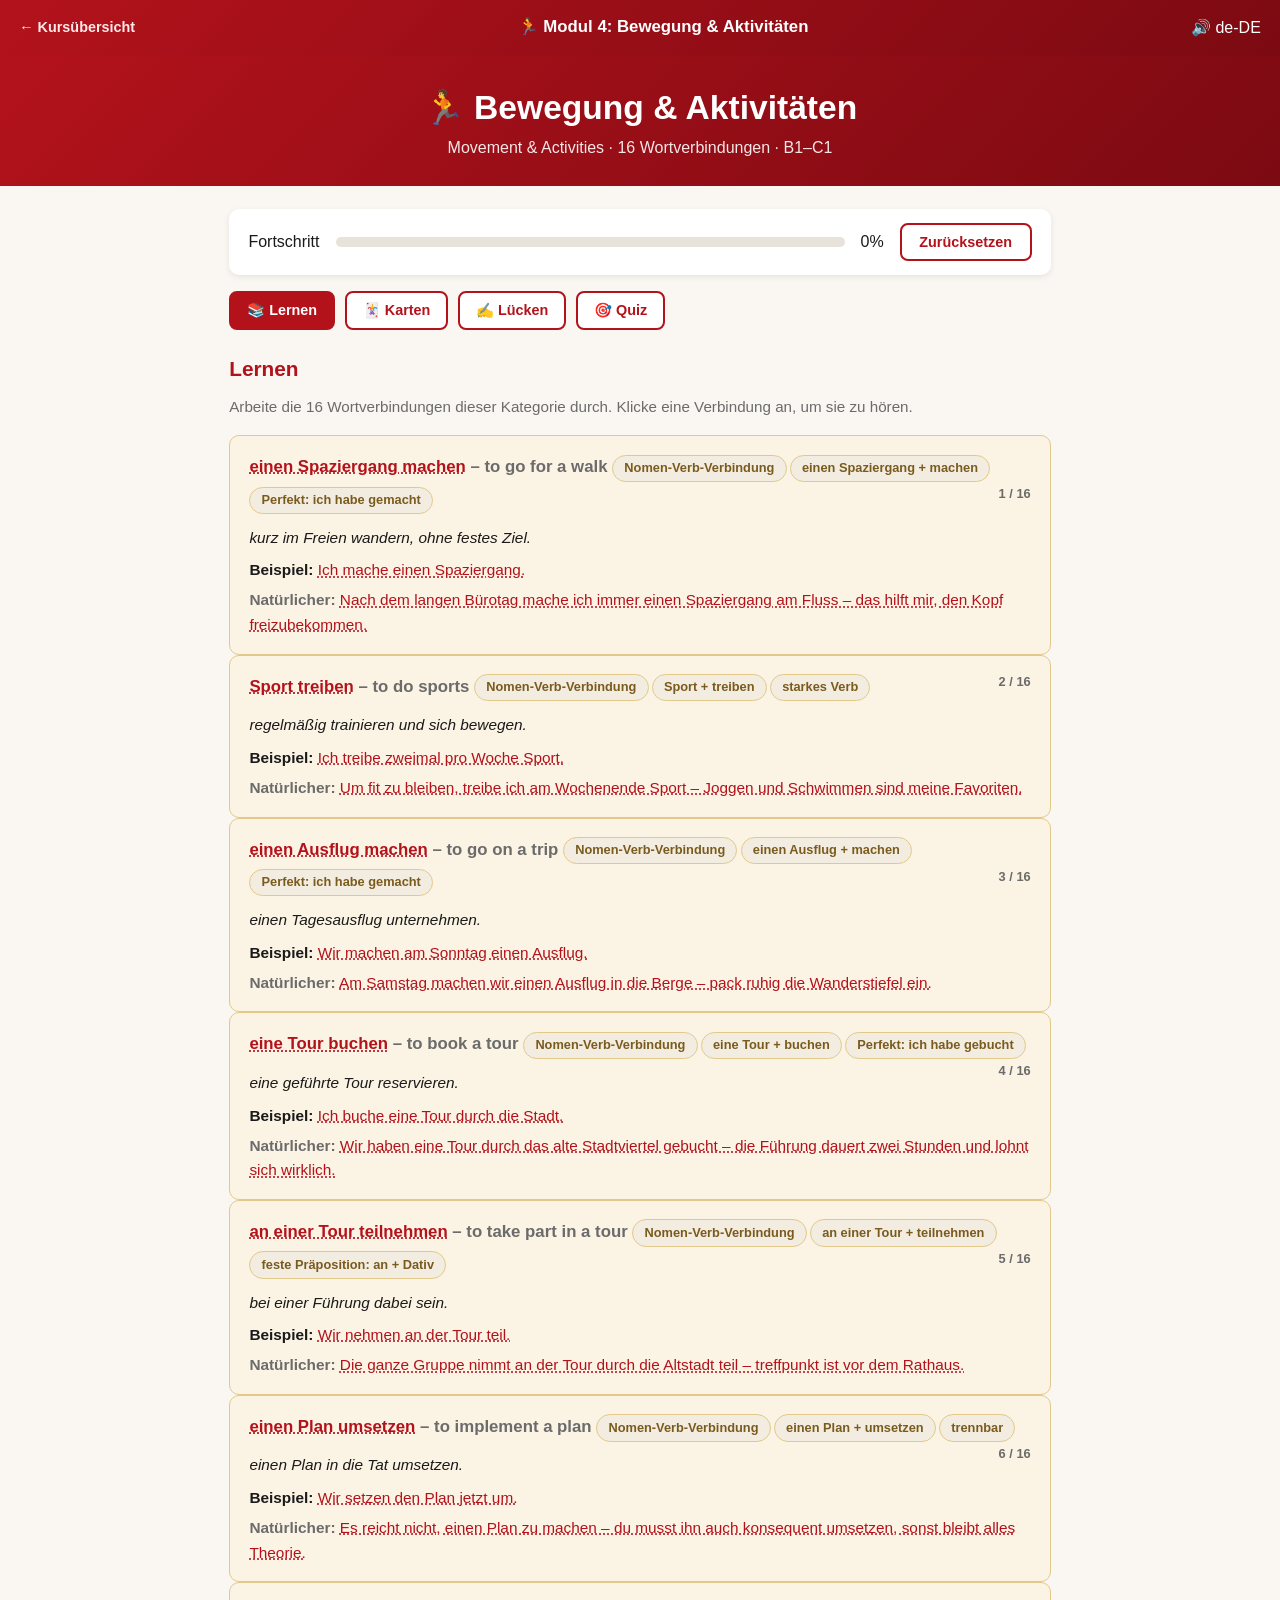
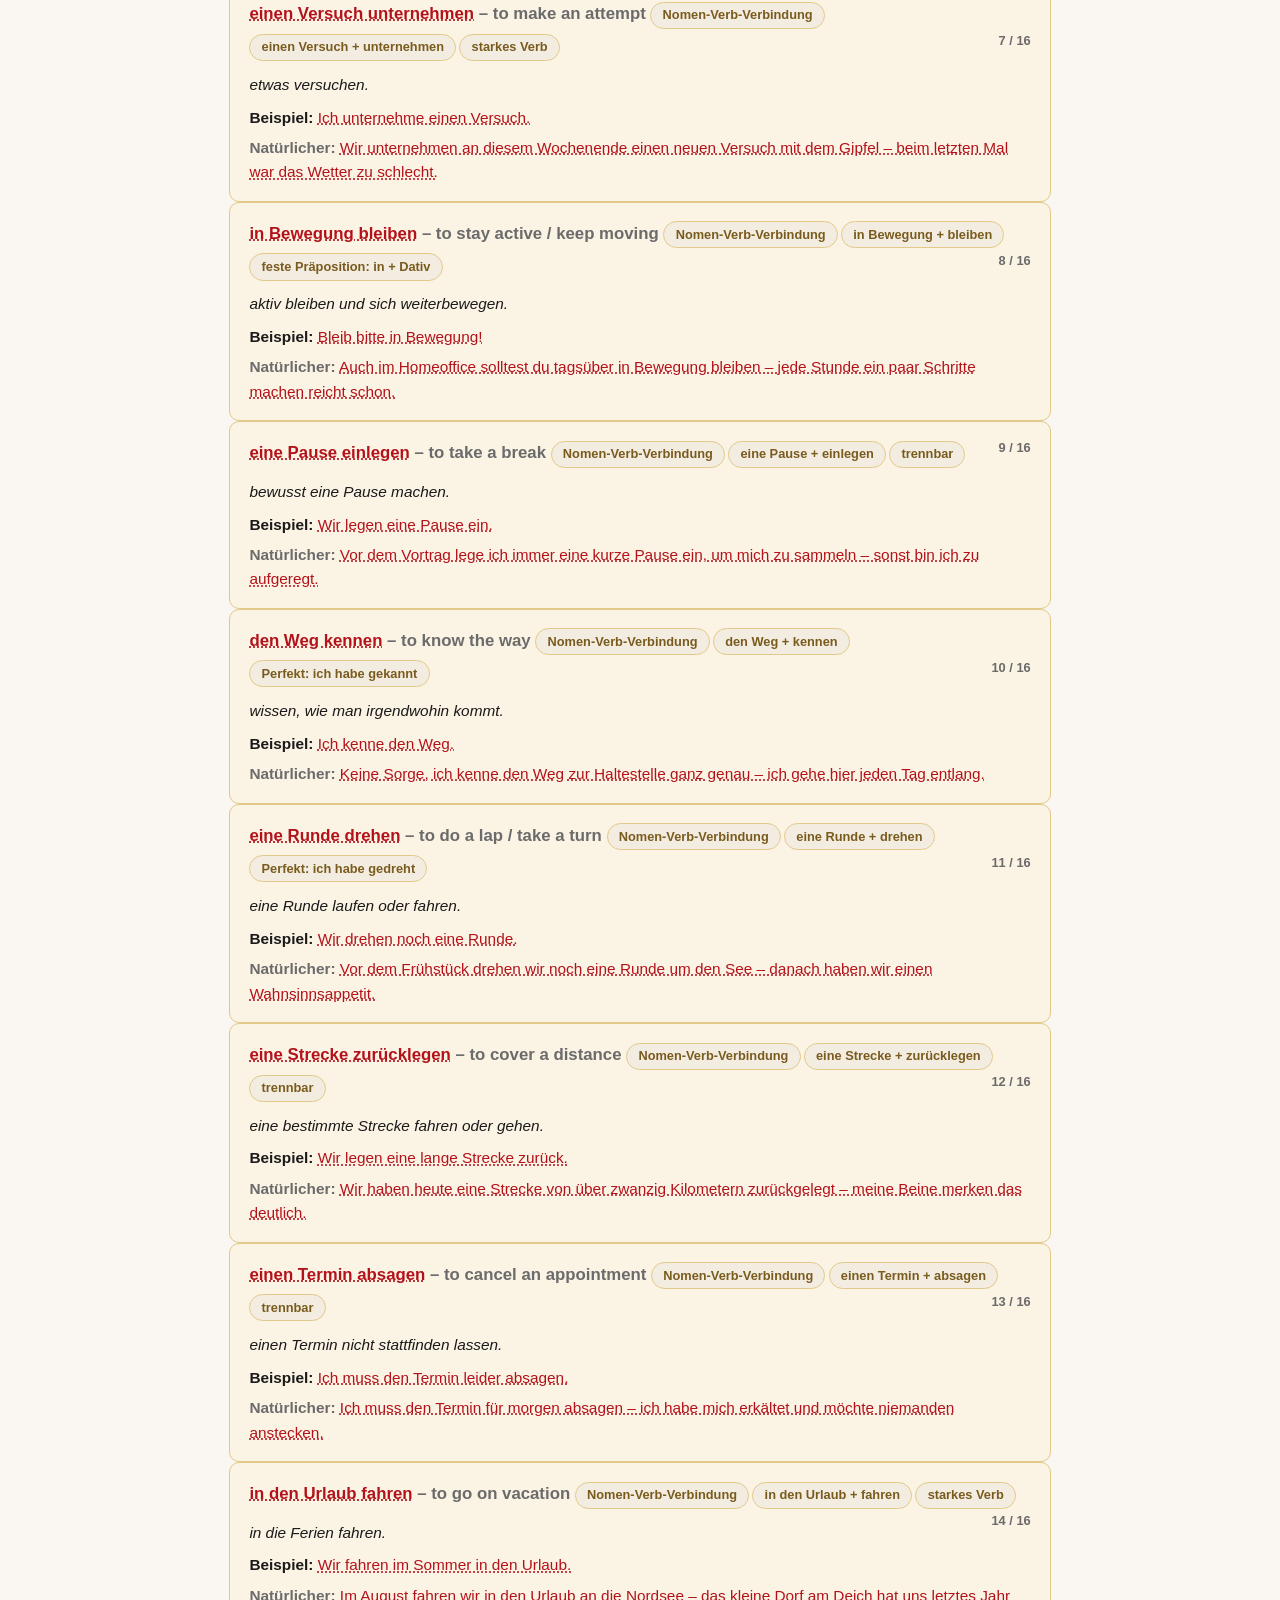
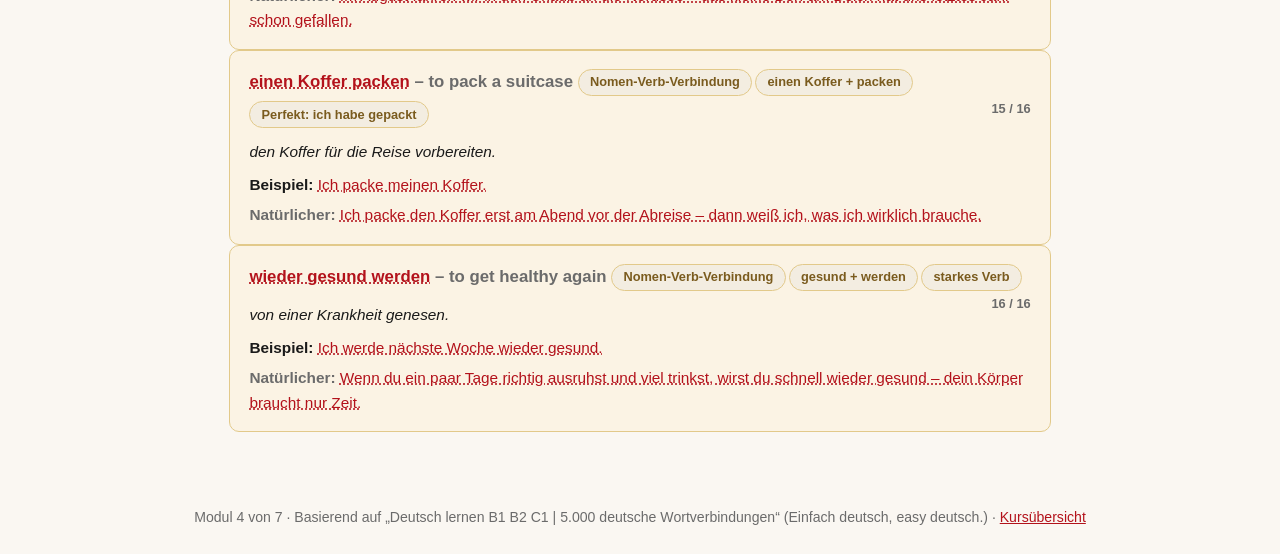
<file: 04-bewegung-aktivitaeten/index.html>
<!DOCTYPE html>
<html lang="de">
<head>
<meta charset="UTF-8">
<meta name="viewport" content="width=device-width, initial-scale=1.0">
<title>Modul 4: Bewegung &amp; Aktivitäten – Wortverbindungen B1-C1</title>
<style>* { margin:0; padding:0; box-sizing:border-box; }
:root { --red:#b3121b; --red-dark:#7c0a12; --gold:#d4af37; --black:#1a1a1a; --grey:#6b6b6b; --cream:#faf7f2; }
body { font-family:-apple-system,BlinkMacSystemFont,'Segoe UI',Roboto,sans-serif; background:var(--cream); color:var(--black); line-height:1.6; }
.topbar { background:linear-gradient(135deg,var(--red) 0%,var(--red-dark) 100%); color:#fff; padding:.9rem 1.2rem; display:flex; justify-content:space-between; align-items:center; flex-wrap:wrap; gap:.5rem; }
.topbar a { color:#ffe9e9; text-decoration:none; font-weight:600; font-size:.9rem; }
.topbar .title { font-weight:700; font-size:1.05rem; }
header.hdr { background:linear-gradient(135deg,var(--red) 0%,var(--red-dark) 100%); color:#fff; padding:1.6rem 1.2rem; text-align:center; }
header.hdr h1 { font-size:clamp(1.4rem,3vw,2.1rem); }
header.hdr p { opacity:.9; }
.container { max-width:860px; margin:0 auto; padding:1.4rem 1.2rem 3rem; }
.tabs { display:flex; gap:.6rem; flex-wrap:wrap; margin-bottom:1.4rem; }
.tabbtn { border:2px solid var(--red); background:#fff; color:var(--red); padding:.55rem 1rem; border-radius:8px; font-weight:600; cursor:pointer; font-size:.9rem; transition:all .18s; }
.tabbtn.active { background:var(--red); color:#fff; }
.panel { display:none; }
.panel.active { display:block; }
.panel h2 { color:var(--red); margin-bottom:.6rem; font-size:1.3rem; }
.panel p.lede { color:var(--grey); margin-bottom:1rem; font-size:.95rem; }
.speak { color:var(--red); text-decoration:underline dotted; cursor:pointer; }
.progressbox { background:#fff; border-radius:10px; padding:.9rem 1.2rem; box-shadow:0 2px 6px rgba(0,0,0,.08); margin-bottom:1rem; display:flex; align-items:center; gap:1rem; flex-wrap:wrap; }
.progressbox .bar { flex:1; height:10px; background:#e7e2da; border-radius:6px; overflow:hidden; min-width:120px; }
.progressbox .bar .fill { height:100%; background:linear-gradient(90deg,var(--red),#e0555d); transition:width .3s; }
.btn { display:inline-block; background:var(--red); color:#fff; padding:.55rem 1.1rem; border-radius:8px; border:none; font-weight:600; font-size:.9rem; cursor:pointer; transition:background .18s; }
.btn:hover { background:var(--red-dark); }
.btn.gold { background:var(--gold); color:#1a1a1a; }
.btn.ghost { background:#fff; color:var(--red); border:2px solid var(--red); }
.qcard { background:#fff; border-radius:12px; padding:1.3rem 1.5rem; box-shadow:0 2px 8px rgba(0,0,0,.1); margin-bottom:1rem; }
.qcard .q { font-size:1.12rem; margin-bottom:.8rem; }
.qcard .q .german { font-weight:700; color:var(--red); }
.opts { display:grid; gap:.6rem; }
.opt { border:2px solid #ddd; background:#fff; padding:.7rem 1rem; border-radius:8px; cursor:pointer; font-size:.96rem; transition:all .15s; text-align:left; }
.opt:hover { border-color:var(--red); }
.opt.correct { background:#e9f7ec; border-color:#2e9e4f; }
.opt.wrong { background:#fdecec; border-color:#c0392b; }
.reveal { background:#fbf3e4; border:1px solid #e2c98a; border-radius:10px; padding:1rem 1.2rem; margin:.8rem 0 0; font-size:.96rem; }
.reveal .g { font-weight:700; color:var(--red); font-size:1.05rem; }
.reveal .en { color:var(--grey); }
.gramtag { display:inline-block; background:#f3ede1; color:#7a5b1e; border:1px solid #e2c98a; border-radius:20px; padding:.15rem .7rem; font-size:.8rem; margin:.15rem .2rem .15rem 0; }
.navbtns { display:flex; gap:.7rem; margin-top:1rem; flex-wrap:wrap; }
.flipcard { perspective:1000px; cursor:pointer; }
.flipcard .inner { position:relative; width:100%; min-height:220px; transition:transform .5s; transform-style:preserve-3d; }
.flipcard.flipped .inner { transform:rotateY(180deg); }
.face { position:absolute; inset:0; backface-visibility:hidden; -webkit-backface-visibility:hidden; border-radius:14px; padding:1.4rem; display:flex; flex-direction:column; justify-content:center; align-items:center; text-align:center; box-shadow:0 4px 14px rgba(0,0,0,.12); }
.face.front { background:#fff; border:2px solid var(--red); }
.face.front .verb { font-size:1.8rem; font-weight:800; color:var(--red); }
.face.front .hint { color:var(--grey); margin-top:.5rem; font-size:.95rem; }
.face.back { background:var(--red); color:#fff; transform:rotateY(180deg); }
.face.back .en { font-size:1.3rem; font-weight:700; margin-bottom:.6rem; }
.face.back .sent { opacity:.92; }
.empty-note { color:var(--grey); font-size:.9rem; margin-top:.4rem; }
.feedback { font-weight:700; margin-top:.6rem; }
.feedback.ok { color:#2e9e4f; }
.feedback.no { color:#c0392b; }
.feedback.sol { color:var(--grey); font-size:.9rem; font-weight:500; margin-top:.3rem; }
.speak.inline { font-size:.85rem; margin-left:.4rem; }
.qtype { font-size:.85rem; color:var(--grey); margin-bottom:.5rem; }
.qtype-tag { display:inline-block; background:var(--red); color:#fff; border-radius:20px; padding:.12rem .75rem; font-size:.78rem; font-weight:700; text-transform:uppercase; letter-spacing:.4px; vertical-align:middle; }
.qcard.results { text-align:center; border-top:5px solid var(--gold); }
.qcard.results h3 { color:var(--red); margin-bottom:.4rem; font-size:1.4rem; }
.qcard.results .bigscore { font-size:1.15rem; margin:.6rem 0 1rem; }
.qcard.results .navbtns { justify-content:center; }
@media (max-width:560px){ .flipcard .inner { min-height:190px; } .face.front .verb { font-size:1.4rem; } }</style>
</head>
<body>
<div class="topbar"><a href="../index.html">← Kursübersicht</a><span class="title">🏃 Modul 4: Bewegung &amp; Aktivitäten</span><span>🔊 de-DE</span></div>
<header class="hdr"><h1>🏃 Bewegung &amp; Aktivitäten</h1><p>Movement &amp; Activities · 16 Wortverbindungen · B1–C1</p></header>
<div class="container">
  <div class="progressbox">
    <span>Fortschritt</span>
    <div class="bar"><div class="fill" id="progFill" style="width:0%"></div></div>
    <span id="progPct">0%</span>
    <button class="btn ghost" onclick="resetProg()">Zurücksetzen</button>
  </div>

  <div class="tabs">
    <button class="tabbtn active" data-tab="study">📚 Lernen</button>
    <button class="tabbtn" data-tab="drill">🃏 Karten</button>
    <button class="tabbtn" data-tab="fill">✍️ Lücken</button>
    <button class="tabbtn" data-tab="quiz">🎯 Quiz</button>
  </div>

  <section class="panel active" id="panel-study">
    <h2>Lernen</h2>
    <p class="lede">Arbeite die 16 Wortverbindungen dieser Kategorie durch. Klicke eine Verbindung an, um sie zu hören.</p>
    <div id="studyList"></div>
  </section>

  <section class="panel" id="panel-drill">
    <h2>Karten</h2>
    <p class="lede">Sieh die deutsche Wortverbindung und versuche die englische Bedeutung zu erinnern. Dreh die Karte um, um die Lösung zu sehen.</p>
    <div class="progressbox"><span>Karte</span><span id="drillPos">1 / 16</span><div class="bar"><div class="fill" id="drillFill" style="width:0%"></div></div></div>
    <div class="flipcard" id="flipcard" onclick="flip()">
      <div class="inner">
        <div class="face front">
          <div class="speak" id="drillVerb"></div>
          <div class="hint">Klicke für die Auflösung</div>
        </div>
        <div class="face back"><div class="en" id="drillEn"></div><div class="sent" id="drillSent"></div></div>
      </div>
    </div>
    <div class="navbtns">
      <button class="btn ghost" onclick="drillPrev()">← Zurück</button>
      <button class="btn" onclick="drillNext()">Weiter →</button>
    </div>
    <p class="empty-note">Karten durchlaufen die Wortverbindungen in zufälliger Reihenfolge.</p>
  </section>

  <section class="panel" id="panel-fill">
    <h2>Lücken füllen</h2>
    <p class="lede">Vervollständige den Beispielsatz mit dem passenden Schlüsselwort der Wortverbindung.</p>
    <div class="progressbox"><span>Frage</span><span id="fillPos">1 / 10</span><div class="bar"><div class="fill" id="fillFill" style="width:0%"></div></div><span>Punkte</span><span id="fillScore">0 / 0</span></div>
    <div id="fillQ"></div>
    <div class="navbtns"><button class="btn ghost" onclick="fillReset()">Neu mischen</button></div>
    <p class="empty-note">10 zufällige Sätze aus dieser Kategorie. Wähle die richtige Ergänzung und klicke auf „Weiter“.</p>
  </section>

  <section class="panel" id="panel-quiz">
    <h2>Quiz</h2>
    <p class="lede">10 gemischte Fragetypen: Übersetzung, Bedeutung, Verbindung im Satz und Grammatik. Jede Frage ist oben beschriftet – antworte und klicke auf „Weiter“.</p>
    <div class="progressbox"><span>Frage</span><span id="quizPos">1 / 10</span><div class="bar"><div class="fill" id="quizFill" style="width:0%"></div></div><span>Punkte</span><span id="quizScore">0 / 0</span></div>
    <div id="quizQ"></div>
    <div class="navbtns"><button class="btn ghost" onclick="quizReset()">Neu mischen</button></div>
    <p class="empty-note">10 Fragen, gemischt aus allen 16 Wortverbindungen.</p>
  </section>
</div>
<footer style="text-align:center;padding:1.6rem;color:var(--grey);font-size:.88rem">
  <p>Modul 4 von 7 · Basierend auf „Deutsch lernen B1 B2 C1 | 5.000 deutsche Wortverbindungen“ (Einfach deutsch, easy deutsch.) · <a href="../index.html" style="color:var(--red)">Kursübersicht</a></p>
</footer>
<script>
const VERBS = [{"v": "einen Spaziergang machen", "en": "to go for a walk", "meaning": "kurz im Freien wandern, ohne festes Ziel.", "example": "Ich mache einen Spaziergang.", "natural": "Nach dem langen Bürotag mache ich immer einen Spaziergang am Fluss – das hilft mir, den Kopf freizubekommen.", "grammar": "Nomen-Verb-Verbindung · einen Spaziergang + machen · Perfekt: ich habe gemacht"}, {"v": "Sport treiben", "en": "to do sports", "meaning": "regelmäßig trainieren und sich bewegen.", "example": "Ich treibe zweimal pro Woche Sport.", "natural": "Um fit zu bleiben, treibe ich am Wochenende Sport – Joggen und Schwimmen sind meine Favoriten.", "grammar": "Nomen-Verb-Verbindung · Sport + treiben · starkes Verb"}, {"v": "einen Ausflug machen", "en": "to go on a trip", "meaning": "einen Tagesausflug unternehmen.", "example": "Wir machen am Sonntag einen Ausflug.", "natural": "Am Samstag machen wir einen Ausflug in die Berge – pack ruhig die Wanderstiefel ein.", "grammar": "Nomen-Verb-Verbindung · einen Ausflug + machen · Perfekt: ich habe gemacht"}, {"v": "eine Tour buchen", "en": "to book a tour", "meaning": "eine geführte Tour reservieren.", "example": "Ich buche eine Tour durch die Stadt.", "natural": "Wir haben eine Tour durch das alte Stadtviertel gebucht – die Führung dauert zwei Stunden und lohnt sich wirklich.", "grammar": "Nomen-Verb-Verbindung · eine Tour + buchen · Perfekt: ich habe gebucht"}, {"v": "an einer Tour teilnehmen", "en": "to take part in a tour", "meaning": "bei einer Führung dabei sein.", "example": "Wir nehmen an der Tour teil.", "natural": "Die ganze Gruppe nimmt an der Tour durch die Altstadt teil – treffpunkt ist vor dem Rathaus.", "grammar": "Nomen-Verb-Verbindung · an einer Tour + teilnehmen · feste Präposition: an + Dativ"}, {"v": "einen Plan umsetzen", "en": "to implement a plan", "meaning": "einen Plan in die Tat umsetzen.", "example": "Wir setzen den Plan jetzt um.", "natural": "Es reicht nicht, einen Plan zu machen – du musst ihn auch konsequent umsetzen, sonst bleibt alles Theorie.", "grammar": "Nomen-Verb-Verbindung · einen Plan + umsetzen · trennbar"}, {"v": "einen Versuch unternehmen", "en": "to make an attempt", "meaning": "etwas versuchen.", "example": "Ich unternehme einen Versuch.", "natural": "Wir unternehmen an diesem Wochenende einen neuen Versuch mit dem Gipfel – beim letzten Mal war das Wetter zu schlecht.", "grammar": "Nomen-Verb-Verbindung · einen Versuch + unternehmen · starkes Verb"}, {"v": "in Bewegung bleiben", "en": "to stay active / keep moving", "meaning": "aktiv bleiben und sich weiterbewegen.", "example": "Bleib bitte in Bewegung!", "natural": "Auch im Homeoffice solltest du tagsüber in Bewegung bleiben – jede Stunde ein paar Schritte machen reicht schon.", "grammar": "Nomen-Verb-Verbindung · in Bewegung + bleiben · feste Präposition: in + Dativ"}, {"v": "eine Pause einlegen", "en": "to take a break", "meaning": "bewusst eine Pause machen.", "example": "Wir legen eine Pause ein.", "natural": "Vor dem Vortrag lege ich immer eine kurze Pause ein, um mich zu sammeln – sonst bin ich zu aufgeregt.", "grammar": "Nomen-Verb-Verbindung · eine Pause + einlegen · trennbar"}, {"v": "den Weg kennen", "en": "to know the way", "meaning": "wissen, wie man irgendwohin kommt.", "example": "Ich kenne den Weg.", "natural": "Keine Sorge, ich kenne den Weg zur Haltestelle ganz genau – ich gehe hier jeden Tag entlang.", "grammar": "Nomen-Verb-Verbindung · den Weg + kennen · Perfekt: ich habe gekannt"}, {"v": "eine Runde drehen", "en": "to do a lap / take a turn", "meaning": "eine Runde laufen oder fahren.", "example": "Wir drehen noch eine Runde.", "natural": "Vor dem Frühstück drehen wir noch eine Runde um den See – danach haben wir einen Wahnsinnsappetit.", "grammar": "Nomen-Verb-Verbindung · eine Runde + drehen · Perfekt: ich habe gedreht"}, {"v": "eine Strecke zurücklegen", "en": "to cover a distance", "meaning": "eine bestimmte Strecke fahren oder gehen.", "example": "Wir legen eine lange Strecke zurück.", "natural": "Wir haben heute eine Strecke von über zwanzig Kilometern zurückgelegt – meine Beine merken das deutlich.", "grammar": "Nomen-Verb-Verbindung · eine Strecke + zurücklegen · trennbar"}, {"v": "einen Termin absagen", "en": "to cancel an appointment", "meaning": "einen Termin nicht stattfinden lassen.", "example": "Ich muss den Termin leider absagen.", "natural": "Ich muss den Termin für morgen absagen – ich habe mich erkältet und möchte niemanden anstecken.", "grammar": "Nomen-Verb-Verbindung · einen Termin + absagen · trennbar"}, {"v": "in den Urlaub fahren", "en": "to go on vacation", "meaning": "in die Ferien fahren.", "example": "Wir fahren im Sommer in den Urlaub.", "natural": "Im August fahren wir in den Urlaub an die Nordsee – das kleine Dorf am Deich hat uns letztes Jahr schon gefallen.", "grammar": "Nomen-Verb-Verbindung · in den Urlaub + fahren · starkes Verb"}, {"v": "einen Koffer packen", "en": "to pack a suitcase", "meaning": "den Koffer für die Reise vorbereiten.", "example": "Ich packe meinen Koffer.", "natural": "Ich packe den Koffer erst am Abend vor der Abreise – dann weiß ich, was ich wirklich brauche.", "grammar": "Nomen-Verb-Verbindung · einen Koffer + packen · Perfekt: ich habe gepackt"}, {"v": "wieder gesund werden", "en": "to get healthy again", "meaning": "von einer Krankheit genesen.", "example": "Ich werde nächste Woche wieder gesund.", "natural": "Wenn du ein paar Tage richtig ausruhst und viel trinkst, wirst du schnell wieder gesund – dein Körper braucht nur Zeit.", "grammar": "Nomen-Verb-Verbindung · gesund + werden · starkes Verb"}];
const CATID = 4;
// =============================================================
//  300 Deutsche Verben - module app logic
//  Expects VERBS (array) and CATID (int) defined before this file.
// =============================================================
const N = VERBS.length;
const KEY = 'gv-progress-' + CATID;

const TTS = (() => {
  const u = ('speechSynthesis' in window) ? window.speechSynthesis : null;
  let voice = null;
  if (u) {
    const pick = () => {
      const vs = u.getVoices();
      voice = vs.find(v => v.lang === 'de-DE') || vs.find(v => v.lang && v.lang.slice(0, 2) === 'de') || null;
    };
    pick();
    u.onvoiceschanged = pick;
  }
  return {
    ok: !!u,
    speak(t) {
      if (!u) return;
      u.cancel();
      const x = new SpeechSynthesisUtterance(t);
      x.lang = 'de-DE';
      x.rate = 0.92;
      if (voice) x.voice = voice;
      u.speak(x);
    }
  };
})();

window.speak = function (t) { TTS.speak(t); };

function escHtml(s) {
  return String(s).replace(/&/g, '&amp;').replace(/</g, '&lt;').replace(/>/g, '&gt;');
}

function q(tag, attrs, html) {
  const el = document.createElement(tag);
  for (const k in attrs) el.setAttribute(k, attrs[k]);
  if (html != null) el.innerHTML = html;
  return el;
}

// ---------- progress ----------
function setProg(p) {
  p = Math.max(0, Math.min(100, Math.round(p)));
  localStorage.setItem(KEY, p);
  const f = document.getElementById('progFill');
  const t = document.getElementById('progPct');
  if (f) f.style.width = p + '%';
  if (t) t.textContent = p + '%';
}
function getProg() { return parseInt(localStorage.getItem(KEY) || '0', 10); }
function resetProg() {
  if (confirm('Fortschritt zurücksetzen?')) {
    localStorage.removeItem(KEY);
    setProg(0);
  }
}
setProg(getProg());

// ---------- tabs ----------
document.querySelectorAll('.tabbtn').forEach(b => b.addEventListener('click', () => {
  document.querySelectorAll('.tabbtn').forEach(x => x.classList.remove('active'));
  document.querySelectorAll('.panel').forEach(x => x.classList.remove('active'));
  b.classList.add('active');
  document.getElementById('panel-' + b.dataset.tab).classList.add('active');
}));

// ---------- helpers ----------
function shuffle(a) {
  const arr = a.slice();
  for (let i = arr.length - 1; i > 0; i--) {
    const j = Math.floor(Math.random() * (i + 1));
    [arr[i], arr[j]] = [arr[j], arr[i]];
  }
  return arr;
}

// Full infinitive without the reflexive "sich/mich/dich" part
function infinitiveOf(v) {
  return String(v).replace(/^(sich|mich|dich)\s+/i, '');
}

// Main verb stem: infinitive minus separable prefix + reflexive + (e)n ending
function verbRoot(vv) {
  let s = infinitiveOf(vv);
  const prefixes = ['zurück', 'zusammen', 'entgegen', 'vorbei', 'weiter', 'mit', 'nach', 'vor', 'aus', 'auf', 'an',
    'ab', 'bei', 'ein', 'los', 'zu', 'teil', 'fern', 'fest'];
  for (const p of prefixes) {
    if (s.startsWith(p) && s.length > p.length + 3) { s = s.slice(p.length); break; }
  }
  let root = s.replace(/(en|ern|eln)$/, '');
  if (root.length < 3) root = s.replace(/en$/, '');
  if (root.length < 3) root = s;
  return root;
}

// ---------- cloze builder (shared by Lücken & Quiz) ----------
function clozeFor(v) {
  const root = verbRoot(v.v);
  if (root.length < 3) return null;
  const re = new RegExp('\\b(' + root.replace(/[.*+?^${}()|[\]\\]/g, '\\$&') + ')[a-zäöüß]*\\b', 'i');
  for (const c of [{ s: v.example, label: 'Beispiel' }, { s: v.natural, label: 'Natürlicher' }]) {
    const m = c.s.match(re);
    if (m) {
      return {
        blanked: c.s.slice(0, m.index) + '______' + c.s.slice(m.index + m[0].length),
        original: c.s,
        label: c.label,
        hit: m[0]
      };
    }
  }
  return null;
}

// 4 full-infinitive options (1 correct + 3 distractors)
function verbOptions(correctVerb) {
  const seen = new Set([infinitiveOf(correctVerb).toLowerCase()]);
  const opts = [correctVerb];
  const pool = shuffle(VERBS.map(v => v.v));
  for (const w of pool) {
    const key = infinitiveOf(w).toLowerCase();
    if (!seen.has(key)) { seen.add(key); opts.push(w); }
    if (opts.length === 4) break;
  }
  while (opts.length < 4) opts.push(correctVerb);
  return shuffle(opts);
}

// simple grammar category for the Grammatik question type
function gramTag(v) {
  const g = (v.grammar || '').toLowerCase();
  if (g.indexOf('trennbar') > -1) return 'trennbar';
  if (g.indexOf('reflexiv') > -1) return 'reflexiv';
  if (g.indexOf('modalverb') > -1) return 'Modalverb';
  if (g.indexOf('hilfsverb') > -1) return 'Hilfsverb';
  if (g.indexOf('starkes verb') > -1) return 'starkes Verb';
  return 'regelmäßig';
}

// ---------- study ----------
(function () {
  const list = document.getElementById('studyList');
  VERBS.forEach((v, i) => {
    const tags = escHtml(v.grammar).split('·').map(g => `<span class="gramtag">${g.trim()}</span>`).join('');
    const card = q('div', { className: 'qcard' }, `
      <div class="reveal" style="margin:0">
        <div class="g"><span class="speak" data-speak="verb">${escHtml(v.v)}</span>
          <span class="en">– ${escHtml(v.en)}</span> ${tags}
          <span style="float:right;color:var(--grey);font-size:.8rem">${i + 1} / ${N}</span>
        </div>
        <div style="margin-top:.6rem"><em>${escHtml(v.meaning)}</em></div>
        <div style="margin-top:.5rem"><b>Beispiel:</b> <span class="speak" data-speak="example">${escHtml(v.example)}</span></div>
        <div style="margin-top:.35rem;color:var(--grey)"><b>Natürlicher:</b> <span class="speak" data-speak="natural">${escHtml(v.natural)}</span></div>
      </div>`);
    card.querySelectorAll('.speak[data-speak]').forEach(sp => {
      sp.addEventListener('click', e => {
        e.stopPropagation();
        const kind = sp.dataset.speak;
        TTS.speak(kind === 'verb' ? v.v : kind === 'example' ? v.example : v.natural);
      });
    });
    list.appendChild(card);
  });
})();

// ---------- drill (flashcards) ----------
let drillOrder = shuffle([...Array(N).keys()]);
let drillIdx = 0;

function setDrill() {
  const v = VERBS[drillOrder[drillIdx]];
  const card = document.getElementById('flipcard');
  card.classList.remove('flipped');
  const verbEl = document.getElementById('drillVerb');
  verbEl.className = 'verb speak';
  verbEl.textContent = v.v;
  verbEl.onclick = (e) => { e.stopPropagation(); TTS.speak(v.v); };
  document.getElementById('drillEn').textContent = v.en + ' · ' + v.meaning;
  document.getElementById('drillSent').innerHTML =
    '<b>Beispiel:</b> ' + escHtml(v.example) + '<br><b>Natürlicher:</b> ' + escHtml(v.natural);
  document.getElementById('drillPos').textContent = (drillIdx + 1) + ' / ' + N;
  document.getElementById('drillFill').style.width = ((drillIdx + 1) / N * 100) + '%';
}
function flip() { document.getElementById('flipcard').classList.toggle('flipped'); }
function drillNext() {
  if (drillIdx === N - 1) {
    drillOrder = shuffle([...Array(N).keys()]);
    drillIdx = 0;
  } else {
    drillIdx++;
  }
  setDrill();
  setProg(getProg() + Math.max(1, Math.round(100 / N)));
}
function drillPrev() {
  if (drillIdx === 0) { setDrill(); return; }
  drillIdx--;
  setDrill();
}
setDrill();

// =============================================================
//  LÜCKEN (Welches Verb passt?)
// =============================================================
const ROUND_LEN = 10;
let fillItems = [], fillIdx = 0, fillScore = 0, fillAnswered = 0;

function fillScoreElt() { return document.getElementById('fillScore'); }

function genFill() {
  fillItems = shuffle(VERBS.map((v, i) => ({ v, i }))).slice(0, ROUND_LEN);
  fillIdx = 0; fillScore = 0; fillAnswered = 0;
  fillShow();
}

function fillProgress() {
  document.getElementById('fillPos').textContent = (fillIdx + 1) + ' / ' + ROUND_LEN;
  document.getElementById('fillFill').style.width = ((fillIdx + 1) / ROUND_LEN * 100) + '%';
  if (fillScoreElt()) fillScoreElt().textContent = fillScore + ' / ' + fillAnswered + ' richtig';
}

function fillShow() {
  fillProgress();
  const it = fillItems[fillIdx];
  const v = VERBS[it.i];
  const cloze = clozeFor(v);
  const opts = verbOptions(v.v);

  let inner;
  if (cloze) {
    inner = `
      <p class="qtype">Welches Verb passt in den Satz? <span class="qtype-tag">${cloze.label}</span></p>
      <div class="q"><em>„${escHtml(cloze.blanked)}“</em>
        <span class="speak inline" data-say="${escHtml(cloze.original)}">🔊 anhören</span></div>
      <div class="opts">${opts.map(o => `<button class="opt" data-ok="${o === v.v ? '1' : '0'}">${escHtml(o)}</button>`).join('')}</div>`;
  } else {
    // fallback: meaning-based (if no sentence could be blanked)
    inner = `
      <p class="qtype">Welches Verb passt zur Bedeutung?</p>
      <div class="q"><em>„${escHtml(v.meaning)}“</em></div>
      <div class="opts">${opts.map(o => `<button class="opt" data-ok="${o === v.v ? '1' : '0'}">${escHtml(o)}</button>`).join('')}</div>`;
  }
  const box = q('div', { className: 'qcard' }, inner + `<div id="fillFb"></div>`);
  box.querySelectorAll('.opt').forEach(b => b.addEventListener('click', () => fillPick(b, v)));
  box.querySelectorAll('.speak[data-say]').forEach(sp => sp.addEventListener('click', e => { e.stopPropagation(); TTS.speak(sp.dataset.say); }));
  const host = document.getElementById('fillQ');
  host.innerHTML = '';
  host.appendChild(box);
}

function fillPick(btn, v) {
  if (btn.disabled) return;
  boxdisabled('#fillQ .opt');
  const ok = btn.dataset.ok === '1';
  btn.classList.add(ok ? 'correct' : 'wrong');
  fillAnswered++;
  if (ok) fillScore++;

  const cloze = clozeFor(v);
  const fb = document.getElementById('fillFb');
  const sol = cloze
    ? `Die Lösung: <span class="speak" data-sol="${escHtml(cloze.original)}">„${escHtml(cloze.original)}“</span>`
    : `Die Lösung: <b>${escHtml(v.v)}</b>`;

  fb.innerHTML = (ok
    ? `<div class="feedback ok">Richtig! 🎉</div>`
    : `<div class="feedback no">Nicht ganz – <b>${escHtml(v.v)}</b> (${escHtml(v.en)})</div>`)
    + `<div class="feedback sol">${sol}</div>`;

  fb.querySelectorAll('.speak').forEach(sp => sp.addEventListener('click', e => { e.stopPropagation(); TTS.speak(sp.dataset.sol); }));

  fillProgress();
  setProg(getProg() + 1);

  const btnWrap = q('div', { className: 'navbtns' },
    fillIdx < ROUND_LEN - 1
      ? `<button class="btn">Weiter →</button>`
      : `<button class="btn">Ergebnis anzeigen 🏁</button>`);
  btnWrap.querySelector('button').addEventListener('click', () => {
    if (fillIdx < ROUND_LEN - 1) { fillIdx++; fillShow(); }
    else fillResult();
  });
  fb.appendChild(btnWrap);
}

function fillResult() {
  const host = document.getElementById('fillQ');
  host.innerHTML = '';
  const card = q('div', { className: 'qcard results' }, `
    <h3>🏁 Runde geschafft</h3>
    <p class="bigscore">Du hast <b>${fillScore}</b> von <b>${ROUND_LEN}</b> Sätzen richtig ergänzt.</p>
    <div class="navbtns">
      <button class="btn" id="fillAgain">Nochmal spielen</button>
      <button class="btn ghost" onclick="document.querySelector('[data-tab=drill]').click()">Zu den Karten</button>
    </div>`);
  card.querySelector('#fillAgain').addEventListener('click', genFill);
  host.appendChild(card);
  fillProgress();
}
function boxdisabled(sel) { [...document.querySelectorAll(sel)].forEach(o => o.disabled = true); }
function fillReset() { genFill(); }
genFill();

// =============================================================
//  QUIZ
// =============================================================
let quizItems = [], quizIdx = 0, quizScore = 0, quizAnswered = 0;

function quizScoreElt() { return document.getElementById('quizScore'); }

function genQuiz() {
  quizItems = shuffle(VERBS.map((v, i) => ({ v, i }))).slice(0, ROUND_LEN);
  quizIdx = 0; quizScore = 0; quizAnswered = 0;
  quizShow();
}

function quizProgress() {
  document.getElementById('quizPos').textContent = (quizIdx + 1) + ' / ' + ROUND_LEN;
  document.getElementById('quizFill').style.width = ((quizIdx + 1) / ROUND_LEN * 100) + '%';
  if (quizScoreElt()) quizScoreElt().textContent = quizScore + ' / ' + quizAnswered + ' richtig';
}

function quizShow() {
  quizProgress();
  const it = quizItems[quizIdx];
  const v = VERBS[it.i];

  // pick the question type for this item (fixed per item -> predictable)
  const tpl = (it.i * 7 + quizIdx) % 4;
  const pool = shuffle(VERBS.filter(x => x.i !== it.i));

  let badge, qhtml, opts, correct = v.v;

  if (tpl === 0) {            // Englisch -> Deutsch
    badge = 'Englisch → Deutsch';
    qhtml = `Wie heißt dieses Verb auf Deutsch? <span class="speak inline" data-say="${escHtml(v.v)}">🔊 anhören</span>`;
    opts = verbOptions(v.v);
  } else if (tpl === 1) {     // Deutsch -> Englisch
    badge = 'Deutsch → Englisch';
    correct = v.en;
    qhtml = `Was bedeutet „<b>${escHtml(v.v)}</b>“?`;
    const seen = new Set([v.en]); const o = [v.en];
    for (const d of pool) { if (!seen.has(d.en.toLowerCase())) { seen.add(d.en.toLowerCase()); o.push(d.en); } if (o.length === 4) break; }
    opts = shuffle(o);
  } else if (tpl === 2) {     // Satz -> Welches Verb?
    badge = 'Im Satz';
    const cloze = clozeFor(v);
    correct = v.v;
    if (cloze) {
      qhtml = `Welches Verb passt in den Satz? <span class="speak inline" data-say="${escHtml(cloze.original)}">🔊 anhören</span>
        <div class="q" style="margin-top:.6rem"><em>„${escHtml(cloze.blanked)}“</em></div>`;
    } else {
      qhtml = `Welches Verb hat diese Bedeutung? „<em>${escHtml(v.meaning)}</em>“`;
    }
    opts = verbOptions(v.v);
  } else {                    // Grammatik
    badge = 'Grammatik';
    correct = gramTag(v);
    const tags = ['trennbar', 'reflexiv', 'Modalverb', 'Hilfsverb', 'starkes Verb', 'regelmäßig'];
    opts = shuffle([correct].concat(tags.filter(t => t !== correct)).slice(0, 3));
    qhtml = `Zu welchem Typ gehört „<b>${escHtml(v.v)}</b>“?`;
  }

  const box = q('div', { className: 'qcard' }, `
    <p class="qtype"><span class="qtype-tag">${badge}</span></p>
    <div class="q">${qhtml}</div>
    <div class="opts">${opts.map(o => `<button class="opt" data-v="${escHtml(String(o)).replace(/"/g, '&quot;')}" data-ok="${String(o) === String(correct) ? '1' : '0'}">${escHtml(o)}</button>`).join('')}</div>
    <div id="quizFb"></div>`);
  box.querySelectorAll('.opt').forEach(b => b.addEventListener('click', () => quizPick(b, String(correct), v)));
  box.querySelectorAll('.speak[data-say]').forEach(sp => sp.addEventListener('click', e => { e.stopPropagation(); TTS.speak(sp.dataset.say); }));
  const host = document.getElementById('quizQ');
  host.innerHTML = '';
  host.appendChild(box);
}

function quizPick(btn, correct, v) {
  if (btn.disabled) return;
  boxdisabled('#quizQ .opt');
  const ok = btn.dataset.ok === '1';
  btn.classList.add(ok ? 'correct' : 'wrong');
  quizAnswered++;
  if (ok) quizScore++;

  const fb = document.getElementById('quizFb');
  let extra = '';
  if (btn.dataset.ok !== '1') extra = `<div class="feedback sol">Antwort: <b>${escHtml(correct)}</b></div>`;
  fb.innerHTML = (ok
    ? `<div class="feedback ok">Richtig! 🎉</div>`
    : `<div class="feedback no">Leider falsch.</div>`)
    + extra;

  quizProgress();
  setProg(getProg() + 1);

  const btnWrap = q('div', { className: 'navbtns' },
    quizIdx < ROUND_LEN - 1
      ? `<button class="btn">Weiter →</button>`
      : `<button class="btn">Ergebnis anzeigen 🏁</button>`);
  btnWrap.querySelector('button').addEventListener('click', () => {
    if (quizIdx < ROUND_LEN - 1) { quizIdx++; quizShow(); }
    else quizResult();
  });
  fb.appendChild(btnWrap);
}

function quizResult() {
  const host = document.getElementById('quizQ');
  host.innerHTML = '';
  const card = q('div', { className: 'qcard results' }, `
    <h3>🏁 Quiz geschafft</h3>
    <p class="bigscore">Du hast <b>${quizScore}</b> von <b>${ROUND_LEN}</b> Fragen richtig beantwortet.</p>
    <div class="navbtns">
      <button class="btn" id="quizAgain">Nochmal spielen</button>
      <button class="btn ghost" onclick="document.querySelector('[data-tab=drill]').click()">Zu den Karten</button>
    </div>`);
  card.querySelector('#quizAgain').addEventListener('click', genQuiz);
  host.appendChild(card);
  quizProgress();
}
function quizReset() { genQuiz(); }
genQuiz();
</script>
</body>
</html>
</file>
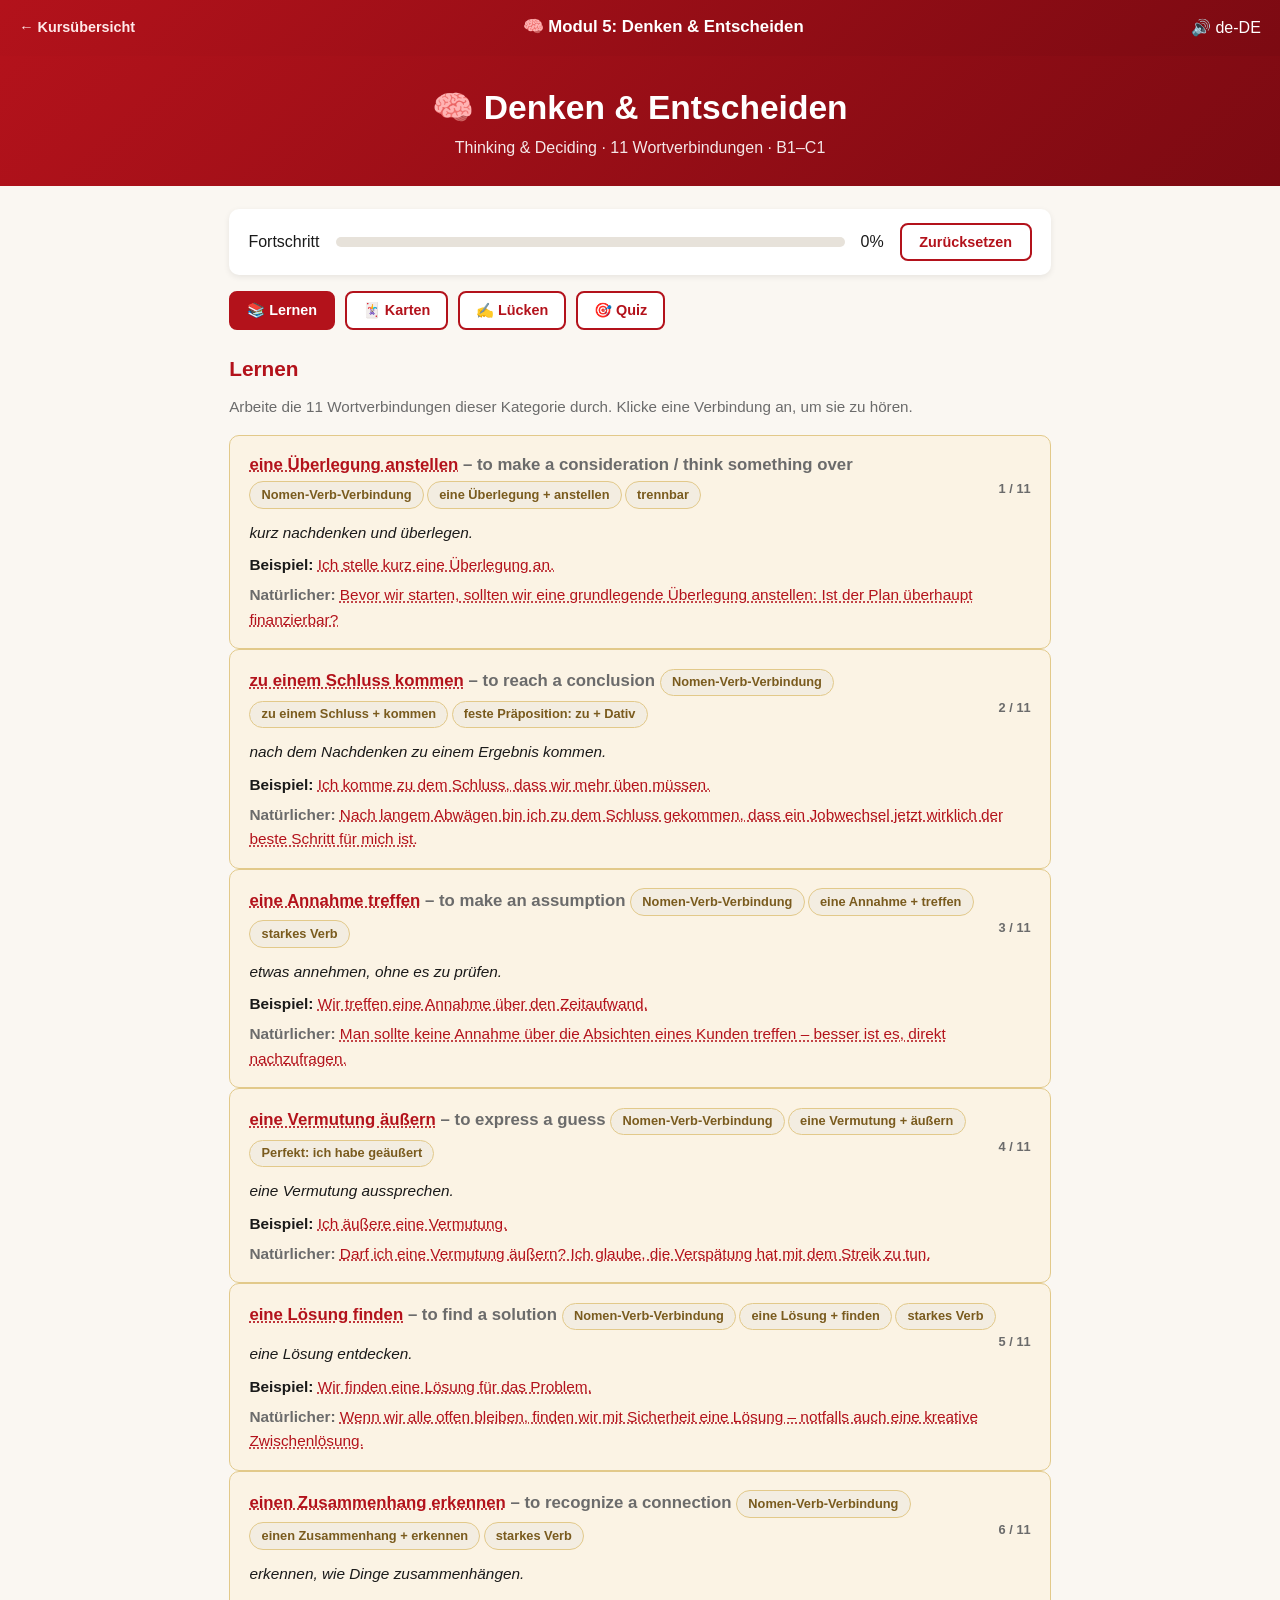
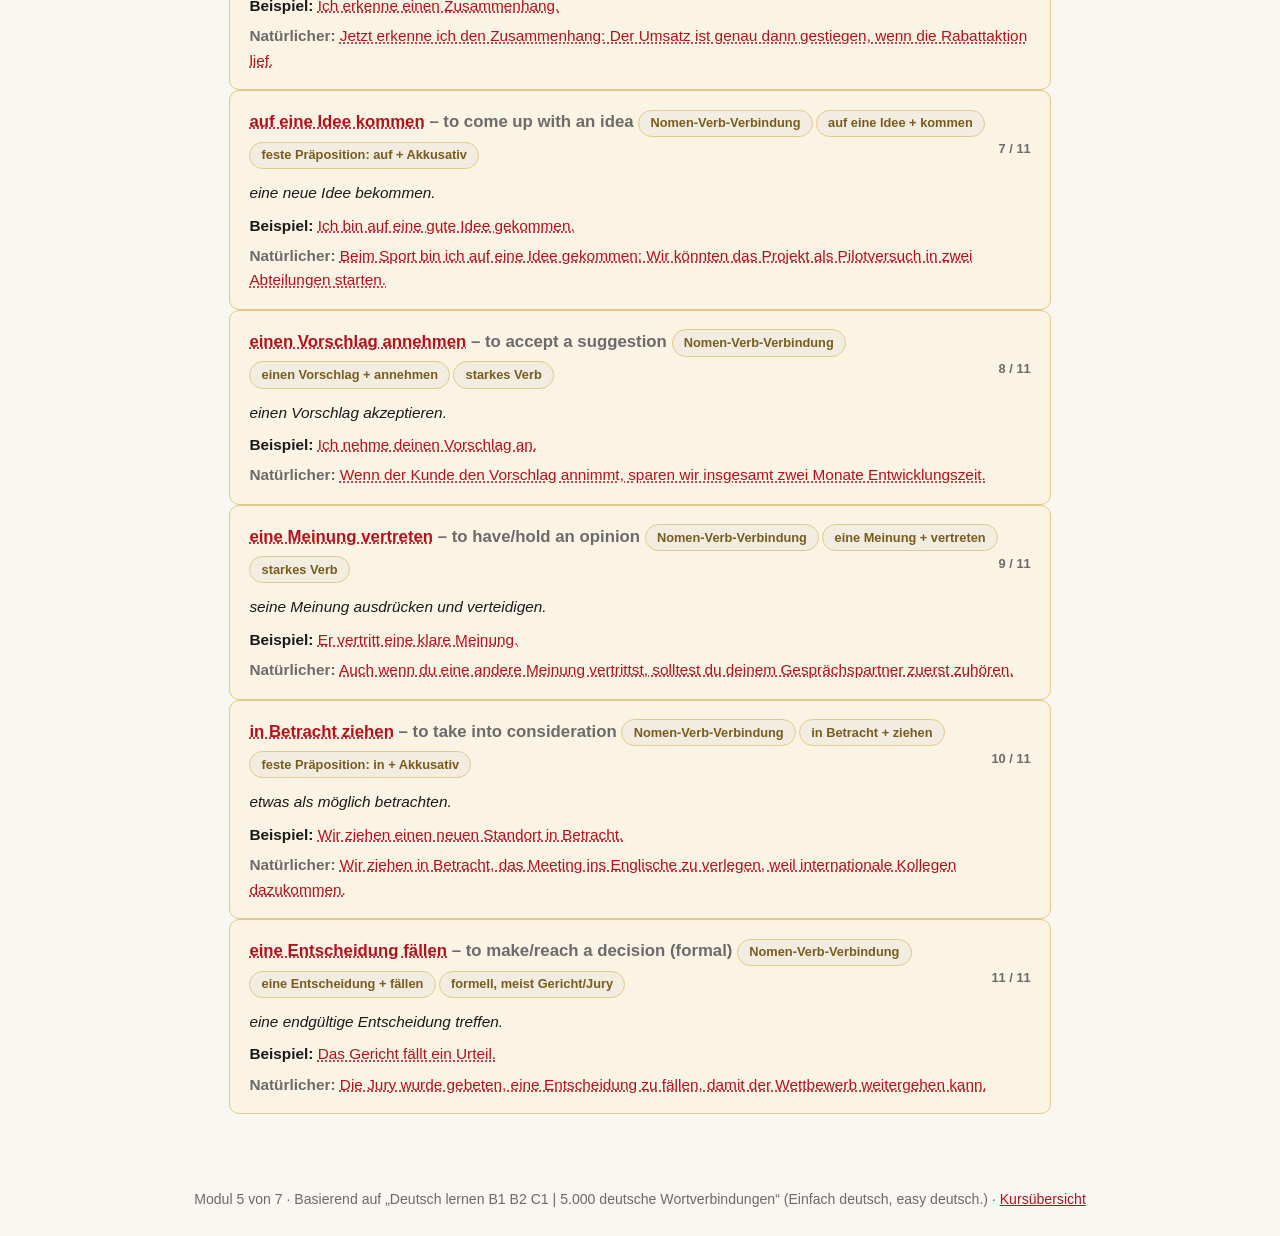
<file: 05-denken-entscheiden/index.html>
<!DOCTYPE html>
<html lang="de">
<head>
<meta charset="UTF-8">
<meta name="viewport" content="width=device-width, initial-scale=1.0">
<title>Modul 5: Denken &amp; Entscheiden – Wortverbindungen B1-C1</title>
<style>* { margin:0; padding:0; box-sizing:border-box; }
:root { --red:#b3121b; --red-dark:#7c0a12; --gold:#d4af37; --black:#1a1a1a; --grey:#6b6b6b; --cream:#faf7f2; }
body { font-family:-apple-system,BlinkMacSystemFont,'Segoe UI',Roboto,sans-serif; background:var(--cream); color:var(--black); line-height:1.6; }
.topbar { background:linear-gradient(135deg,var(--red) 0%,var(--red-dark) 100%); color:#fff; padding:.9rem 1.2rem; display:flex; justify-content:space-between; align-items:center; flex-wrap:wrap; gap:.5rem; }
.topbar a { color:#ffe9e9; text-decoration:none; font-weight:600; font-size:.9rem; }
.topbar .title { font-weight:700; font-size:1.05rem; }
header.hdr { background:linear-gradient(135deg,var(--red) 0%,var(--red-dark) 100%); color:#fff; padding:1.6rem 1.2rem; text-align:center; }
header.hdr h1 { font-size:clamp(1.4rem,3vw,2.1rem); }
header.hdr p { opacity:.9; }
.container { max-width:860px; margin:0 auto; padding:1.4rem 1.2rem 3rem; }
.tabs { display:flex; gap:.6rem; flex-wrap:wrap; margin-bottom:1.4rem; }
.tabbtn { border:2px solid var(--red); background:#fff; color:var(--red); padding:.55rem 1rem; border-radius:8px; font-weight:600; cursor:pointer; font-size:.9rem; transition:all .18s; }
.tabbtn.active { background:var(--red); color:#fff; }
.panel { display:none; }
.panel.active { display:block; }
.panel h2 { color:var(--red); margin-bottom:.6rem; font-size:1.3rem; }
.panel p.lede { color:var(--grey); margin-bottom:1rem; font-size:.95rem; }
.speak { color:var(--red); text-decoration:underline dotted; cursor:pointer; }
.progressbox { background:#fff; border-radius:10px; padding:.9rem 1.2rem; box-shadow:0 2px 6px rgba(0,0,0,.08); margin-bottom:1rem; display:flex; align-items:center; gap:1rem; flex-wrap:wrap; }
.progressbox .bar { flex:1; height:10px; background:#e7e2da; border-radius:6px; overflow:hidden; min-width:120px; }
.progressbox .bar .fill { height:100%; background:linear-gradient(90deg,var(--red),#e0555d); transition:width .3s; }
.btn { display:inline-block; background:var(--red); color:#fff; padding:.55rem 1.1rem; border-radius:8px; border:none; font-weight:600; font-size:.9rem; cursor:pointer; transition:background .18s; }
.btn:hover { background:var(--red-dark); }
.btn.gold { background:var(--gold); color:#1a1a1a; }
.btn.ghost { background:#fff; color:var(--red); border:2px solid var(--red); }
.qcard { background:#fff; border-radius:12px; padding:1.3rem 1.5rem; box-shadow:0 2px 8px rgba(0,0,0,.1); margin-bottom:1rem; }
.qcard .q { font-size:1.12rem; margin-bottom:.8rem; }
.qcard .q .german { font-weight:700; color:var(--red); }
.opts { display:grid; gap:.6rem; }
.opt { border:2px solid #ddd; background:#fff; padding:.7rem 1rem; border-radius:8px; cursor:pointer; font-size:.96rem; transition:all .15s; text-align:left; }
.opt:hover { border-color:var(--red); }
.opt.correct { background:#e9f7ec; border-color:#2e9e4f; }
.opt.wrong { background:#fdecec; border-color:#c0392b; }
.reveal { background:#fbf3e4; border:1px solid #e2c98a; border-radius:10px; padding:1rem 1.2rem; margin:.8rem 0 0; font-size:.96rem; }
.reveal .g { font-weight:700; color:var(--red); font-size:1.05rem; }
.reveal .en { color:var(--grey); }
.gramtag { display:inline-block; background:#f3ede1; color:#7a5b1e; border:1px solid #e2c98a; border-radius:20px; padding:.15rem .7rem; font-size:.8rem; margin:.15rem .2rem .15rem 0; }
.navbtns { display:flex; gap:.7rem; margin-top:1rem; flex-wrap:wrap; }
.flipcard { perspective:1000px; cursor:pointer; }
.flipcard .inner { position:relative; width:100%; min-height:220px; transition:transform .5s; transform-style:preserve-3d; }
.flipcard.flipped .inner { transform:rotateY(180deg); }
.face { position:absolute; inset:0; backface-visibility:hidden; -webkit-backface-visibility:hidden; border-radius:14px; padding:1.4rem; display:flex; flex-direction:column; justify-content:center; align-items:center; text-align:center; box-shadow:0 4px 14px rgba(0,0,0,.12); }
.face.front { background:#fff; border:2px solid var(--red); }
.face.front .verb { font-size:1.8rem; font-weight:800; color:var(--red); }
.face.front .hint { color:var(--grey); margin-top:.5rem; font-size:.95rem; }
.face.back { background:var(--red); color:#fff; transform:rotateY(180deg); }
.face.back .en { font-size:1.3rem; font-weight:700; margin-bottom:.6rem; }
.face.back .sent { opacity:.92; }
.empty-note { color:var(--grey); font-size:.9rem; margin-top:.4rem; }
.feedback { font-weight:700; margin-top:.6rem; }
.feedback.ok { color:#2e9e4f; }
.feedback.no { color:#c0392b; }
.feedback.sol { color:var(--grey); font-size:.9rem; font-weight:500; margin-top:.3rem; }
.speak.inline { font-size:.85rem; margin-left:.4rem; }
.qtype { font-size:.85rem; color:var(--grey); margin-bottom:.5rem; }
.qtype-tag { display:inline-block; background:var(--red); color:#fff; border-radius:20px; padding:.12rem .75rem; font-size:.78rem; font-weight:700; text-transform:uppercase; letter-spacing:.4px; vertical-align:middle; }
.qcard.results { text-align:center; border-top:5px solid var(--gold); }
.qcard.results h3 { color:var(--red); margin-bottom:.4rem; font-size:1.4rem; }
.qcard.results .bigscore { font-size:1.15rem; margin:.6rem 0 1rem; }
.qcard.results .navbtns { justify-content:center; }
@media (max-width:560px){ .flipcard .inner { min-height:190px; } .face.front .verb { font-size:1.4rem; } }</style>
</head>
<body>
<div class="topbar"><a href="../index.html">← Kursübersicht</a><span class="title">🧠 Modul 5: Denken &amp; Entscheiden</span><span>🔊 de-DE</span></div>
<header class="hdr"><h1>🧠 Denken &amp; Entscheiden</h1><p>Thinking &amp; Deciding · 11 Wortverbindungen · B1–C1</p></header>
<div class="container">
  <div class="progressbox">
    <span>Fortschritt</span>
    <div class="bar"><div class="fill" id="progFill" style="width:0%"></div></div>
    <span id="progPct">0%</span>
    <button class="btn ghost" onclick="resetProg()">Zurücksetzen</button>
  </div>

  <div class="tabs">
    <button class="tabbtn active" data-tab="study">📚 Lernen</button>
    <button class="tabbtn" data-tab="drill">🃏 Karten</button>
    <button class="tabbtn" data-tab="fill">✍️ Lücken</button>
    <button class="tabbtn" data-tab="quiz">🎯 Quiz</button>
  </div>

  <section class="panel active" id="panel-study">
    <h2>Lernen</h2>
    <p class="lede">Arbeite die 11 Wortverbindungen dieser Kategorie durch. Klicke eine Verbindung an, um sie zu hören.</p>
    <div id="studyList"></div>
  </section>

  <section class="panel" id="panel-drill">
    <h2>Karten</h2>
    <p class="lede">Sieh die deutsche Wortverbindung und versuche die englische Bedeutung zu erinnern. Dreh die Karte um, um die Lösung zu sehen.</p>
    <div class="progressbox"><span>Karte</span><span id="drillPos">1 / 11</span><div class="bar"><div class="fill" id="drillFill" style="width:0%"></div></div></div>
    <div class="flipcard" id="flipcard" onclick="flip()">
      <div class="inner">
        <div class="face front">
          <div class="speak" id="drillVerb"></div>
          <div class="hint">Klicke für die Auflösung</div>
        </div>
        <div class="face back"><div class="en" id="drillEn"></div><div class="sent" id="drillSent"></div></div>
      </div>
    </div>
    <div class="navbtns">
      <button class="btn ghost" onclick="drillPrev()">← Zurück</button>
      <button class="btn" onclick="drillNext()">Weiter →</button>
    </div>
    <p class="empty-note">Karten durchlaufen die Wortverbindungen in zufälliger Reihenfolge.</p>
  </section>

  <section class="panel" id="panel-fill">
    <h2>Lücken füllen</h2>
    <p class="lede">Vervollständige den Beispielsatz mit dem passenden Schlüsselwort der Wortverbindung.</p>
    <div class="progressbox"><span>Frage</span><span id="fillPos">1 / 10</span><div class="bar"><div class="fill" id="fillFill" style="width:0%"></div></div><span>Punkte</span><span id="fillScore">0 / 0</span></div>
    <div id="fillQ"></div>
    <div class="navbtns"><button class="btn ghost" onclick="fillReset()">Neu mischen</button></div>
    <p class="empty-note">10 zufällige Sätze aus dieser Kategorie. Wähle die richtige Ergänzung und klicke auf „Weiter“.</p>
  </section>

  <section class="panel" id="panel-quiz">
    <h2>Quiz</h2>
    <p class="lede">10 gemischte Fragetypen: Übersetzung, Bedeutung, Verbindung im Satz und Grammatik. Jede Frage ist oben beschriftet – antworte und klicke auf „Weiter“.</p>
    <div class="progressbox"><span>Frage</span><span id="quizPos">1 / 10</span><div class="bar"><div class="fill" id="quizFill" style="width:0%"></div></div><span>Punkte</span><span id="quizScore">0 / 0</span></div>
    <div id="quizQ"></div>
    <div class="navbtns"><button class="btn ghost" onclick="quizReset()">Neu mischen</button></div>
    <p class="empty-note">10 Fragen, gemischt aus allen 11 Wortverbindungen.</p>
  </section>
</div>
<footer style="text-align:center;padding:1.6rem;color:var(--grey);font-size:.88rem">
  <p>Modul 5 von 7 · Basierend auf „Deutsch lernen B1 B2 C1 | 5.000 deutsche Wortverbindungen“ (Einfach deutsch, easy deutsch.) · <a href="../index.html" style="color:var(--red)">Kursübersicht</a></p>
</footer>
<script>
const VERBS = [{"v": "eine Überlegung anstellen", "en": "to make a consideration / think something over", "meaning": "kurz nachdenken und überlegen.", "example": "Ich stelle kurz eine Überlegung an.", "natural": "Bevor wir starten, sollten wir eine grundlegende Überlegung anstellen: Ist der Plan überhaupt finanzierbar?", "grammar": "Nomen-Verb-Verbindung · eine Überlegung + anstellen · trennbar"}, {"v": "zu einem Schluss kommen", "en": "to reach a conclusion", "meaning": "nach dem Nachdenken zu einem Ergebnis kommen.", "example": "Ich komme zu dem Schluss, dass wir mehr üben müssen.", "natural": "Nach langem Abwägen bin ich zu dem Schluss gekommen, dass ein Jobwechsel jetzt wirklich der beste Schritt für mich ist.", "grammar": "Nomen-Verb-Verbindung · zu einem Schluss + kommen · feste Präposition: zu + Dativ"}, {"v": "eine Annahme treffen", "en": "to make an assumption", "meaning": "etwas annehmen, ohne es zu prüfen.", "example": "Wir treffen eine Annahme über den Zeitaufwand.", "natural": "Man sollte keine Annahme über die Absichten eines Kunden treffen – besser ist es, direkt nachzufragen.", "grammar": "Nomen-Verb-Verbindung · eine Annahme + treffen · starkes Verb"}, {"v": "eine Vermutung äußern", "en": "to express a guess", "meaning": "eine Vermutung aussprechen.", "example": "Ich äußere eine Vermutung.", "natural": "Darf ich eine Vermutung äußern? Ich glaube, die Verspätung hat mit dem Streik zu tun.", "grammar": "Nomen-Verb-Verbindung · eine Vermutung + äußern · Perfekt: ich habe geäußert"}, {"v": "eine Lösung finden", "en": "to find a solution", "meaning": "eine Lösung entdecken.", "example": "Wir finden eine Lösung für das Problem.", "natural": "Wenn wir alle offen bleiben, finden wir mit Sicherheit eine Lösung – notfalls auch eine kreative Zwischenlösung.", "grammar": "Nomen-Verb-Verbindung · eine Lösung + finden · starkes Verb"}, {"v": "einen Zusammenhang erkennen", "en": "to recognize a connection", "meaning": "erkennen, wie Dinge zusammenhängen.", "example": "Ich erkenne einen Zusammenhang.", "natural": "Jetzt erkenne ich den Zusammenhang: Der Umsatz ist genau dann gestiegen, wenn die Rabattaktion lief.", "grammar": "Nomen-Verb-Verbindung · einen Zusammenhang + erkennen · starkes Verb"}, {"v": "auf eine Idee kommen", "en": "to come up with an idea", "meaning": "eine neue Idee bekommen.", "example": "Ich bin auf eine gute Idee gekommen.", "natural": "Beim Sport bin ich auf eine Idee gekommen: Wir könnten das Projekt als Pilotversuch in zwei Abteilungen starten.", "grammar": "Nomen-Verb-Verbindung · auf eine Idee + kommen · feste Präposition: auf + Akkusativ"}, {"v": "einen Vorschlag annehmen", "en": "to accept a suggestion", "meaning": "einen Vorschlag akzeptieren.", "example": "Ich nehme deinen Vorschlag an.", "natural": "Wenn der Kunde den Vorschlag annimmt, sparen wir insgesamt zwei Monate Entwicklungszeit.", "grammar": "Nomen-Verb-Verbindung · einen Vorschlag + annehmen · starkes Verb"}, {"v": "eine Meinung vertreten", "en": "to have/hold an opinion", "meaning": "seine Meinung ausdrücken und verteidigen.", "example": "Er vertritt eine klare Meinung.", "natural": "Auch wenn du eine andere Meinung vertrittst, solltest du deinem Gesprächspartner zuerst zuhören.", "grammar": "Nomen-Verb-Verbindung · eine Meinung + vertreten · starkes Verb"}, {"v": "in Betracht ziehen", "en": "to take into consideration", "meaning": "etwas als möglich betrachten.", "example": "Wir ziehen einen neuen Standort in Betracht.", "natural": "Wir ziehen in Betracht, das Meeting ins Englische zu verlegen, weil internationale Kollegen dazukommen.", "grammar": "Nomen-Verb-Verbindung · in Betracht + ziehen · feste Präposition: in + Akkusativ"}, {"v": "eine Entscheidung fällen", "en": "to make/reach a decision (formal)", "meaning": "eine endgültige Entscheidung treffen.", "example": "Das Gericht fällt ein Urteil.", "natural": "Die Jury wurde gebeten, eine Entscheidung zu fällen, damit der Wettbewerb weitergehen kann.", "grammar": "Nomen-Verb-Verbindung · eine Entscheidung + fällen · formell, meist Gericht/Jury"}];
const CATID = 5;
// =============================================================
//  300 Deutsche Verben - module app logic
//  Expects VERBS (array) and CATID (int) defined before this file.
// =============================================================
const N = VERBS.length;
const KEY = 'gv-progress-' + CATID;

const TTS = (() => {
  const u = ('speechSynthesis' in window) ? window.speechSynthesis : null;
  let voice = null;
  if (u) {
    const pick = () => {
      const vs = u.getVoices();
      voice = vs.find(v => v.lang === 'de-DE') || vs.find(v => v.lang && v.lang.slice(0, 2) === 'de') || null;
    };
    pick();
    u.onvoiceschanged = pick;
  }
  return {
    ok: !!u,
    speak(t) {
      if (!u) return;
      u.cancel();
      const x = new SpeechSynthesisUtterance(t);
      x.lang = 'de-DE';
      x.rate = 0.92;
      if (voice) x.voice = voice;
      u.speak(x);
    }
  };
})();

window.speak = function (t) { TTS.speak(t); };

function escHtml(s) {
  return String(s).replace(/&/g, '&amp;').replace(/</g, '&lt;').replace(/>/g, '&gt;');
}

function q(tag, attrs, html) {
  const el = document.createElement(tag);
  for (const k in attrs) el.setAttribute(k, attrs[k]);
  if (html != null) el.innerHTML = html;
  return el;
}

// ---------- progress ----------
function setProg(p) {
  p = Math.max(0, Math.min(100, Math.round(p)));
  localStorage.setItem(KEY, p);
  const f = document.getElementById('progFill');
  const t = document.getElementById('progPct');
  if (f) f.style.width = p + '%';
  if (t) t.textContent = p + '%';
}
function getProg() { return parseInt(localStorage.getItem(KEY) || '0', 10); }
function resetProg() {
  if (confirm('Fortschritt zurücksetzen?')) {
    localStorage.removeItem(KEY);
    setProg(0);
  }
}
setProg(getProg());

// ---------- tabs ----------
document.querySelectorAll('.tabbtn').forEach(b => b.addEventListener('click', () => {
  document.querySelectorAll('.tabbtn').forEach(x => x.classList.remove('active'));
  document.querySelectorAll('.panel').forEach(x => x.classList.remove('active'));
  b.classList.add('active');
  document.getElementById('panel-' + b.dataset.tab).classList.add('active');
}));

// ---------- helpers ----------
function shuffle(a) {
  const arr = a.slice();
  for (let i = arr.length - 1; i > 0; i--) {
    const j = Math.floor(Math.random() * (i + 1));
    [arr[i], arr[j]] = [arr[j], arr[i]];
  }
  return arr;
}

// Full infinitive without the reflexive "sich/mich/dich" part
function infinitiveOf(v) {
  return String(v).replace(/^(sich|mich|dich)\s+/i, '');
}

// Main verb stem: infinitive minus separable prefix + reflexive + (e)n ending
function verbRoot(vv) {
  let s = infinitiveOf(vv);
  const prefixes = ['zurück', 'zusammen', 'entgegen', 'vorbei', 'weiter', 'mit', 'nach', 'vor', 'aus', 'auf', 'an',
    'ab', 'bei', 'ein', 'los', 'zu', 'teil', 'fern', 'fest'];
  for (const p of prefixes) {
    if (s.startsWith(p) && s.length > p.length + 3) { s = s.slice(p.length); break; }
  }
  let root = s.replace(/(en|ern|eln)$/, '');
  if (root.length < 3) root = s.replace(/en$/, '');
  if (root.length < 3) root = s;
  return root;
}

// ---------- cloze builder (shared by Lücken & Quiz) ----------
function clozeFor(v) {
  const root = verbRoot(v.v);
  if (root.length < 3) return null;
  const re = new RegExp('\\b(' + root.replace(/[.*+?^${}()|[\]\\]/g, '\\$&') + ')[a-zäöüß]*\\b', 'i');
  for (const c of [{ s: v.example, label: 'Beispiel' }, { s: v.natural, label: 'Natürlicher' }]) {
    const m = c.s.match(re);
    if (m) {
      return {
        blanked: c.s.slice(0, m.index) + '______' + c.s.slice(m.index + m[0].length),
        original: c.s,
        label: c.label,
        hit: m[0]
      };
    }
  }
  return null;
}

// 4 full-infinitive options (1 correct + 3 distractors)
function verbOptions(correctVerb) {
  const seen = new Set([infinitiveOf(correctVerb).toLowerCase()]);
  const opts = [correctVerb];
  const pool = shuffle(VERBS.map(v => v.v));
  for (const w of pool) {
    const key = infinitiveOf(w).toLowerCase();
    if (!seen.has(key)) { seen.add(key); opts.push(w); }
    if (opts.length === 4) break;
  }
  while (opts.length < 4) opts.push(correctVerb);
  return shuffle(opts);
}

// simple grammar category for the Grammatik question type
function gramTag(v) {
  const g = (v.grammar || '').toLowerCase();
  if (g.indexOf('trennbar') > -1) return 'trennbar';
  if (g.indexOf('reflexiv') > -1) return 'reflexiv';
  if (g.indexOf('modalverb') > -1) return 'Modalverb';
  if (g.indexOf('hilfsverb') > -1) return 'Hilfsverb';
  if (g.indexOf('starkes verb') > -1) return 'starkes Verb';
  return 'regelmäßig';
}

// ---------- study ----------
(function () {
  const list = document.getElementById('studyList');
  VERBS.forEach((v, i) => {
    const tags = escHtml(v.grammar).split('·').map(g => `<span class="gramtag">${g.trim()}</span>`).join('');
    const card = q('div', { className: 'qcard' }, `
      <div class="reveal" style="margin:0">
        <div class="g"><span class="speak" data-speak="verb">${escHtml(v.v)}</span>
          <span class="en">– ${escHtml(v.en)}</span> ${tags}
          <span style="float:right;color:var(--grey);font-size:.8rem">${i + 1} / ${N}</span>
        </div>
        <div style="margin-top:.6rem"><em>${escHtml(v.meaning)}</em></div>
        <div style="margin-top:.5rem"><b>Beispiel:</b> <span class="speak" data-speak="example">${escHtml(v.example)}</span></div>
        <div style="margin-top:.35rem;color:var(--grey)"><b>Natürlicher:</b> <span class="speak" data-speak="natural">${escHtml(v.natural)}</span></div>
      </div>`);
    card.querySelectorAll('.speak[data-speak]').forEach(sp => {
      sp.addEventListener('click', e => {
        e.stopPropagation();
        const kind = sp.dataset.speak;
        TTS.speak(kind === 'verb' ? v.v : kind === 'example' ? v.example : v.natural);
      });
    });
    list.appendChild(card);
  });
})();

// ---------- drill (flashcards) ----------
let drillOrder = shuffle([...Array(N).keys()]);
let drillIdx = 0;

function setDrill() {
  const v = VERBS[drillOrder[drillIdx]];
  const card = document.getElementById('flipcard');
  card.classList.remove('flipped');
  const verbEl = document.getElementById('drillVerb');
  verbEl.className = 'verb speak';
  verbEl.textContent = v.v;
  verbEl.onclick = (e) => { e.stopPropagation(); TTS.speak(v.v); };
  document.getElementById('drillEn').textContent = v.en + ' · ' + v.meaning;
  document.getElementById('drillSent').innerHTML =
    '<b>Beispiel:</b> ' + escHtml(v.example) + '<br><b>Natürlicher:</b> ' + escHtml(v.natural);
  document.getElementById('drillPos').textContent = (drillIdx + 1) + ' / ' + N;
  document.getElementById('drillFill').style.width = ((drillIdx + 1) / N * 100) + '%';
}
function flip() { document.getElementById('flipcard').classList.toggle('flipped'); }
function drillNext() {
  if (drillIdx === N - 1) {
    drillOrder = shuffle([...Array(N).keys()]);
    drillIdx = 0;
  } else {
    drillIdx++;
  }
  setDrill();
  setProg(getProg() + Math.max(1, Math.round(100 / N)));
}
function drillPrev() {
  if (drillIdx === 0) { setDrill(); return; }
  drillIdx--;
  setDrill();
}
setDrill();

// =============================================================
//  LÜCKEN (Welches Verb passt?)
// =============================================================
const ROUND_LEN = 10;
let fillItems = [], fillIdx = 0, fillScore = 0, fillAnswered = 0;

function fillScoreElt() { return document.getElementById('fillScore'); }

function genFill() {
  fillItems = shuffle(VERBS.map((v, i) => ({ v, i }))).slice(0, ROUND_LEN);
  fillIdx = 0; fillScore = 0; fillAnswered = 0;
  fillShow();
}

function fillProgress() {
  document.getElementById('fillPos').textContent = (fillIdx + 1) + ' / ' + ROUND_LEN;
  document.getElementById('fillFill').style.width = ((fillIdx + 1) / ROUND_LEN * 100) + '%';
  if (fillScoreElt()) fillScoreElt().textContent = fillScore + ' / ' + fillAnswered + ' richtig';
}

function fillShow() {
  fillProgress();
  const it = fillItems[fillIdx];
  const v = VERBS[it.i];
  const cloze = clozeFor(v);
  const opts = verbOptions(v.v);

  let inner;
  if (cloze) {
    inner = `
      <p class="qtype">Welches Verb passt in den Satz? <span class="qtype-tag">${cloze.label}</span></p>
      <div class="q"><em>„${escHtml(cloze.blanked)}“</em>
        <span class="speak inline" data-say="${escHtml(cloze.original)}">🔊 anhören</span></div>
      <div class="opts">${opts.map(o => `<button class="opt" data-ok="${o === v.v ? '1' : '0'}">${escHtml(o)}</button>`).join('')}</div>`;
  } else {
    // fallback: meaning-based (if no sentence could be blanked)
    inner = `
      <p class="qtype">Welches Verb passt zur Bedeutung?</p>
      <div class="q"><em>„${escHtml(v.meaning)}“</em></div>
      <div class="opts">${opts.map(o => `<button class="opt" data-ok="${o === v.v ? '1' : '0'}">${escHtml(o)}</button>`).join('')}</div>`;
  }
  const box = q('div', { className: 'qcard' }, inner + `<div id="fillFb"></div>`);
  box.querySelectorAll('.opt').forEach(b => b.addEventListener('click', () => fillPick(b, v)));
  box.querySelectorAll('.speak[data-say]').forEach(sp => sp.addEventListener('click', e => { e.stopPropagation(); TTS.speak(sp.dataset.say); }));
  const host = document.getElementById('fillQ');
  host.innerHTML = '';
  host.appendChild(box);
}

function fillPick(btn, v) {
  if (btn.disabled) return;
  boxdisabled('#fillQ .opt');
  const ok = btn.dataset.ok === '1';
  btn.classList.add(ok ? 'correct' : 'wrong');
  fillAnswered++;
  if (ok) fillScore++;

  const cloze = clozeFor(v);
  const fb = document.getElementById('fillFb');
  const sol = cloze
    ? `Die Lösung: <span class="speak" data-sol="${escHtml(cloze.original)}">„${escHtml(cloze.original)}“</span>`
    : `Die Lösung: <b>${escHtml(v.v)}</b>`;

  fb.innerHTML = (ok
    ? `<div class="feedback ok">Richtig! 🎉</div>`
    : `<div class="feedback no">Nicht ganz – <b>${escHtml(v.v)}</b> (${escHtml(v.en)})</div>`)
    + `<div class="feedback sol">${sol}</div>`;

  fb.querySelectorAll('.speak').forEach(sp => sp.addEventListener('click', e => { e.stopPropagation(); TTS.speak(sp.dataset.sol); }));

  fillProgress();
  setProg(getProg() + 1);

  const btnWrap = q('div', { className: 'navbtns' },
    fillIdx < ROUND_LEN - 1
      ? `<button class="btn">Weiter →</button>`
      : `<button class="btn">Ergebnis anzeigen 🏁</button>`);
  btnWrap.querySelector('button').addEventListener('click', () => {
    if (fillIdx < ROUND_LEN - 1) { fillIdx++; fillShow(); }
    else fillResult();
  });
  fb.appendChild(btnWrap);
}

function fillResult() {
  const host = document.getElementById('fillQ');
  host.innerHTML = '';
  const card = q('div', { className: 'qcard results' }, `
    <h3>🏁 Runde geschafft</h3>
    <p class="bigscore">Du hast <b>${fillScore}</b> von <b>${ROUND_LEN}</b> Sätzen richtig ergänzt.</p>
    <div class="navbtns">
      <button class="btn" id="fillAgain">Nochmal spielen</button>
      <button class="btn ghost" onclick="document.querySelector('[data-tab=drill]').click()">Zu den Karten</button>
    </div>`);
  card.querySelector('#fillAgain').addEventListener('click', genFill);
  host.appendChild(card);
  fillProgress();
}
function boxdisabled(sel) { [...document.querySelectorAll(sel)].forEach(o => o.disabled = true); }
function fillReset() { genFill(); }
genFill();

// =============================================================
//  QUIZ
// =============================================================
let quizItems = [], quizIdx = 0, quizScore = 0, quizAnswered = 0;

function quizScoreElt() { return document.getElementById('quizScore'); }

function genQuiz() {
  quizItems = shuffle(VERBS.map((v, i) => ({ v, i }))).slice(0, ROUND_LEN);
  quizIdx = 0; quizScore = 0; quizAnswered = 0;
  quizShow();
}

function quizProgress() {
  document.getElementById('quizPos').textContent = (quizIdx + 1) + ' / ' + ROUND_LEN;
  document.getElementById('quizFill').style.width = ((quizIdx + 1) / ROUND_LEN * 100) + '%';
  if (quizScoreElt()) quizScoreElt().textContent = quizScore + ' / ' + quizAnswered + ' richtig';
}

function quizShow() {
  quizProgress();
  const it = quizItems[quizIdx];
  const v = VERBS[it.i];

  // pick the question type for this item (fixed per item -> predictable)
  const tpl = (it.i * 7 + quizIdx) % 4;
  const pool = shuffle(VERBS.filter(x => x.i !== it.i));

  let badge, qhtml, opts, correct = v.v;

  if (tpl === 0) {            // Englisch -> Deutsch
    badge = 'Englisch → Deutsch';
    qhtml = `Wie heißt dieses Verb auf Deutsch? <span class="speak inline" data-say="${escHtml(v.v)}">🔊 anhören</span>`;
    opts = verbOptions(v.v);
  } else if (tpl === 1) {     // Deutsch -> Englisch
    badge = 'Deutsch → Englisch';
    correct = v.en;
    qhtml = `Was bedeutet „<b>${escHtml(v.v)}</b>“?`;
    const seen = new Set([v.en]); const o = [v.en];
    for (const d of pool) { if (!seen.has(d.en.toLowerCase())) { seen.add(d.en.toLowerCase()); o.push(d.en); } if (o.length === 4) break; }
    opts = shuffle(o);
  } else if (tpl === 2) {     // Satz -> Welches Verb?
    badge = 'Im Satz';
    const cloze = clozeFor(v);
    correct = v.v;
    if (cloze) {
      qhtml = `Welches Verb passt in den Satz? <span class="speak inline" data-say="${escHtml(cloze.original)}">🔊 anhören</span>
        <div class="q" style="margin-top:.6rem"><em>„${escHtml(cloze.blanked)}“</em></div>`;
    } else {
      qhtml = `Welches Verb hat diese Bedeutung? „<em>${escHtml(v.meaning)}</em>“`;
    }
    opts = verbOptions(v.v);
  } else {                    // Grammatik
    badge = 'Grammatik';
    correct = gramTag(v);
    const tags = ['trennbar', 'reflexiv', 'Modalverb', 'Hilfsverb', 'starkes Verb', 'regelmäßig'];
    opts = shuffle([correct].concat(tags.filter(t => t !== correct)).slice(0, 3));
    qhtml = `Zu welchem Typ gehört „<b>${escHtml(v.v)}</b>“?`;
  }

  const box = q('div', { className: 'qcard' }, `
    <p class="qtype"><span class="qtype-tag">${badge}</span></p>
    <div class="q">${qhtml}</div>
    <div class="opts">${opts.map(o => `<button class="opt" data-v="${escHtml(String(o)).replace(/"/g, '&quot;')}" data-ok="${String(o) === String(correct) ? '1' : '0'}">${escHtml(o)}</button>`).join('')}</div>
    <div id="quizFb"></div>`);
  box.querySelectorAll('.opt').forEach(b => b.addEventListener('click', () => quizPick(b, String(correct), v)));
  box.querySelectorAll('.speak[data-say]').forEach(sp => sp.addEventListener('click', e => { e.stopPropagation(); TTS.speak(sp.dataset.say); }));
  const host = document.getElementById('quizQ');
  host.innerHTML = '';
  host.appendChild(box);
}

function quizPick(btn, correct, v) {
  if (btn.disabled) return;
  boxdisabled('#quizQ .opt');
  const ok = btn.dataset.ok === '1';
  btn.classList.add(ok ? 'correct' : 'wrong');
  quizAnswered++;
  if (ok) quizScore++;

  const fb = document.getElementById('quizFb');
  let extra = '';
  if (btn.dataset.ok !== '1') extra = `<div class="feedback sol">Antwort: <b>${escHtml(correct)}</b></div>`;
  fb.innerHTML = (ok
    ? `<div class="feedback ok">Richtig! 🎉</div>`
    : `<div class="feedback no">Leider falsch.</div>`)
    + extra;

  quizProgress();
  setProg(getProg() + 1);

  const btnWrap = q('div', { className: 'navbtns' },
    quizIdx < ROUND_LEN - 1
      ? `<button class="btn">Weiter →</button>`
      : `<button class="btn">Ergebnis anzeigen 🏁</button>`);
  btnWrap.querySelector('button').addEventListener('click', () => {
    if (quizIdx < ROUND_LEN - 1) { quizIdx++; quizShow(); }
    else quizResult();
  });
  fb.appendChild(btnWrap);
}

function quizResult() {
  const host = document.getElementById('quizQ');
  host.innerHTML = '';
  const card = q('div', { className: 'qcard results' }, `
    <h3>🏁 Quiz geschafft</h3>
    <p class="bigscore">Du hast <b>${quizScore}</b> von <b>${ROUND_LEN}</b> Fragen richtig beantwortet.</p>
    <div class="navbtns">
      <button class="btn" id="quizAgain">Nochmal spielen</button>
      <button class="btn ghost" onclick="document.querySelector('[data-tab=drill]').click()">Zu den Karten</button>
    </div>`);
  card.querySelector('#quizAgain').addEventListener('click', genQuiz);
  host.appendChild(card);
  quizProgress();
}
function quizReset() { genQuiz(); }
genQuiz();
</script>
</body>
</html>
</file>
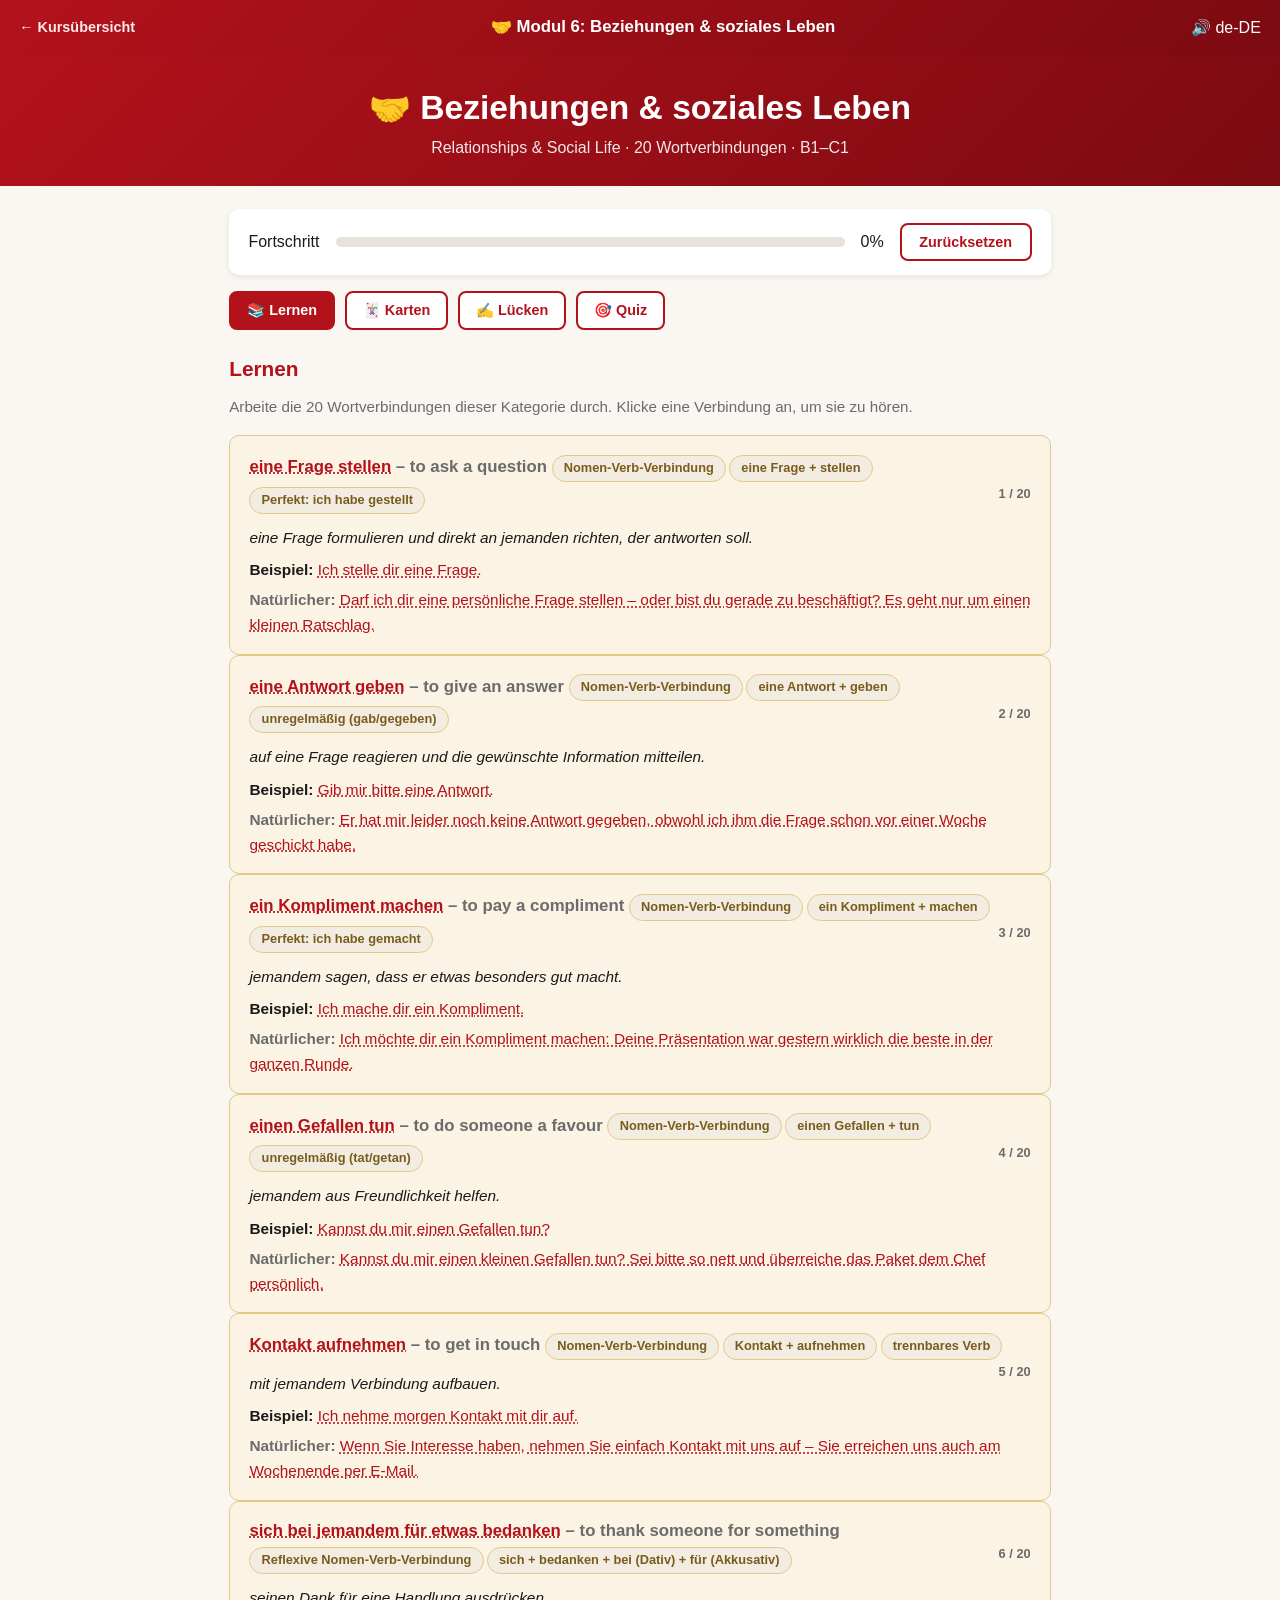
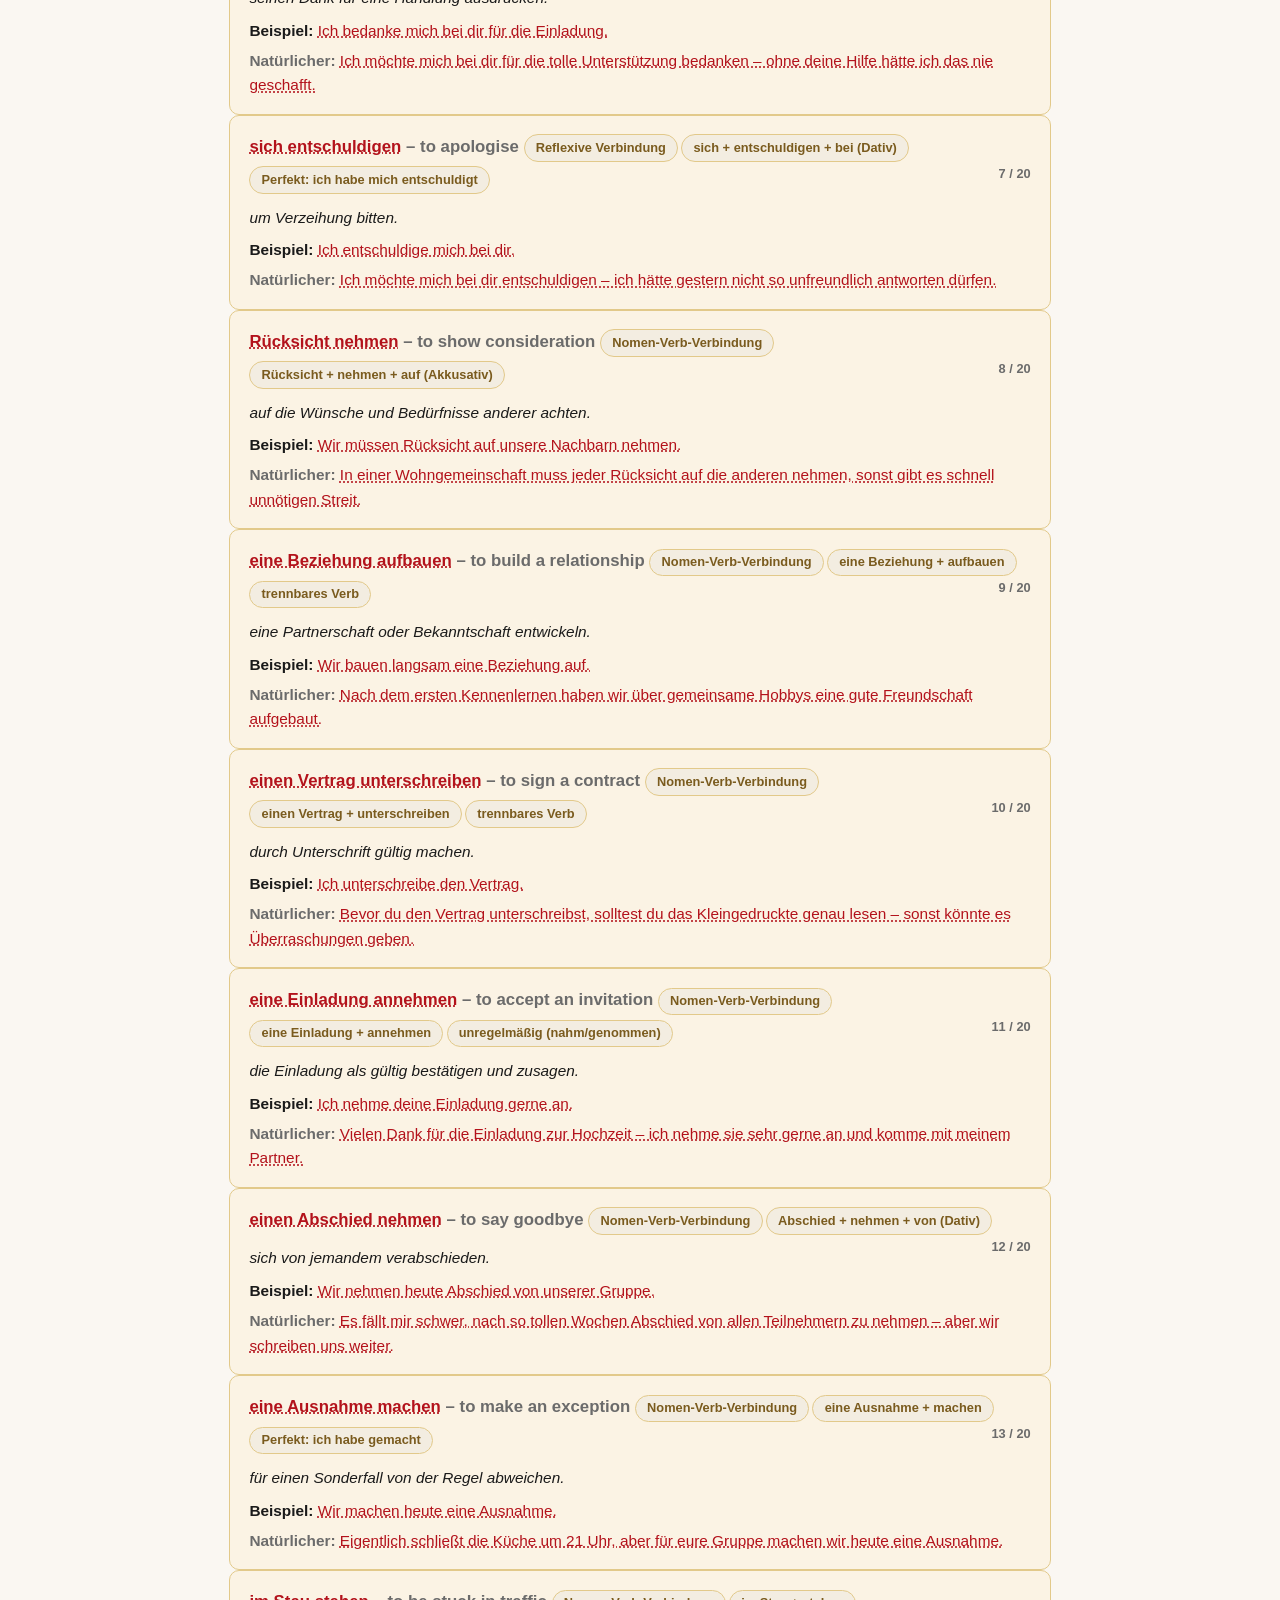
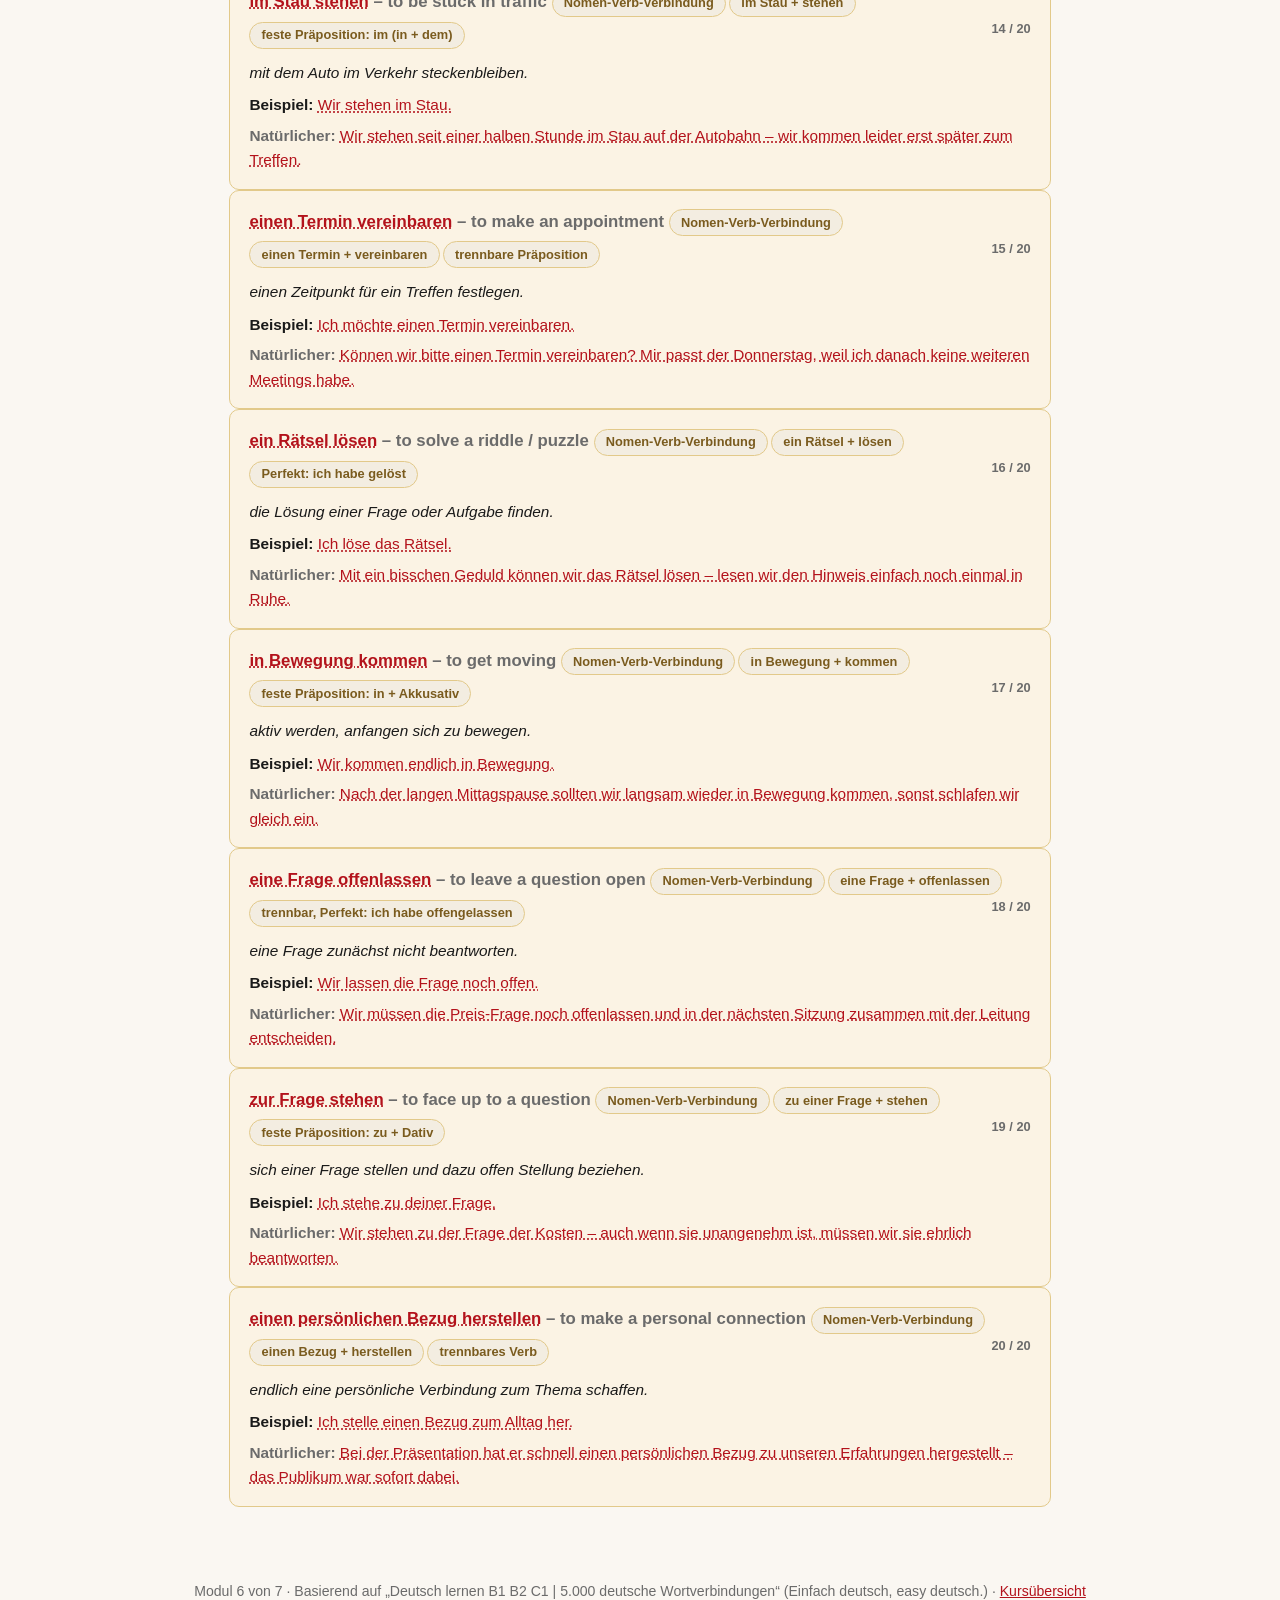
<file: 06-beziehungen-soziales-leben/index.html>
<!DOCTYPE html>
<html lang="de">
<head>
<meta charset="UTF-8">
<meta name="viewport" content="width=device-width, initial-scale=1.0">
<title>Modul 6: Beziehungen &amp; soziales Leben – Wortverbindungen B1-C1</title>
<style>* { margin:0; padding:0; box-sizing:border-box; }
:root { --red:#b3121b; --red-dark:#7c0a12; --gold:#d4af37; --black:#1a1a1a; --grey:#6b6b6b; --cream:#faf7f2; }
body { font-family:-apple-system,BlinkMacSystemFont,'Segoe UI',Roboto,sans-serif; background:var(--cream); color:var(--black); line-height:1.6; }
.topbar { background:linear-gradient(135deg,var(--red) 0%,var(--red-dark) 100%); color:#fff; padding:.9rem 1.2rem; display:flex; justify-content:space-between; align-items:center; flex-wrap:wrap; gap:.5rem; }
.topbar a { color:#ffe9e9; text-decoration:none; font-weight:600; font-size:.9rem; }
.topbar .title { font-weight:700; font-size:1.05rem; }
header.hdr { background:linear-gradient(135deg,var(--red) 0%,var(--red-dark) 100%); color:#fff; padding:1.6rem 1.2rem; text-align:center; }
header.hdr h1 { font-size:clamp(1.4rem,3vw,2.1rem); }
header.hdr p { opacity:.9; }
.container { max-width:860px; margin:0 auto; padding:1.4rem 1.2rem 3rem; }
.tabs { display:flex; gap:.6rem; flex-wrap:wrap; margin-bottom:1.4rem; }
.tabbtn { border:2px solid var(--red); background:#fff; color:var(--red); padding:.55rem 1rem; border-radius:8px; font-weight:600; cursor:pointer; font-size:.9rem; transition:all .18s; }
.tabbtn.active { background:var(--red); color:#fff; }
.panel { display:none; }
.panel.active { display:block; }
.panel h2 { color:var(--red); margin-bottom:.6rem; font-size:1.3rem; }
.panel p.lede { color:var(--grey); margin-bottom:1rem; font-size:.95rem; }
.speak { color:var(--red); text-decoration:underline dotted; cursor:pointer; }
.progressbox { background:#fff; border-radius:10px; padding:.9rem 1.2rem; box-shadow:0 2px 6px rgba(0,0,0,.08); margin-bottom:1rem; display:flex; align-items:center; gap:1rem; flex-wrap:wrap; }
.progressbox .bar { flex:1; height:10px; background:#e7e2da; border-radius:6px; overflow:hidden; min-width:120px; }
.progressbox .bar .fill { height:100%; background:linear-gradient(90deg,var(--red),#e0555d); transition:width .3s; }
.btn { display:inline-block; background:var(--red); color:#fff; padding:.55rem 1.1rem; border-radius:8px; border:none; font-weight:600; font-size:.9rem; cursor:pointer; transition:background .18s; }
.btn:hover { background:var(--red-dark); }
.btn.gold { background:var(--gold); color:#1a1a1a; }
.btn.ghost { background:#fff; color:var(--red); border:2px solid var(--red); }
.qcard { background:#fff; border-radius:12px; padding:1.3rem 1.5rem; box-shadow:0 2px 8px rgba(0,0,0,.1); margin-bottom:1rem; }
.qcard .q { font-size:1.12rem; margin-bottom:.8rem; }
.qcard .q .german { font-weight:700; color:var(--red); }
.opts { display:grid; gap:.6rem; }
.opt { border:2px solid #ddd; background:#fff; padding:.7rem 1rem; border-radius:8px; cursor:pointer; font-size:.96rem; transition:all .15s; text-align:left; }
.opt:hover { border-color:var(--red); }
.opt.correct { background:#e9f7ec; border-color:#2e9e4f; }
.opt.wrong { background:#fdecec; border-color:#c0392b; }
.reveal { background:#fbf3e4; border:1px solid #e2c98a; border-radius:10px; padding:1rem 1.2rem; margin:.8rem 0 0; font-size:.96rem; }
.reveal .g { font-weight:700; color:var(--red); font-size:1.05rem; }
.reveal .en { color:var(--grey); }
.gramtag { display:inline-block; background:#f3ede1; color:#7a5b1e; border:1px solid #e2c98a; border-radius:20px; padding:.15rem .7rem; font-size:.8rem; margin:.15rem .2rem .15rem 0; }
.navbtns { display:flex; gap:.7rem; margin-top:1rem; flex-wrap:wrap; }
.flipcard { perspective:1000px; cursor:pointer; }
.flipcard .inner { position:relative; width:100%; min-height:220px; transition:transform .5s; transform-style:preserve-3d; }
.flipcard.flipped .inner { transform:rotateY(180deg); }
.face { position:absolute; inset:0; backface-visibility:hidden; -webkit-backface-visibility:hidden; border-radius:14px; padding:1.4rem; display:flex; flex-direction:column; justify-content:center; align-items:center; text-align:center; box-shadow:0 4px 14px rgba(0,0,0,.12); }
.face.front { background:#fff; border:2px solid var(--red); }
.face.front .verb { font-size:1.8rem; font-weight:800; color:var(--red); }
.face.front .hint { color:var(--grey); margin-top:.5rem; font-size:.95rem; }
.face.back { background:var(--red); color:#fff; transform:rotateY(180deg); }
.face.back .en { font-size:1.3rem; font-weight:700; margin-bottom:.6rem; }
.face.back .sent { opacity:.92; }
.empty-note { color:var(--grey); font-size:.9rem; margin-top:.4rem; }
.feedback { font-weight:700; margin-top:.6rem; }
.feedback.ok { color:#2e9e4f; }
.feedback.no { color:#c0392b; }
.feedback.sol { color:var(--grey); font-size:.9rem; font-weight:500; margin-top:.3rem; }
.speak.inline { font-size:.85rem; margin-left:.4rem; }
.qtype { font-size:.85rem; color:var(--grey); margin-bottom:.5rem; }
.qtype-tag { display:inline-block; background:var(--red); color:#fff; border-radius:20px; padding:.12rem .75rem; font-size:.78rem; font-weight:700; text-transform:uppercase; letter-spacing:.4px; vertical-align:middle; }
.qcard.results { text-align:center; border-top:5px solid var(--gold); }
.qcard.results h3 { color:var(--red); margin-bottom:.4rem; font-size:1.4rem; }
.qcard.results .bigscore { font-size:1.15rem; margin:.6rem 0 1rem; }
.qcard.results .navbtns { justify-content:center; }
@media (max-width:560px){ .flipcard .inner { min-height:190px; } .face.front .verb { font-size:1.4rem; } }</style>
</head>
<body>
<div class="topbar"><a href="../index.html">← Kursübersicht</a><span class="title">🤝 Modul 6: Beziehungen &amp; soziales Leben</span><span>🔊 de-DE</span></div>
<header class="hdr"><h1>🤝 Beziehungen &amp; soziales Leben</h1><p>Relationships &amp; Social Life · 20 Wortverbindungen · B1–C1</p></header>
<div class="container">
  <div class="progressbox">
    <span>Fortschritt</span>
    <div class="bar"><div class="fill" id="progFill" style="width:0%"></div></div>
    <span id="progPct">0%</span>
    <button class="btn ghost" onclick="resetProg()">Zurücksetzen</button>
  </div>

  <div class="tabs">
    <button class="tabbtn active" data-tab="study">📚 Lernen</button>
    <button class="tabbtn" data-tab="drill">🃏 Karten</button>
    <button class="tabbtn" data-tab="fill">✍️ Lücken</button>
    <button class="tabbtn" data-tab="quiz">🎯 Quiz</button>
  </div>

  <section class="panel active" id="panel-study">
    <h2>Lernen</h2>
    <p class="lede">Arbeite die 20 Wortverbindungen dieser Kategorie durch. Klicke eine Verbindung an, um sie zu hören.</p>
    <div id="studyList"></div>
  </section>

  <section class="panel" id="panel-drill">
    <h2>Karten</h2>
    <p class="lede">Sieh die deutsche Wortverbindung und versuche die englische Bedeutung zu erinnern. Dreh die Karte um, um die Lösung zu sehen.</p>
    <div class="progressbox"><span>Karte</span><span id="drillPos">1 / 20</span><div class="bar"><div class="fill" id="drillFill" style="width:0%"></div></div></div>
    <div class="flipcard" id="flipcard" onclick="flip()">
      <div class="inner">
        <div class="face front">
          <div class="speak" id="drillVerb"></div>
          <div class="hint">Klicke für die Auflösung</div>
        </div>
        <div class="face back"><div class="en" id="drillEn"></div><div class="sent" id="drillSent"></div></div>
      </div>
    </div>
    <div class="navbtns">
      <button class="btn ghost" onclick="drillPrev()">← Zurück</button>
      <button class="btn" onclick="drillNext()">Weiter →</button>
    </div>
    <p class="empty-note">Karten durchlaufen die Wortverbindungen in zufälliger Reihenfolge.</p>
  </section>

  <section class="panel" id="panel-fill">
    <h2>Lücken füllen</h2>
    <p class="lede">Vervollständige den Beispielsatz mit dem passenden Schlüsselwort der Wortverbindung.</p>
    <div class="progressbox"><span>Frage</span><span id="fillPos">1 / 10</span><div class="bar"><div class="fill" id="fillFill" style="width:0%"></div></div><span>Punkte</span><span id="fillScore">0 / 0</span></div>
    <div id="fillQ"></div>
    <div class="navbtns"><button class="btn ghost" onclick="fillReset()">Neu mischen</button></div>
    <p class="empty-note">10 zufällige Sätze aus dieser Kategorie. Wähle die richtige Ergänzung und klicke auf „Weiter“.</p>
  </section>

  <section class="panel" id="panel-quiz">
    <h2>Quiz</h2>
    <p class="lede">10 gemischte Fragetypen: Übersetzung, Bedeutung, Verbindung im Satz und Grammatik. Jede Frage ist oben beschriftet – antworte und klicke auf „Weiter“.</p>
    <div class="progressbox"><span>Frage</span><span id="quizPos">1 / 10</span><div class="bar"><div class="fill" id="quizFill" style="width:0%"></div></div><span>Punkte</span><span id="quizScore">0 / 0</span></div>
    <div id="quizQ"></div>
    <div class="navbtns"><button class="btn ghost" onclick="quizReset()">Neu mischen</button></div>
    <p class="empty-note">10 Fragen, gemischt aus allen 20 Wortverbindungen.</p>
  </section>
</div>
<footer style="text-align:center;padding:1.6rem;color:var(--grey);font-size:.88rem">
  <p>Modul 6 von 7 · Basierend auf „Deutsch lernen B1 B2 C1 | 5.000 deutsche Wortverbindungen“ (Einfach deutsch, easy deutsch.) · <a href="../index.html" style="color:var(--red)">Kursübersicht</a></p>
</footer>
<script>
const VERBS = [{"v": "eine Frage stellen", "en": "to ask a question", "meaning": "eine Frage formulieren und direkt an jemanden richten, der antworten soll.", "example": "Ich stelle dir eine Frage.", "natural": "Darf ich dir eine persönliche Frage stellen – oder bist du gerade zu beschäftigt? Es geht nur um einen kleinen Ratschlag.", "grammar": "Nomen-Verb-Verbindung · eine Frage + stellen · Perfekt: ich habe gestellt"}, {"v": "eine Antwort geben", "en": "to give an answer", "meaning": "auf eine Frage reagieren und die gewünschte Information mitteilen.", "example": "Gib mir bitte eine Antwort.", "natural": "Er hat mir leider noch keine Antwort gegeben, obwohl ich ihm die Frage schon vor einer Woche geschickt habe.", "grammar": "Nomen-Verb-Verbindung · eine Antwort + geben · unregelmäßig (gab/gegeben)"}, {"v": "ein Kompliment machen", "en": "to pay a compliment", "meaning": "jemandem sagen, dass er etwas besonders gut macht.", "example": "Ich mache dir ein Kompliment.", "natural": "Ich möchte dir ein Kompliment machen: Deine Präsentation war gestern wirklich die beste in der ganzen Runde.", "grammar": "Nomen-Verb-Verbindung · ein Kompliment + machen · Perfekt: ich habe gemacht"}, {"v": "einen Gefallen tun", "en": "to do someone a favour", "meaning": "jemandem aus Freundlichkeit helfen.", "example": "Kannst du mir einen Gefallen tun?", "natural": "Kannst du mir einen kleinen Gefallen tun? Sei bitte so nett und überreiche das Paket dem Chef persönlich.", "grammar": "Nomen-Verb-Verbindung · einen Gefallen + tun · unregelmäßig (tat/getan)"}, {"v": "Kontakt aufnehmen", "en": "to get in touch", "meaning": "mit jemandem Verbindung aufbauen.", "example": "Ich nehme morgen Kontakt mit dir auf.", "natural": "Wenn Sie Interesse haben, nehmen Sie einfach Kontakt mit uns auf – Sie erreichen uns auch am Wochenende per E-Mail.", "grammar": "Nomen-Verb-Verbindung · Kontakt + aufnehmen · trennbares Verb"}, {"v": "sich bei jemandem für etwas bedanken", "en": "to thank someone for something", "meaning": "seinen Dank für eine Handlung ausdrücken.", "example": "Ich bedanke mich bei dir für die Einladung.", "natural": "Ich möchte mich bei dir für die tolle Unterstützung bedanken – ohne deine Hilfe hätte ich das nie geschafft.", "grammar": "Reflexive Nomen-Verb-Verbindung · sich + bedanken + bei (Dativ) + für (Akkusativ)"}, {"v": "sich entschuldigen", "en": "to apologise", "meaning": "um Verzeihung bitten.", "example": "Ich entschuldige mich bei dir.", "natural": "Ich möchte mich bei dir entschuldigen – ich hätte gestern nicht so unfreundlich antworten dürfen.", "grammar": "Reflexive Verbindung · sich + entschuldigen + bei (Dativ) · Perfekt: ich habe mich entschuldigt"}, {"v": "Rücksicht nehmen", "en": "to show consideration", "meaning": "auf die Wünsche und Bedürfnisse anderer achten.", "example": "Wir müssen Rücksicht auf unsere Nachbarn nehmen.", "natural": "In einer Wohngemeinschaft muss jeder Rücksicht auf die anderen nehmen, sonst gibt es schnell unnötigen Streit.", "grammar": "Nomen-Verb-Verbindung · Rücksicht + nehmen + auf (Akkusativ)"}, {"v": "eine Beziehung aufbauen", "en": "to build a relationship", "meaning": "eine Partnerschaft oder Bekanntschaft entwickeln.", "example": "Wir bauen langsam eine Beziehung auf.", "natural": "Nach dem ersten Kennenlernen haben wir über gemeinsame Hobbys eine gute Freundschaft aufgebaut.", "grammar": "Nomen-Verb-Verbindung · eine Beziehung + aufbauen · trennbares Verb"}, {"v": "einen Vertrag unterschreiben", "en": "to sign a contract", "meaning": "durch Unterschrift gültig machen.", "example": "Ich unterschreibe den Vertrag.", "natural": "Bevor du den Vertrag unterschreibst, solltest du das Kleingedruckte genau lesen – sonst könnte es Überraschungen geben.", "grammar": "Nomen-Verb-Verbindung · einen Vertrag + unterschreiben · trennbares Verb"}, {"v": "eine Einladung annehmen", "en": "to accept an invitation", "meaning": "die Einladung als gültig bestätigen und zusagen.", "example": "Ich nehme deine Einladung gerne an.", "natural": "Vielen Dank für die Einladung zur Hochzeit – ich nehme sie sehr gerne an und komme mit meinem Partner.", "grammar": "Nomen-Verb-Verbindung · eine Einladung + annehmen · unregelmäßig (nahm/genommen)"}, {"v": "einen Abschied nehmen", "en": "to say goodbye", "meaning": "sich von jemandem verabschieden.", "example": "Wir nehmen heute Abschied von unserer Gruppe.", "natural": "Es fällt mir schwer, nach so tollen Wochen Abschied von allen Teilnehmern zu nehmen – aber wir schreiben uns weiter.", "grammar": "Nomen-Verb-Verbindung · Abschied + nehmen + von (Dativ)"}, {"v": "eine Ausnahme machen", "en": "to make an exception", "meaning": "für einen Sonderfall von der Regel abweichen.", "example": "Wir machen heute eine Ausnahme.", "natural": "Eigentlich schließt die Küche um 21 Uhr, aber für eure Gruppe machen wir heute eine Ausnahme.", "grammar": "Nomen-Verb-Verbindung · eine Ausnahme + machen · Perfekt: ich habe gemacht"}, {"v": "im Stau stehen", "en": "to be stuck in traffic", "meaning": "mit dem Auto im Verkehr steckenbleiben.", "example": "Wir stehen im Stau.", "natural": "Wir stehen seit einer halben Stunde im Stau auf der Autobahn – wir kommen leider erst später zum Treffen.", "grammar": "Nomen-Verb-Verbindung · im Stau + stehen · feste Präposition: im (in + dem)"}, {"v": "einen Termin vereinbaren", "en": "to make an appointment", "meaning": "einen Zeitpunkt für ein Treffen festlegen.", "example": "Ich möchte einen Termin vereinbaren.", "natural": "Können wir bitte einen Termin vereinbaren? Mir passt der Donnerstag, weil ich danach keine weiteren Meetings habe.", "grammar": "Nomen-Verb-Verbindung · einen Termin + vereinbaren · trennbare Präposition"}, {"v": "ein Rätsel lösen", "en": "to solve a riddle / puzzle", "meaning": "die Lösung einer Frage oder Aufgabe finden.", "example": "Ich löse das Rätsel.", "natural": "Mit ein bisschen Geduld können wir das Rätsel lösen – lesen wir den Hinweis einfach noch einmal in Ruhe.", "grammar": "Nomen-Verb-Verbindung · ein Rätsel + lösen · Perfekt: ich habe gelöst"}, {"v": "in Bewegung kommen", "en": "to get moving", "meaning": "aktiv werden, anfangen sich zu bewegen.", "example": "Wir kommen endlich in Bewegung.", "natural": "Nach der langen Mittagspause sollten wir langsam wieder in Bewegung kommen, sonst schlafen wir gleich ein.", "grammar": "Nomen-Verb-Verbindung · in Bewegung + kommen · feste Präposition: in + Akkusativ"}, {"v": "eine Frage offenlassen", "en": "to leave a question open", "meaning": "eine Frage zunächst nicht beantworten.", "example": "Wir lassen die Frage noch offen.", "natural": "Wir müssen die Preis-Frage noch offenlassen und in der nächsten Sitzung zusammen mit der Leitung entscheiden.", "grammar": "Nomen-Verb-Verbindung · eine Frage + offenlassen · trennbar, Perfekt: ich habe offengelassen"}, {"v": "zur Frage stehen", "en": "to face up to a question", "meaning": "sich einer Frage stellen und dazu offen Stellung beziehen.", "example": "Ich stehe zu deiner Frage.", "natural": "Wir stehen zu der Frage der Kosten – auch wenn sie unangenehm ist, müssen wir sie ehrlich beantworten.", "grammar": "Nomen-Verb-Verbindung · zu einer Frage + stehen · feste Präposition: zu + Dativ"}, {"v": "einen persönlichen Bezug herstellen", "en": "to make a personal connection", "meaning": "endlich eine persönliche Verbindung zum Thema schaffen.", "example": "Ich stelle einen Bezug zum Alltag her.", "natural": "Bei der Präsentation hat er schnell einen persönlichen Bezug zu unseren Erfahrungen hergestellt – das Publikum war sofort dabei.", "grammar": "Nomen-Verb-Verbindung · einen Bezug + herstellen · trennbares Verb"}];
const CATID = 6;
// =============================================================
//  300 Deutsche Verben - module app logic
//  Expects VERBS (array) and CATID (int) defined before this file.
// =============================================================
const N = VERBS.length;
const KEY = 'gv-progress-' + CATID;

const TTS = (() => {
  const u = ('speechSynthesis' in window) ? window.speechSynthesis : null;
  let voice = null;
  if (u) {
    const pick = () => {
      const vs = u.getVoices();
      voice = vs.find(v => v.lang === 'de-DE') || vs.find(v => v.lang && v.lang.slice(0, 2) === 'de') || null;
    };
    pick();
    u.onvoiceschanged = pick;
  }
  return {
    ok: !!u,
    speak(t) {
      if (!u) return;
      u.cancel();
      const x = new SpeechSynthesisUtterance(t);
      x.lang = 'de-DE';
      x.rate = 0.92;
      if (voice) x.voice = voice;
      u.speak(x);
    }
  };
})();

window.speak = function (t) { TTS.speak(t); };

function escHtml(s) {
  return String(s).replace(/&/g, '&amp;').replace(/</g, '&lt;').replace(/>/g, '&gt;');
}

function q(tag, attrs, html) {
  const el = document.createElement(tag);
  for (const k in attrs) el.setAttribute(k, attrs[k]);
  if (html != null) el.innerHTML = html;
  return el;
}

// ---------- progress ----------
function setProg(p) {
  p = Math.max(0, Math.min(100, Math.round(p)));
  localStorage.setItem(KEY, p);
  const f = document.getElementById('progFill');
  const t = document.getElementById('progPct');
  if (f) f.style.width = p + '%';
  if (t) t.textContent = p + '%';
}
function getProg() { return parseInt(localStorage.getItem(KEY) || '0', 10); }
function resetProg() {
  if (confirm('Fortschritt zurücksetzen?')) {
    localStorage.removeItem(KEY);
    setProg(0);
  }
}
setProg(getProg());

// ---------- tabs ----------
document.querySelectorAll('.tabbtn').forEach(b => b.addEventListener('click', () => {
  document.querySelectorAll('.tabbtn').forEach(x => x.classList.remove('active'));
  document.querySelectorAll('.panel').forEach(x => x.classList.remove('active'));
  b.classList.add('active');
  document.getElementById('panel-' + b.dataset.tab).classList.add('active');
}));

// ---------- helpers ----------
function shuffle(a) {
  const arr = a.slice();
  for (let i = arr.length - 1; i > 0; i--) {
    const j = Math.floor(Math.random() * (i + 1));
    [arr[i], arr[j]] = [arr[j], arr[i]];
  }
  return arr;
}

// Full infinitive without the reflexive "sich/mich/dich" part
function infinitiveOf(v) {
  return String(v).replace(/^(sich|mich|dich)\s+/i, '');
}

// Main verb stem: infinitive minus separable prefix + reflexive + (e)n ending
function verbRoot(vv) {
  let s = infinitiveOf(vv);
  const prefixes = ['zurück', 'zusammen', 'entgegen', 'vorbei', 'weiter', 'mit', 'nach', 'vor', 'aus', 'auf', 'an',
    'ab', 'bei', 'ein', 'los', 'zu', 'teil', 'fern', 'fest'];
  for (const p of prefixes) {
    if (s.startsWith(p) && s.length > p.length + 3) { s = s.slice(p.length); break; }
  }
  let root = s.replace(/(en|ern|eln)$/, '');
  if (root.length < 3) root = s.replace(/en$/, '');
  if (root.length < 3) root = s;
  return root;
}

// ---------- cloze builder (shared by Lücken & Quiz) ----------
function clozeFor(v) {
  const root = verbRoot(v.v);
  if (root.length < 3) return null;
  const re = new RegExp('\\b(' + root.replace(/[.*+?^${}()|[\]\\]/g, '\\$&') + ')[a-zäöüß]*\\b', 'i');
  for (const c of [{ s: v.example, label: 'Beispiel' }, { s: v.natural, label: 'Natürlicher' }]) {
    const m = c.s.match(re);
    if (m) {
      return {
        blanked: c.s.slice(0, m.index) + '______' + c.s.slice(m.index + m[0].length),
        original: c.s,
        label: c.label,
        hit: m[0]
      };
    }
  }
  return null;
}

// 4 full-infinitive options (1 correct + 3 distractors)
function verbOptions(correctVerb) {
  const seen = new Set([infinitiveOf(correctVerb).toLowerCase()]);
  const opts = [correctVerb];
  const pool = shuffle(VERBS.map(v => v.v));
  for (const w of pool) {
    const key = infinitiveOf(w).toLowerCase();
    if (!seen.has(key)) { seen.add(key); opts.push(w); }
    if (opts.length === 4) break;
  }
  while (opts.length < 4) opts.push(correctVerb);
  return shuffle(opts);
}

// simple grammar category for the Grammatik question type
function gramTag(v) {
  const g = (v.grammar || '').toLowerCase();
  if (g.indexOf('trennbar') > -1) return 'trennbar';
  if (g.indexOf('reflexiv') > -1) return 'reflexiv';
  if (g.indexOf('modalverb') > -1) return 'Modalverb';
  if (g.indexOf('hilfsverb') > -1) return 'Hilfsverb';
  if (g.indexOf('starkes verb') > -1) return 'starkes Verb';
  return 'regelmäßig';
}

// ---------- study ----------
(function () {
  const list = document.getElementById('studyList');
  VERBS.forEach((v, i) => {
    const tags = escHtml(v.grammar).split('·').map(g => `<span class="gramtag">${g.trim()}</span>`).join('');
    const card = q('div', { className: 'qcard' }, `
      <div class="reveal" style="margin:0">
        <div class="g"><span class="speak" data-speak="verb">${escHtml(v.v)}</span>
          <span class="en">– ${escHtml(v.en)}</span> ${tags}
          <span style="float:right;color:var(--grey);font-size:.8rem">${i + 1} / ${N}</span>
        </div>
        <div style="margin-top:.6rem"><em>${escHtml(v.meaning)}</em></div>
        <div style="margin-top:.5rem"><b>Beispiel:</b> <span class="speak" data-speak="example">${escHtml(v.example)}</span></div>
        <div style="margin-top:.35rem;color:var(--grey)"><b>Natürlicher:</b> <span class="speak" data-speak="natural">${escHtml(v.natural)}</span></div>
      </div>`);
    card.querySelectorAll('.speak[data-speak]').forEach(sp => {
      sp.addEventListener('click', e => {
        e.stopPropagation();
        const kind = sp.dataset.speak;
        TTS.speak(kind === 'verb' ? v.v : kind === 'example' ? v.example : v.natural);
      });
    });
    list.appendChild(card);
  });
})();

// ---------- drill (flashcards) ----------
let drillOrder = shuffle([...Array(N).keys()]);
let drillIdx = 0;

function setDrill() {
  const v = VERBS[drillOrder[drillIdx]];
  const card = document.getElementById('flipcard');
  card.classList.remove('flipped');
  const verbEl = document.getElementById('drillVerb');
  verbEl.className = 'verb speak';
  verbEl.textContent = v.v;
  verbEl.onclick = (e) => { e.stopPropagation(); TTS.speak(v.v); };
  document.getElementById('drillEn').textContent = v.en + ' · ' + v.meaning;
  document.getElementById('drillSent').innerHTML =
    '<b>Beispiel:</b> ' + escHtml(v.example) + '<br><b>Natürlicher:</b> ' + escHtml(v.natural);
  document.getElementById('drillPos').textContent = (drillIdx + 1) + ' / ' + N;
  document.getElementById('drillFill').style.width = ((drillIdx + 1) / N * 100) + '%';
}
function flip() { document.getElementById('flipcard').classList.toggle('flipped'); }
function drillNext() {
  if (drillIdx === N - 1) {
    drillOrder = shuffle([...Array(N).keys()]);
    drillIdx = 0;
  } else {
    drillIdx++;
  }
  setDrill();
  setProg(getProg() + Math.max(1, Math.round(100 / N)));
}
function drillPrev() {
  if (drillIdx === 0) { setDrill(); return; }
  drillIdx--;
  setDrill();
}
setDrill();

// =============================================================
//  LÜCKEN (Welches Verb passt?)
// =============================================================
const ROUND_LEN = 10;
let fillItems = [], fillIdx = 0, fillScore = 0, fillAnswered = 0;

function fillScoreElt() { return document.getElementById('fillScore'); }

function genFill() {
  fillItems = shuffle(VERBS.map((v, i) => ({ v, i }))).slice(0, ROUND_LEN);
  fillIdx = 0; fillScore = 0; fillAnswered = 0;
  fillShow();
}

function fillProgress() {
  document.getElementById('fillPos').textContent = (fillIdx + 1) + ' / ' + ROUND_LEN;
  document.getElementById('fillFill').style.width = ((fillIdx + 1) / ROUND_LEN * 100) + '%';
  if (fillScoreElt()) fillScoreElt().textContent = fillScore + ' / ' + fillAnswered + ' richtig';
}

function fillShow() {
  fillProgress();
  const it = fillItems[fillIdx];
  const v = VERBS[it.i];
  const cloze = clozeFor(v);
  const opts = verbOptions(v.v);

  let inner;
  if (cloze) {
    inner = `
      <p class="qtype">Welches Verb passt in den Satz? <span class="qtype-tag">${cloze.label}</span></p>
      <div class="q"><em>„${escHtml(cloze.blanked)}“</em>
        <span class="speak inline" data-say="${escHtml(cloze.original)}">🔊 anhören</span></div>
      <div class="opts">${opts.map(o => `<button class="opt" data-ok="${o === v.v ? '1' : '0'}">${escHtml(o)}</button>`).join('')}</div>`;
  } else {
    // fallback: meaning-based (if no sentence could be blanked)
    inner = `
      <p class="qtype">Welches Verb passt zur Bedeutung?</p>
      <div class="q"><em>„${escHtml(v.meaning)}“</em></div>
      <div class="opts">${opts.map(o => `<button class="opt" data-ok="${o === v.v ? '1' : '0'}">${escHtml(o)}</button>`).join('')}</div>`;
  }
  const box = q('div', { className: 'qcard' }, inner + `<div id="fillFb"></div>`);
  box.querySelectorAll('.opt').forEach(b => b.addEventListener('click', () => fillPick(b, v)));
  box.querySelectorAll('.speak[data-say]').forEach(sp => sp.addEventListener('click', e => { e.stopPropagation(); TTS.speak(sp.dataset.say); }));
  const host = document.getElementById('fillQ');
  host.innerHTML = '';
  host.appendChild(box);
}

function fillPick(btn, v) {
  if (btn.disabled) return;
  boxdisabled('#fillQ .opt');
  const ok = btn.dataset.ok === '1';
  btn.classList.add(ok ? 'correct' : 'wrong');
  fillAnswered++;
  if (ok) fillScore++;

  const cloze = clozeFor(v);
  const fb = document.getElementById('fillFb');
  const sol = cloze
    ? `Die Lösung: <span class="speak" data-sol="${escHtml(cloze.original)}">„${escHtml(cloze.original)}“</span>`
    : `Die Lösung: <b>${escHtml(v.v)}</b>`;

  fb.innerHTML = (ok
    ? `<div class="feedback ok">Richtig! 🎉</div>`
    : `<div class="feedback no">Nicht ganz – <b>${escHtml(v.v)}</b> (${escHtml(v.en)})</div>`)
    + `<div class="feedback sol">${sol}</div>`;

  fb.querySelectorAll('.speak').forEach(sp => sp.addEventListener('click', e => { e.stopPropagation(); TTS.speak(sp.dataset.sol); }));

  fillProgress();
  setProg(getProg() + 1);

  const btnWrap = q('div', { className: 'navbtns' },
    fillIdx < ROUND_LEN - 1
      ? `<button class="btn">Weiter →</button>`
      : `<button class="btn">Ergebnis anzeigen 🏁</button>`);
  btnWrap.querySelector('button').addEventListener('click', () => {
    if (fillIdx < ROUND_LEN - 1) { fillIdx++; fillShow(); }
    else fillResult();
  });
  fb.appendChild(btnWrap);
}

function fillResult() {
  const host = document.getElementById('fillQ');
  host.innerHTML = '';
  const card = q('div', { className: 'qcard results' }, `
    <h3>🏁 Runde geschafft</h3>
    <p class="bigscore">Du hast <b>${fillScore}</b> von <b>${ROUND_LEN}</b> Sätzen richtig ergänzt.</p>
    <div class="navbtns">
      <button class="btn" id="fillAgain">Nochmal spielen</button>
      <button class="btn ghost" onclick="document.querySelector('[data-tab=drill]').click()">Zu den Karten</button>
    </div>`);
  card.querySelector('#fillAgain').addEventListener('click', genFill);
  host.appendChild(card);
  fillProgress();
}
function boxdisabled(sel) { [...document.querySelectorAll(sel)].forEach(o => o.disabled = true); }
function fillReset() { genFill(); }
genFill();

// =============================================================
//  QUIZ
// =============================================================
let quizItems = [], quizIdx = 0, quizScore = 0, quizAnswered = 0;

function quizScoreElt() { return document.getElementById('quizScore'); }

function genQuiz() {
  quizItems = shuffle(VERBS.map((v, i) => ({ v, i }))).slice(0, ROUND_LEN);
  quizIdx = 0; quizScore = 0; quizAnswered = 0;
  quizShow();
}

function quizProgress() {
  document.getElementById('quizPos').textContent = (quizIdx + 1) + ' / ' + ROUND_LEN;
  document.getElementById('quizFill').style.width = ((quizIdx + 1) / ROUND_LEN * 100) + '%';
  if (quizScoreElt()) quizScoreElt().textContent = quizScore + ' / ' + quizAnswered + ' richtig';
}

function quizShow() {
  quizProgress();
  const it = quizItems[quizIdx];
  const v = VERBS[it.i];

  // pick the question type for this item (fixed per item -> predictable)
  const tpl = (it.i * 7 + quizIdx) % 4;
  const pool = shuffle(VERBS.filter(x => x.i !== it.i));

  let badge, qhtml, opts, correct = v.v;

  if (tpl === 0) {            // Englisch -> Deutsch
    badge = 'Englisch → Deutsch';
    qhtml = `Wie heißt dieses Verb auf Deutsch? <span class="speak inline" data-say="${escHtml(v.v)}">🔊 anhören</span>`;
    opts = verbOptions(v.v);
  } else if (tpl === 1) {     // Deutsch -> Englisch
    badge = 'Deutsch → Englisch';
    correct = v.en;
    qhtml = `Was bedeutet „<b>${escHtml(v.v)}</b>“?`;
    const seen = new Set([v.en]); const o = [v.en];
    for (const d of pool) { if (!seen.has(d.en.toLowerCase())) { seen.add(d.en.toLowerCase()); o.push(d.en); } if (o.length === 4) break; }
    opts = shuffle(o);
  } else if (tpl === 2) {     // Satz -> Welches Verb?
    badge = 'Im Satz';
    const cloze = clozeFor(v);
    correct = v.v;
    if (cloze) {
      qhtml = `Welches Verb passt in den Satz? <span class="speak inline" data-say="${escHtml(cloze.original)}">🔊 anhören</span>
        <div class="q" style="margin-top:.6rem"><em>„${escHtml(cloze.blanked)}“</em></div>`;
    } else {
      qhtml = `Welches Verb hat diese Bedeutung? „<em>${escHtml(v.meaning)}</em>“`;
    }
    opts = verbOptions(v.v);
  } else {                    // Grammatik
    badge = 'Grammatik';
    correct = gramTag(v);
    const tags = ['trennbar', 'reflexiv', 'Modalverb', 'Hilfsverb', 'starkes Verb', 'regelmäßig'];
    opts = shuffle([correct].concat(tags.filter(t => t !== correct)).slice(0, 3));
    qhtml = `Zu welchem Typ gehört „<b>${escHtml(v.v)}</b>“?`;
  }

  const box = q('div', { className: 'qcard' }, `
    <p class="qtype"><span class="qtype-tag">${badge}</span></p>
    <div class="q">${qhtml}</div>
    <div class="opts">${opts.map(o => `<button class="opt" data-v="${escHtml(String(o)).replace(/"/g, '&quot;')}" data-ok="${String(o) === String(correct) ? '1' : '0'}">${escHtml(o)}</button>`).join('')}</div>
    <div id="quizFb"></div>`);
  box.querySelectorAll('.opt').forEach(b => b.addEventListener('click', () => quizPick(b, String(correct), v)));
  box.querySelectorAll('.speak[data-say]').forEach(sp => sp.addEventListener('click', e => { e.stopPropagation(); TTS.speak(sp.dataset.say); }));
  const host = document.getElementById('quizQ');
  host.innerHTML = '';
  host.appendChild(box);
}

function quizPick(btn, correct, v) {
  if (btn.disabled) return;
  boxdisabled('#quizQ .opt');
  const ok = btn.dataset.ok === '1';
  btn.classList.add(ok ? 'correct' : 'wrong');
  quizAnswered++;
  if (ok) quizScore++;

  const fb = document.getElementById('quizFb');
  let extra = '';
  if (btn.dataset.ok !== '1') extra = `<div class="feedback sol">Antwort: <b>${escHtml(correct)}</b></div>`;
  fb.innerHTML = (ok
    ? `<div class="feedback ok">Richtig! 🎉</div>`
    : `<div class="feedback no">Leider falsch.</div>`)
    + extra;

  quizProgress();
  setProg(getProg() + 1);

  const btnWrap = q('div', { className: 'navbtns' },
    quizIdx < ROUND_LEN - 1
      ? `<button class="btn">Weiter →</button>`
      : `<button class="btn">Ergebnis anzeigen 🏁</button>`);
  btnWrap.querySelector('button').addEventListener('click', () => {
    if (quizIdx < ROUND_LEN - 1) { quizIdx++; quizShow(); }
    else quizResult();
  });
  fb.appendChild(btnWrap);
}

function quizResult() {
  const host = document.getElementById('quizQ');
  host.innerHTML = '';
  const card = q('div', { className: 'qcard results' }, `
    <h3>🏁 Quiz geschafft</h3>
    <p class="bigscore">Du hast <b>${quizScore}</b> von <b>${ROUND_LEN}</b> Fragen richtig beantwortet.</p>
    <div class="navbtns">
      <button class="btn" id="quizAgain">Nochmal spielen</button>
      <button class="btn ghost" onclick="document.querySelector('[data-tab=drill]').click()">Zu den Karten</button>
    </div>`);
  card.querySelector('#quizAgain').addEventListener('click', genQuiz);
  host.appendChild(card);
  quizProgress();
}
function quizReset() { genQuiz(); }
genQuiz();
</script>
</body>
</html>
</file>
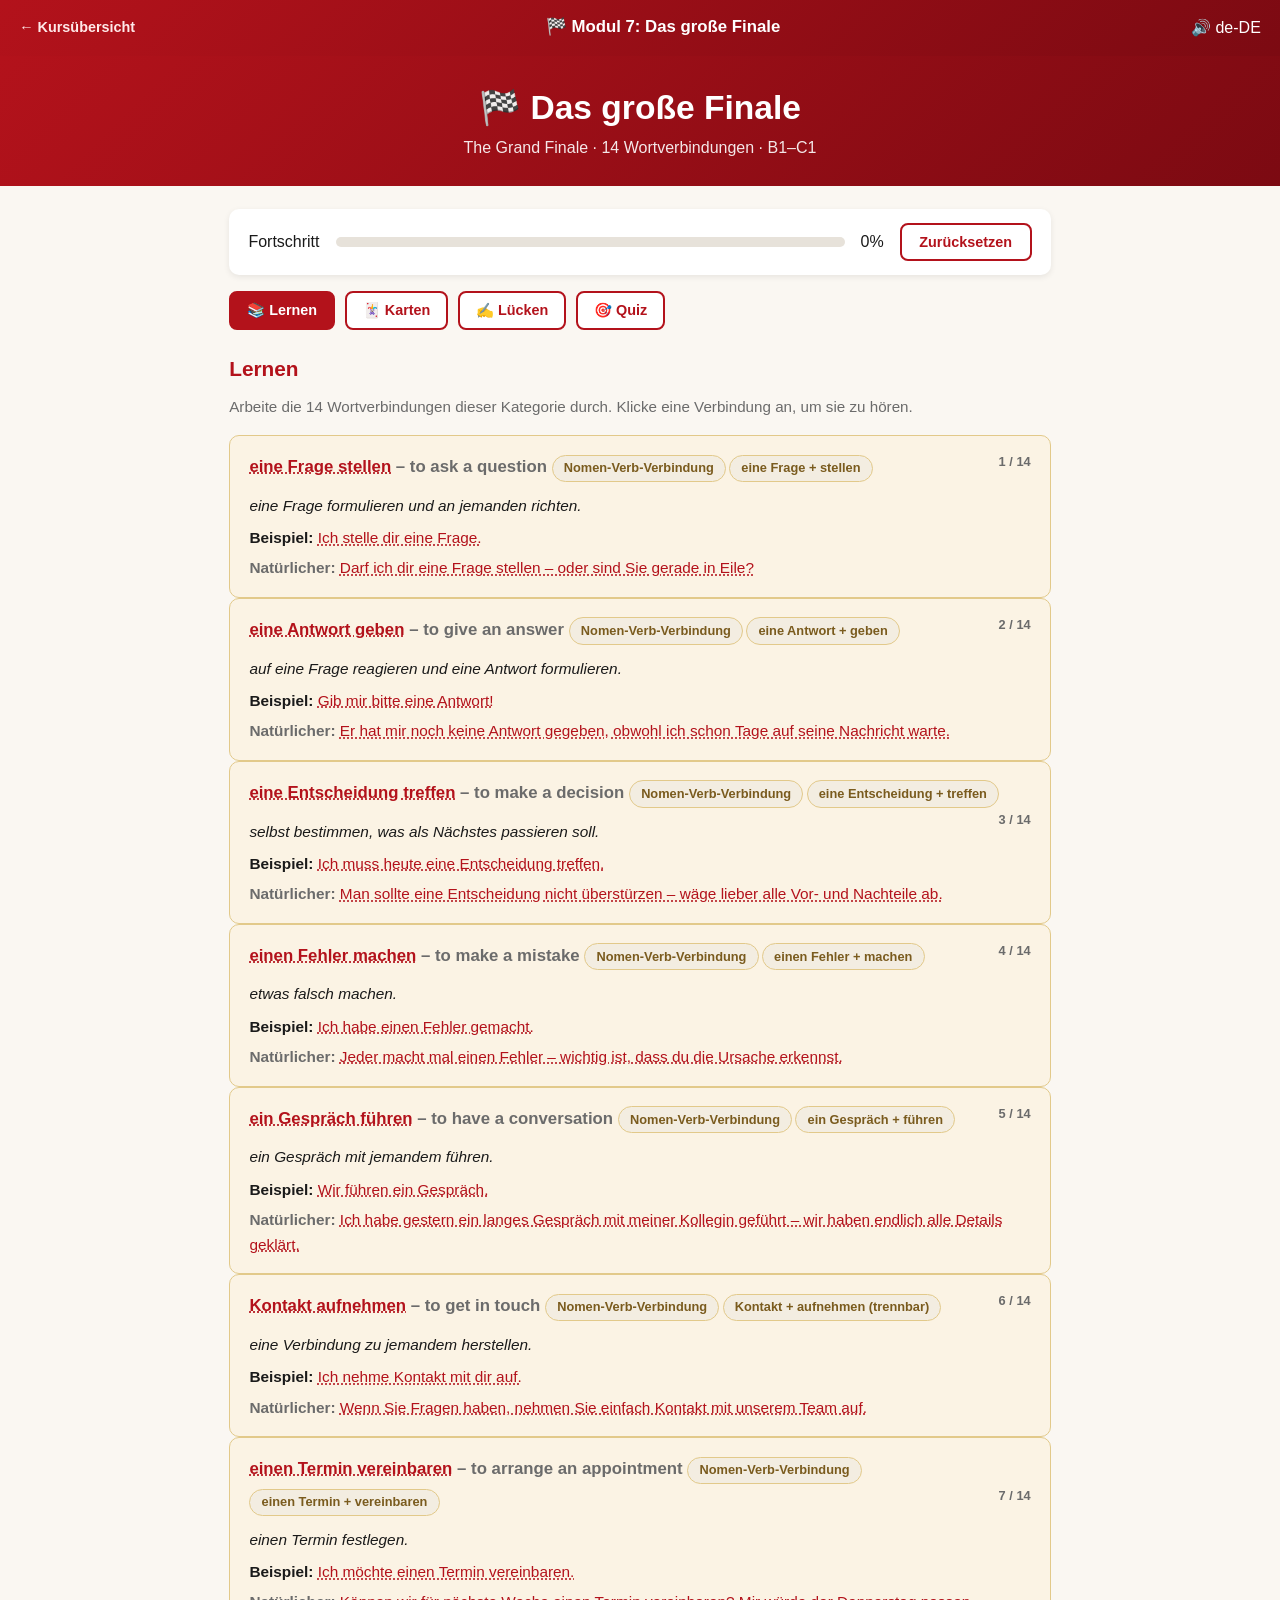
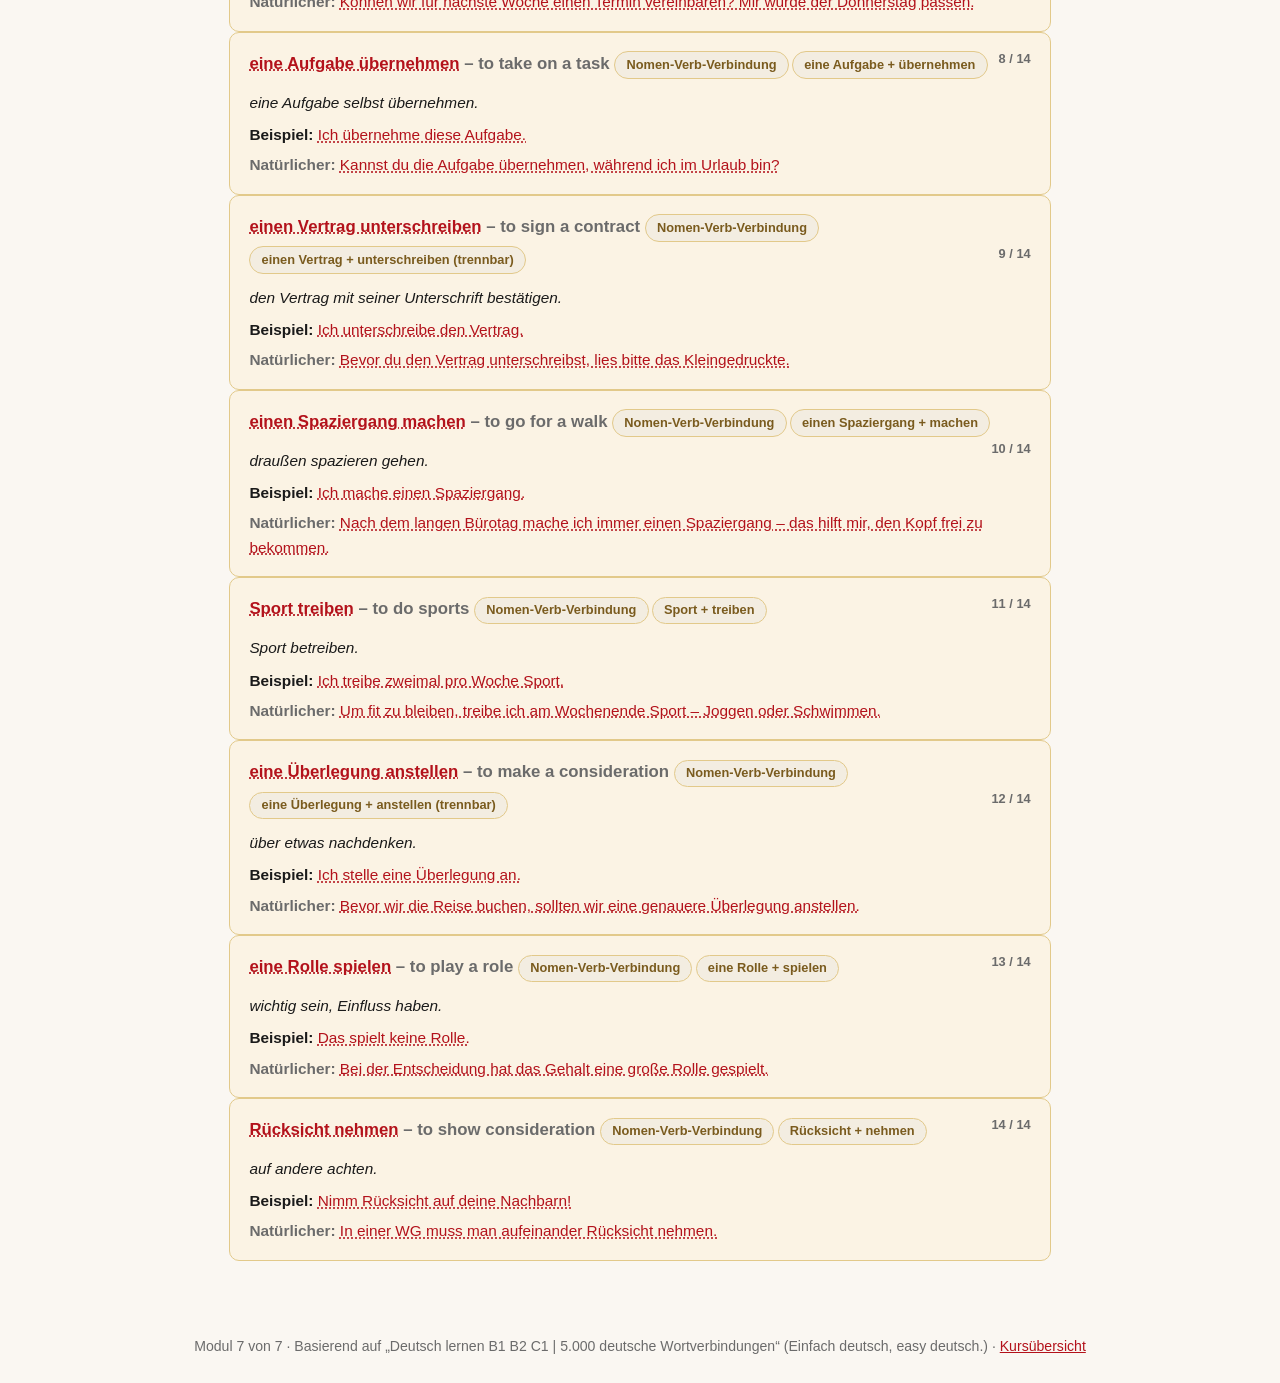
<file: 07-finale/index.html>
<!DOCTYPE html>
<html lang="de">
<head>
<meta charset="UTF-8">
<meta name="viewport" content="width=device-width, initial-scale=1.0">
<title>Modul 7: Das große Finale – Wortverbindungen B1-C1</title>
<style>* { margin:0; padding:0; box-sizing:border-box; }
:root { --red:#b3121b; --red-dark:#7c0a12; --gold:#d4af37; --black:#1a1a1a; --grey:#6b6b6b; --cream:#faf7f2; }
body { font-family:-apple-system,BlinkMacSystemFont,'Segoe UI',Roboto,sans-serif; background:var(--cream); color:var(--black); line-height:1.6; }
.topbar { background:linear-gradient(135deg,var(--red) 0%,var(--red-dark) 100%); color:#fff; padding:.9rem 1.2rem; display:flex; justify-content:space-between; align-items:center; flex-wrap:wrap; gap:.5rem; }
.topbar a { color:#ffe9e9; text-decoration:none; font-weight:600; font-size:.9rem; }
.topbar .title { font-weight:700; font-size:1.05rem; }
header.hdr { background:linear-gradient(135deg,var(--red) 0%,var(--red-dark) 100%); color:#fff; padding:1.6rem 1.2rem; text-align:center; }
header.hdr h1 { font-size:clamp(1.4rem,3vw,2.1rem); }
header.hdr p { opacity:.9; }
.container { max-width:860px; margin:0 auto; padding:1.4rem 1.2rem 3rem; }
.tabs { display:flex; gap:.6rem; flex-wrap:wrap; margin-bottom:1.4rem; }
.tabbtn { border:2px solid var(--red); background:#fff; color:var(--red); padding:.55rem 1rem; border-radius:8px; font-weight:600; cursor:pointer; font-size:.9rem; transition:all .18s; }
.tabbtn.active { background:var(--red); color:#fff; }
.panel { display:none; }
.panel.active { display:block; }
.panel h2 { color:var(--red); margin-bottom:.6rem; font-size:1.3rem; }
.panel p.lede { color:var(--grey); margin-bottom:1rem; font-size:.95rem; }
.speak { color:var(--red); text-decoration:underline dotted; cursor:pointer; }
.progressbox { background:#fff; border-radius:10px; padding:.9rem 1.2rem; box-shadow:0 2px 6px rgba(0,0,0,.08); margin-bottom:1rem; display:flex; align-items:center; gap:1rem; flex-wrap:wrap; }
.progressbox .bar { flex:1; height:10px; background:#e7e2da; border-radius:6px; overflow:hidden; min-width:120px; }
.progressbox .bar .fill { height:100%; background:linear-gradient(90deg,var(--red),#e0555d); transition:width .3s; }
.btn { display:inline-block; background:var(--red); color:#fff; padding:.55rem 1.1rem; border-radius:8px; border:none; font-weight:600; font-size:.9rem; cursor:pointer; transition:background .18s; }
.btn:hover { background:var(--red-dark); }
.btn.gold { background:var(--gold); color:#1a1a1a; }
.btn.ghost { background:#fff; color:var(--red); border:2px solid var(--red); }
.qcard { background:#fff; border-radius:12px; padding:1.3rem 1.5rem; box-shadow:0 2px 8px rgba(0,0,0,.1); margin-bottom:1rem; }
.qcard .q { font-size:1.12rem; margin-bottom:.8rem; }
.qcard .q .german { font-weight:700; color:var(--red); }
.opts { display:grid; gap:.6rem; }
.opt { border:2px solid #ddd; background:#fff; padding:.7rem 1rem; border-radius:8px; cursor:pointer; font-size:.96rem; transition:all .15s; text-align:left; }
.opt:hover { border-color:var(--red); }
.opt.correct { background:#e9f7ec; border-color:#2e9e4f; }
.opt.wrong { background:#fdecec; border-color:#c0392b; }
.reveal { background:#fbf3e4; border:1px solid #e2c98a; border-radius:10px; padding:1rem 1.2rem; margin:.8rem 0 0; font-size:.96rem; }
.reveal .g { font-weight:700; color:var(--red); font-size:1.05rem; }
.reveal .en { color:var(--grey); }
.gramtag { display:inline-block; background:#f3ede1; color:#7a5b1e; border:1px solid #e2c98a; border-radius:20px; padding:.15rem .7rem; font-size:.8rem; margin:.15rem .2rem .15rem 0; }
.navbtns { display:flex; gap:.7rem; margin-top:1rem; flex-wrap:wrap; }
.flipcard { perspective:1000px; cursor:pointer; }
.flipcard .inner { position:relative; width:100%; min-height:220px; transition:transform .5s; transform-style:preserve-3d; }
.flipcard.flipped .inner { transform:rotateY(180deg); }
.face { position:absolute; inset:0; backface-visibility:hidden; -webkit-backface-visibility:hidden; border-radius:14px; padding:1.4rem; display:flex; flex-direction:column; justify-content:center; align-items:center; text-align:center; box-shadow:0 4px 14px rgba(0,0,0,.12); }
.face.front { background:#fff; border:2px solid var(--red); }
.face.front .verb { font-size:1.8rem; font-weight:800; color:var(--red); }
.face.front .hint { color:var(--grey); margin-top:.5rem; font-size:.95rem; }
.face.back { background:var(--red); color:#fff; transform:rotateY(180deg); }
.face.back .en { font-size:1.3rem; font-weight:700; margin-bottom:.6rem; }
.face.back .sent { opacity:.92; }
.empty-note { color:var(--grey); font-size:.9rem; margin-top:.4rem; }
.feedback { font-weight:700; margin-top:.6rem; }
.feedback.ok { color:#2e9e4f; }
.feedback.no { color:#c0392b; }
.feedback.sol { color:var(--grey); font-size:.9rem; font-weight:500; margin-top:.3rem; }
.speak.inline { font-size:.85rem; margin-left:.4rem; }
.qtype { font-size:.85rem; color:var(--grey); margin-bottom:.5rem; }
.qtype-tag { display:inline-block; background:var(--red); color:#fff; border-radius:20px; padding:.12rem .75rem; font-size:.78rem; font-weight:700; text-transform:uppercase; letter-spacing:.4px; vertical-align:middle; }
.qcard.results { text-align:center; border-top:5px solid var(--gold); }
.qcard.results h3 { color:var(--red); margin-bottom:.4rem; font-size:1.4rem; }
.qcard.results .bigscore { font-size:1.15rem; margin:.6rem 0 1rem; }
.qcard.results .navbtns { justify-content:center; }
@media (max-width:560px){ .flipcard .inner { min-height:190px; } .face.front .verb { font-size:1.4rem; } }</style>
</head>
<body>
<div class="topbar"><a href="../index.html">← Kursübersicht</a><span class="title">🏁 Modul 7: Das große Finale</span><span>🔊 de-DE</span></div>
<header class="hdr"><h1>🏁 Das große Finale</h1><p>The Grand Finale · 14 Wortverbindungen · B1–C1</p></header>
<div class="container">
  <div class="progressbox">
    <span>Fortschritt</span>
    <div class="bar"><div class="fill" id="progFill" style="width:0%"></div></div>
    <span id="progPct">0%</span>
    <button class="btn ghost" onclick="resetProg()">Zurücksetzen</button>
  </div>

  <div class="tabs">
    <button class="tabbtn active" data-tab="study">📚 Lernen</button>
    <button class="tabbtn" data-tab="drill">🃏 Karten</button>
    <button class="tabbtn" data-tab="fill">✍️ Lücken</button>
    <button class="tabbtn" data-tab="quiz">🎯 Quiz</button>
  </div>

  <section class="panel active" id="panel-study">
    <h2>Lernen</h2>
    <p class="lede">Arbeite die 14 Wortverbindungen dieser Kategorie durch. Klicke eine Verbindung an, um sie zu hören.</p>
    <div id="studyList"></div>
  </section>

  <section class="panel" id="panel-drill">
    <h2>Karten</h2>
    <p class="lede">Sieh die deutsche Wortverbindung und versuche die englische Bedeutung zu erinnern. Dreh die Karte um, um die Lösung zu sehen.</p>
    <div class="progressbox"><span>Karte</span><span id="drillPos">1 / 14</span><div class="bar"><div class="fill" id="drillFill" style="width:0%"></div></div></div>
    <div class="flipcard" id="flipcard" onclick="flip()">
      <div class="inner">
        <div class="face front">
          <div class="speak" id="drillVerb"></div>
          <div class="hint">Klicke für die Auflösung</div>
        </div>
        <div class="face back"><div class="en" id="drillEn"></div><div class="sent" id="drillSent"></div></div>
      </div>
    </div>
    <div class="navbtns">
      <button class="btn ghost" onclick="drillPrev()">← Zurück</button>
      <button class="btn" onclick="drillNext()">Weiter →</button>
    </div>
    <p class="empty-note">Karten durchlaufen die Wortverbindungen in zufälliger Reihenfolge.</p>
  </section>

  <section class="panel" id="panel-fill">
    <h2>Lücken füllen</h2>
    <p class="lede">Vervollständige den Beispielsatz mit dem passenden Schlüsselwort der Wortverbindung.</p>
    <div class="progressbox"><span>Frage</span><span id="fillPos">1 / 10</span><div class="bar"><div class="fill" id="fillFill" style="width:0%"></div></div><span>Punkte</span><span id="fillScore">0 / 0</span></div>
    <div id="fillQ"></div>
    <div class="navbtns"><button class="btn ghost" onclick="fillReset()">Neu mischen</button></div>
    <p class="empty-note">10 zufällige Sätze aus dieser Kategorie. Wähle die richtige Ergänzung und klicke auf „Weiter“.</p>
  </section>

  <section class="panel" id="panel-quiz">
    <h2>Quiz</h2>
    <p class="lede">10 gemischte Fragetypen: Übersetzung, Bedeutung, Verbindung im Satz und Grammatik. Jede Frage ist oben beschriftet – antworte und klicke auf „Weiter“.</p>
    <div class="progressbox"><span>Frage</span><span id="quizPos">1 / 10</span><div class="bar"><div class="fill" id="quizFill" style="width:0%"></div></div><span>Punkte</span><span id="quizScore">0 / 0</span></div>
    <div id="quizQ"></div>
    <div class="navbtns"><button class="btn ghost" onclick="quizReset()">Neu mischen</button></div>
    <p class="empty-note">10 Fragen, gemischt aus allen 14 Wortverbindungen.</p>
  </section>
</div>
<footer style="text-align:center;padding:1.6rem;color:var(--grey);font-size:.88rem">
  <p>Modul 7 von 7 · Basierend auf „Deutsch lernen B1 B2 C1 | 5.000 deutsche Wortverbindungen“ (Einfach deutsch, easy deutsch.) · <a href="../index.html" style="color:var(--red)">Kursübersicht</a></p>
</footer>
<script>
const VERBS = [{"v": "eine Frage stellen", "en": "to ask a question", "meaning": "eine Frage formulieren und an jemanden richten.", "example": "Ich stelle dir eine Frage.", "natural": "Darf ich dir eine Frage stellen – oder sind Sie gerade in Eile?", "grammar": "Nomen-Verb-Verbindung · eine Frage + stellen"}, {"v": "eine Antwort geben", "en": "to give an answer", "meaning": "auf eine Frage reagieren und eine Antwort formulieren.", "example": "Gib mir bitte eine Antwort!", "natural": "Er hat mir noch keine Antwort gegeben, obwohl ich schon Tage auf seine Nachricht warte.", "grammar": "Nomen-Verb-Verbindung · eine Antwort + geben"}, {"v": "eine Entscheidung treffen", "en": "to make a decision", "meaning": "selbst bestimmen, was als Nächstes passieren soll.", "example": "Ich muss heute eine Entscheidung treffen.", "natural": "Man sollte eine Entscheidung nicht überstürzen – wäge lieber alle Vor- und Nachteile ab.", "grammar": "Nomen-Verb-Verbindung · eine Entscheidung + treffen"}, {"v": "einen Fehler machen", "en": "to make a mistake", "meaning": "etwas falsch machen.", "example": "Ich habe einen Fehler gemacht.", "natural": "Jeder macht mal einen Fehler – wichtig ist, dass du die Ursache erkennst.", "grammar": "Nomen-Verb-Verbindung · einen Fehler + machen"}, {"v": "ein Gespräch führen", "en": "to have a conversation", "meaning": "ein Gespräch mit jemandem führen.", "example": "Wir führen ein Gespräch.", "natural": "Ich habe gestern ein langes Gespräch mit meiner Kollegin geführt – wir haben endlich alle Details geklärt.", "grammar": "Nomen-Verb-Verbindung · ein Gespräch + führen"}, {"v": "Kontakt aufnehmen", "en": "to get in touch", "meaning": "eine Verbindung zu jemandem herstellen.", "example": "Ich nehme Kontakt mit dir auf.", "natural": "Wenn Sie Fragen haben, nehmen Sie einfach Kontakt mit unserem Team auf.", "grammar": "Nomen-Verb-Verbindung · Kontakt + aufnehmen (trennbar)"}, {"v": "einen Termin vereinbaren", "en": "to arrange an appointment", "meaning": "einen Termin festlegen.", "example": "Ich möchte einen Termin vereinbaren.", "natural": "Können wir für nächste Woche einen Termin vereinbaren? Mir würde der Donnerstag passen.", "grammar": "Nomen-Verb-Verbindung · einen Termin + vereinbaren"}, {"v": "eine Aufgabe übernehmen", "en": "to take on a task", "meaning": "eine Aufgabe selbst übernehmen.", "example": "Ich übernehme diese Aufgabe.", "natural": "Kannst du die Aufgabe übernehmen, während ich im Urlaub bin?", "grammar": "Nomen-Verb-Verbindung · eine Aufgabe + übernehmen"}, {"v": "einen Vertrag unterschreiben", "en": "to sign a contract", "meaning": "den Vertrag mit seiner Unterschrift bestätigen.", "example": "Ich unterschreibe den Vertrag.", "natural": "Bevor du den Vertrag unterschreibst, lies bitte das Kleingedruckte.", "grammar": "Nomen-Verb-Verbindung · einen Vertrag + unterschreiben (trennbar)"}, {"v": "einen Spaziergang machen", "en": "to go for a walk", "meaning": "draußen spazieren gehen.", "example": "Ich mache einen Spaziergang.", "natural": "Nach dem langen Bürotag mache ich immer einen Spaziergang – das hilft mir, den Kopf frei zu bekommen.", "grammar": "Nomen-Verb-Verbindung · einen Spaziergang + machen"}, {"v": "Sport treiben", "en": "to do sports", "meaning": "Sport betreiben.", "example": "Ich treibe zweimal pro Woche Sport.", "natural": "Um fit zu bleiben, treibe ich am Wochenende Sport – Joggen oder Schwimmen.", "grammar": "Nomen-Verb-Verbindung · Sport + treiben"}, {"v": "eine Überlegung anstellen", "en": "to make a consideration", "meaning": "über etwas nachdenken.", "example": "Ich stelle eine Überlegung an.", "natural": "Bevor wir die Reise buchen, sollten wir eine genauere Überlegung anstellen.", "grammar": "Nomen-Verb-Verbindung · eine Überlegung + anstellen (trennbar)"}, {"v": "eine Rolle spielen", "en": "to play a role", "meaning": "wichtig sein, Einfluss haben.", "example": "Das spielt keine Rolle.", "natural": "Bei der Entscheidung hat das Gehalt eine große Rolle gespielt.", "grammar": "Nomen-Verb-Verbindung · eine Rolle + spielen"}, {"v": "Rücksicht nehmen", "en": "to show consideration", "meaning": "auf andere achten.", "example": "Nimm Rücksicht auf deine Nachbarn!", "natural": "In einer WG muss man aufeinander Rücksicht nehmen.", "grammar": "Nomen-Verb-Verbindung · Rücksicht + nehmen"}];
const CATID = 7;
// =============================================================
//  300 Deutsche Verben - module app logic
//  Expects VERBS (array) and CATID (int) defined before this file.
// =============================================================
const N = VERBS.length;
const KEY = 'gv-progress-' + CATID;

const TTS = (() => {
  const u = ('speechSynthesis' in window) ? window.speechSynthesis : null;
  let voice = null;
  if (u) {
    const pick = () => {
      const vs = u.getVoices();
      voice = vs.find(v => v.lang === 'de-DE') || vs.find(v => v.lang && v.lang.slice(0, 2) === 'de') || null;
    };
    pick();
    u.onvoiceschanged = pick;
  }
  return {
    ok: !!u,
    speak(t) {
      if (!u) return;
      u.cancel();
      const x = new SpeechSynthesisUtterance(t);
      x.lang = 'de-DE';
      x.rate = 0.92;
      if (voice) x.voice = voice;
      u.speak(x);
    }
  };
})();

window.speak = function (t) { TTS.speak(t); };

function escHtml(s) {
  return String(s).replace(/&/g, '&amp;').replace(/</g, '&lt;').replace(/>/g, '&gt;');
}

function q(tag, attrs, html) {
  const el = document.createElement(tag);
  for (const k in attrs) el.setAttribute(k, attrs[k]);
  if (html != null) el.innerHTML = html;
  return el;
}

// ---------- progress ----------
function setProg(p) {
  p = Math.max(0, Math.min(100, Math.round(p)));
  localStorage.setItem(KEY, p);
  const f = document.getElementById('progFill');
  const t = document.getElementById('progPct');
  if (f) f.style.width = p + '%';
  if (t) t.textContent = p + '%';
}
function getProg() { return parseInt(localStorage.getItem(KEY) || '0', 10); }
function resetProg() {
  if (confirm('Fortschritt zurücksetzen?')) {
    localStorage.removeItem(KEY);
    setProg(0);
  }
}
setProg(getProg());

// ---------- tabs ----------
document.querySelectorAll('.tabbtn').forEach(b => b.addEventListener('click', () => {
  document.querySelectorAll('.tabbtn').forEach(x => x.classList.remove('active'));
  document.querySelectorAll('.panel').forEach(x => x.classList.remove('active'));
  b.classList.add('active');
  document.getElementById('panel-' + b.dataset.tab).classList.add('active');
}));

// ---------- helpers ----------
function shuffle(a) {
  const arr = a.slice();
  for (let i = arr.length - 1; i > 0; i--) {
    const j = Math.floor(Math.random() * (i + 1));
    [arr[i], arr[j]] = [arr[j], arr[i]];
  }
  return arr;
}

// Full infinitive without the reflexive "sich/mich/dich" part
function infinitiveOf(v) {
  return String(v).replace(/^(sich|mich|dich)\s+/i, '');
}

// Main verb stem: infinitive minus separable prefix + reflexive + (e)n ending
function verbRoot(vv) {
  let s = infinitiveOf(vv);
  const prefixes = ['zurück', 'zusammen', 'entgegen', 'vorbei', 'weiter', 'mit', 'nach', 'vor', 'aus', 'auf', 'an',
    'ab', 'bei', 'ein', 'los', 'zu', 'teil', 'fern', 'fest'];
  for (const p of prefixes) {
    if (s.startsWith(p) && s.length > p.length + 3) { s = s.slice(p.length); break; }
  }
  let root = s.replace(/(en|ern|eln)$/, '');
  if (root.length < 3) root = s.replace(/en$/, '');
  if (root.length < 3) root = s;
  return root;
}

// ---------- cloze builder (shared by Lücken & Quiz) ----------
function clozeFor(v) {
  const root = verbRoot(v.v);
  if (root.length < 3) return null;
  const re = new RegExp('\\b(' + root.replace(/[.*+?^${}()|[\]\\]/g, '\\$&') + ')[a-zäöüß]*\\b', 'i');
  for (const c of [{ s: v.example, label: 'Beispiel' }, { s: v.natural, label: 'Natürlicher' }]) {
    const m = c.s.match(re);
    if (m) {
      return {
        blanked: c.s.slice(0, m.index) + '______' + c.s.slice(m.index + m[0].length),
        original: c.s,
        label: c.label,
        hit: m[0]
      };
    }
  }
  return null;
}

// 4 full-infinitive options (1 correct + 3 distractors)
function verbOptions(correctVerb) {
  const seen = new Set([infinitiveOf(correctVerb).toLowerCase()]);
  const opts = [correctVerb];
  const pool = shuffle(VERBS.map(v => v.v));
  for (const w of pool) {
    const key = infinitiveOf(w).toLowerCase();
    if (!seen.has(key)) { seen.add(key); opts.push(w); }
    if (opts.length === 4) break;
  }
  while (opts.length < 4) opts.push(correctVerb);
  return shuffle(opts);
}

// simple grammar category for the Grammatik question type
function gramTag(v) {
  const g = (v.grammar || '').toLowerCase();
  if (g.indexOf('trennbar') > -1) return 'trennbar';
  if (g.indexOf('reflexiv') > -1) return 'reflexiv';
  if (g.indexOf('modalverb') > -1) return 'Modalverb';
  if (g.indexOf('hilfsverb') > -1) return 'Hilfsverb';
  if (g.indexOf('starkes verb') > -1) return 'starkes Verb';
  return 'regelmäßig';
}

// ---------- study ----------
(function () {
  const list = document.getElementById('studyList');
  VERBS.forEach((v, i) => {
    const tags = escHtml(v.grammar).split('·').map(g => `<span class="gramtag">${g.trim()}</span>`).join('');
    const card = q('div', { className: 'qcard' }, `
      <div class="reveal" style="margin:0">
        <div class="g"><span class="speak" data-speak="verb">${escHtml(v.v)}</span>
          <span class="en">– ${escHtml(v.en)}</span> ${tags}
          <span style="float:right;color:var(--grey);font-size:.8rem">${i + 1} / ${N}</span>
        </div>
        <div style="margin-top:.6rem"><em>${escHtml(v.meaning)}</em></div>
        <div style="margin-top:.5rem"><b>Beispiel:</b> <span class="speak" data-speak="example">${escHtml(v.example)}</span></div>
        <div style="margin-top:.35rem;color:var(--grey)"><b>Natürlicher:</b> <span class="speak" data-speak="natural">${escHtml(v.natural)}</span></div>
      </div>`);
    card.querySelectorAll('.speak[data-speak]').forEach(sp => {
      sp.addEventListener('click', e => {
        e.stopPropagation();
        const kind = sp.dataset.speak;
        TTS.speak(kind === 'verb' ? v.v : kind === 'example' ? v.example : v.natural);
      });
    });
    list.appendChild(card);
  });
})();

// ---------- drill (flashcards) ----------
let drillOrder = shuffle([...Array(N).keys()]);
let drillIdx = 0;

function setDrill() {
  const v = VERBS[drillOrder[drillIdx]];
  const card = document.getElementById('flipcard');
  card.classList.remove('flipped');
  const verbEl = document.getElementById('drillVerb');
  verbEl.className = 'verb speak';
  verbEl.textContent = v.v;
  verbEl.onclick = (e) => { e.stopPropagation(); TTS.speak(v.v); };
  document.getElementById('drillEn').textContent = v.en + ' · ' + v.meaning;
  document.getElementById('drillSent').innerHTML =
    '<b>Beispiel:</b> ' + escHtml(v.example) + '<br><b>Natürlicher:</b> ' + escHtml(v.natural);
  document.getElementById('drillPos').textContent = (drillIdx + 1) + ' / ' + N;
  document.getElementById('drillFill').style.width = ((drillIdx + 1) / N * 100) + '%';
}
function flip() { document.getElementById('flipcard').classList.toggle('flipped'); }
function drillNext() {
  if (drillIdx === N - 1) {
    drillOrder = shuffle([...Array(N).keys()]);
    drillIdx = 0;
  } else {
    drillIdx++;
  }
  setDrill();
  setProg(getProg() + Math.max(1, Math.round(100 / N)));
}
function drillPrev() {
  if (drillIdx === 0) { setDrill(); return; }
  drillIdx--;
  setDrill();
}
setDrill();

// =============================================================
//  LÜCKEN (Welches Verb passt?)
// =============================================================
const ROUND_LEN = 10;
let fillItems = [], fillIdx = 0, fillScore = 0, fillAnswered = 0;

function fillScoreElt() { return document.getElementById('fillScore'); }

function genFill() {
  fillItems = shuffle(VERBS.map((v, i) => ({ v, i }))).slice(0, ROUND_LEN);
  fillIdx = 0; fillScore = 0; fillAnswered = 0;
  fillShow();
}

function fillProgress() {
  document.getElementById('fillPos').textContent = (fillIdx + 1) + ' / ' + ROUND_LEN;
  document.getElementById('fillFill').style.width = ((fillIdx + 1) / ROUND_LEN * 100) + '%';
  if (fillScoreElt()) fillScoreElt().textContent = fillScore + ' / ' + fillAnswered + ' richtig';
}

function fillShow() {
  fillProgress();
  const it = fillItems[fillIdx];
  const v = VERBS[it.i];
  const cloze = clozeFor(v);
  const opts = verbOptions(v.v);

  let inner;
  if (cloze) {
    inner = `
      <p class="qtype">Welches Verb passt in den Satz? <span class="qtype-tag">${cloze.label}</span></p>
      <div class="q"><em>„${escHtml(cloze.blanked)}“</em>
        <span class="speak inline" data-say="${escHtml(cloze.original)}">🔊 anhören</span></div>
      <div class="opts">${opts.map(o => `<button class="opt" data-ok="${o === v.v ? '1' : '0'}">${escHtml(o)}</button>`).join('')}</div>`;
  } else {
    // fallback: meaning-based (if no sentence could be blanked)
    inner = `
      <p class="qtype">Welches Verb passt zur Bedeutung?</p>
      <div class="q"><em>„${escHtml(v.meaning)}“</em></div>
      <div class="opts">${opts.map(o => `<button class="opt" data-ok="${o === v.v ? '1' : '0'}">${escHtml(o)}</button>`).join('')}</div>`;
  }
  const box = q('div', { className: 'qcard' }, inner + `<div id="fillFb"></div>`);
  box.querySelectorAll('.opt').forEach(b => b.addEventListener('click', () => fillPick(b, v)));
  box.querySelectorAll('.speak[data-say]').forEach(sp => sp.addEventListener('click', e => { e.stopPropagation(); TTS.speak(sp.dataset.say); }));
  const host = document.getElementById('fillQ');
  host.innerHTML = '';
  host.appendChild(box);
}

function fillPick(btn, v) {
  if (btn.disabled) return;
  boxdisabled('#fillQ .opt');
  const ok = btn.dataset.ok === '1';
  btn.classList.add(ok ? 'correct' : 'wrong');
  fillAnswered++;
  if (ok) fillScore++;

  const cloze = clozeFor(v);
  const fb = document.getElementById('fillFb');
  const sol = cloze
    ? `Die Lösung: <span class="speak" data-sol="${escHtml(cloze.original)}">„${escHtml(cloze.original)}“</span>`
    : `Die Lösung: <b>${escHtml(v.v)}</b>`;

  fb.innerHTML = (ok
    ? `<div class="feedback ok">Richtig! 🎉</div>`
    : `<div class="feedback no">Nicht ganz – <b>${escHtml(v.v)}</b> (${escHtml(v.en)})</div>`)
    + `<div class="feedback sol">${sol}</div>`;

  fb.querySelectorAll('.speak').forEach(sp => sp.addEventListener('click', e => { e.stopPropagation(); TTS.speak(sp.dataset.sol); }));

  fillProgress();
  setProg(getProg() + 1);

  const btnWrap = q('div', { className: 'navbtns' },
    fillIdx < ROUND_LEN - 1
      ? `<button class="btn">Weiter →</button>`
      : `<button class="btn">Ergebnis anzeigen 🏁</button>`);
  btnWrap.querySelector('button').addEventListener('click', () => {
    if (fillIdx < ROUND_LEN - 1) { fillIdx++; fillShow(); }
    else fillResult();
  });
  fb.appendChild(btnWrap);
}

function fillResult() {
  const host = document.getElementById('fillQ');
  host.innerHTML = '';
  const card = q('div', { className: 'qcard results' }, `
    <h3>🏁 Runde geschafft</h3>
    <p class="bigscore">Du hast <b>${fillScore}</b> von <b>${ROUND_LEN}</b> Sätzen richtig ergänzt.</p>
    <div class="navbtns">
      <button class="btn" id="fillAgain">Nochmal spielen</button>
      <button class="btn ghost" onclick="document.querySelector('[data-tab=drill]').click()">Zu den Karten</button>
    </div>`);
  card.querySelector('#fillAgain').addEventListener('click', genFill);
  host.appendChild(card);
  fillProgress();
}
function boxdisabled(sel) { [...document.querySelectorAll(sel)].forEach(o => o.disabled = true); }
function fillReset() { genFill(); }
genFill();

// =============================================================
//  QUIZ
// =============================================================
let quizItems = [], quizIdx = 0, quizScore = 0, quizAnswered = 0;

function quizScoreElt() { return document.getElementById('quizScore'); }

function genQuiz() {
  quizItems = shuffle(VERBS.map((v, i) => ({ v, i }))).slice(0, ROUND_LEN);
  quizIdx = 0; quizScore = 0; quizAnswered = 0;
  quizShow();
}

function quizProgress() {
  document.getElementById('quizPos').textContent = (quizIdx + 1) + ' / ' + ROUND_LEN;
  document.getElementById('quizFill').style.width = ((quizIdx + 1) / ROUND_LEN * 100) + '%';
  if (quizScoreElt()) quizScoreElt().textContent = quizScore + ' / ' + quizAnswered + ' richtig';
}

function quizShow() {
  quizProgress();
  const it = quizItems[quizIdx];
  const v = VERBS[it.i];

  // pick the question type for this item (fixed per item -> predictable)
  const tpl = (it.i * 7 + quizIdx) % 4;
  const pool = shuffle(VERBS.filter(x => x.i !== it.i));

  let badge, qhtml, opts, correct = v.v;

  if (tpl === 0) {            // Englisch -> Deutsch
    badge = 'Englisch → Deutsch';
    qhtml = `Wie heißt dieses Verb auf Deutsch? <span class="speak inline" data-say="${escHtml(v.v)}">🔊 anhören</span>`;
    opts = verbOptions(v.v);
  } else if (tpl === 1) {     // Deutsch -> Englisch
    badge = 'Deutsch → Englisch';
    correct = v.en;
    qhtml = `Was bedeutet „<b>${escHtml(v.v)}</b>“?`;
    const seen = new Set([v.en]); const o = [v.en];
    for (const d of pool) { if (!seen.has(d.en.toLowerCase())) { seen.add(d.en.toLowerCase()); o.push(d.en); } if (o.length === 4) break; }
    opts = shuffle(o);
  } else if (tpl === 2) {     // Satz -> Welches Verb?
    badge = 'Im Satz';
    const cloze = clozeFor(v);
    correct = v.v;
    if (cloze) {
      qhtml = `Welches Verb passt in den Satz? <span class="speak inline" data-say="${escHtml(cloze.original)}">🔊 anhören</span>
        <div class="q" style="margin-top:.6rem"><em>„${escHtml(cloze.blanked)}“</em></div>`;
    } else {
      qhtml = `Welches Verb hat diese Bedeutung? „<em>${escHtml(v.meaning)}</em>“`;
    }
    opts = verbOptions(v.v);
  } else {                    // Grammatik
    badge = 'Grammatik';
    correct = gramTag(v);
    const tags = ['trennbar', 'reflexiv', 'Modalverb', 'Hilfsverb', 'starkes Verb', 'regelmäßig'];
    opts = shuffle([correct].concat(tags.filter(t => t !== correct)).slice(0, 3));
    qhtml = `Zu welchem Typ gehört „<b>${escHtml(v.v)}</b>“?`;
  }

  const box = q('div', { className: 'qcard' }, `
    <p class="qtype"><span class="qtype-tag">${badge}</span></p>
    <div class="q">${qhtml}</div>
    <div class="opts">${opts.map(o => `<button class="opt" data-v="${escHtml(String(o)).replace(/"/g, '&quot;')}" data-ok="${String(o) === String(correct) ? '1' : '0'}">${escHtml(o)}</button>`).join('')}</div>
    <div id="quizFb"></div>`);
  box.querySelectorAll('.opt').forEach(b => b.addEventListener('click', () => quizPick(b, String(correct), v)));
  box.querySelectorAll('.speak[data-say]').forEach(sp => sp.addEventListener('click', e => { e.stopPropagation(); TTS.speak(sp.dataset.say); }));
  const host = document.getElementById('quizQ');
  host.innerHTML = '';
  host.appendChild(box);
}

function quizPick(btn, correct, v) {
  if (btn.disabled) return;
  boxdisabled('#quizQ .opt');
  const ok = btn.dataset.ok === '1';
  btn.classList.add(ok ? 'correct' : 'wrong');
  quizAnswered++;
  if (ok) quizScore++;

  const fb = document.getElementById('quizFb');
  let extra = '';
  if (btn.dataset.ok !== '1') extra = `<div class="feedback sol">Antwort: <b>${escHtml(correct)}</b></div>`;
  fb.innerHTML = (ok
    ? `<div class="feedback ok">Richtig! 🎉</div>`
    : `<div class="feedback no">Leider falsch.</div>`)
    + extra;

  quizProgress();
  setProg(getProg() + 1);

  const btnWrap = q('div', { className: 'navbtns' },
    quizIdx < ROUND_LEN - 1
      ? `<button class="btn">Weiter →</button>`
      : `<button class="btn">Ergebnis anzeigen 🏁</button>`);
  btnWrap.querySelector('button').addEventListener('click', () => {
    if (quizIdx < ROUND_LEN - 1) { quizIdx++; quizShow(); }
    else quizResult();
  });
  fb.appendChild(btnWrap);
}

function quizResult() {
  const host = document.getElementById('quizQ');
  host.innerHTML = '';
  const card = q('div', { className: 'qcard results' }, `
    <h3>🏁 Quiz geschafft</h3>
    <p class="bigscore">Du hast <b>${quizScore}</b> von <b>${ROUND_LEN}</b> Fragen richtig beantwortet.</p>
    <div class="navbtns">
      <button class="btn" id="quizAgain">Nochmal spielen</button>
      <button class="btn ghost" onclick="document.querySelector('[data-tab=drill]').click()">Zu den Karten</button>
    </div>`);
  card.querySelector('#quizAgain').addEventListener('click', genQuiz);
  host.appendChild(card);
  quizProgress();
}
function quizReset() { genQuiz(); }
genQuiz();
</script>
</body>
</html>
</file>
